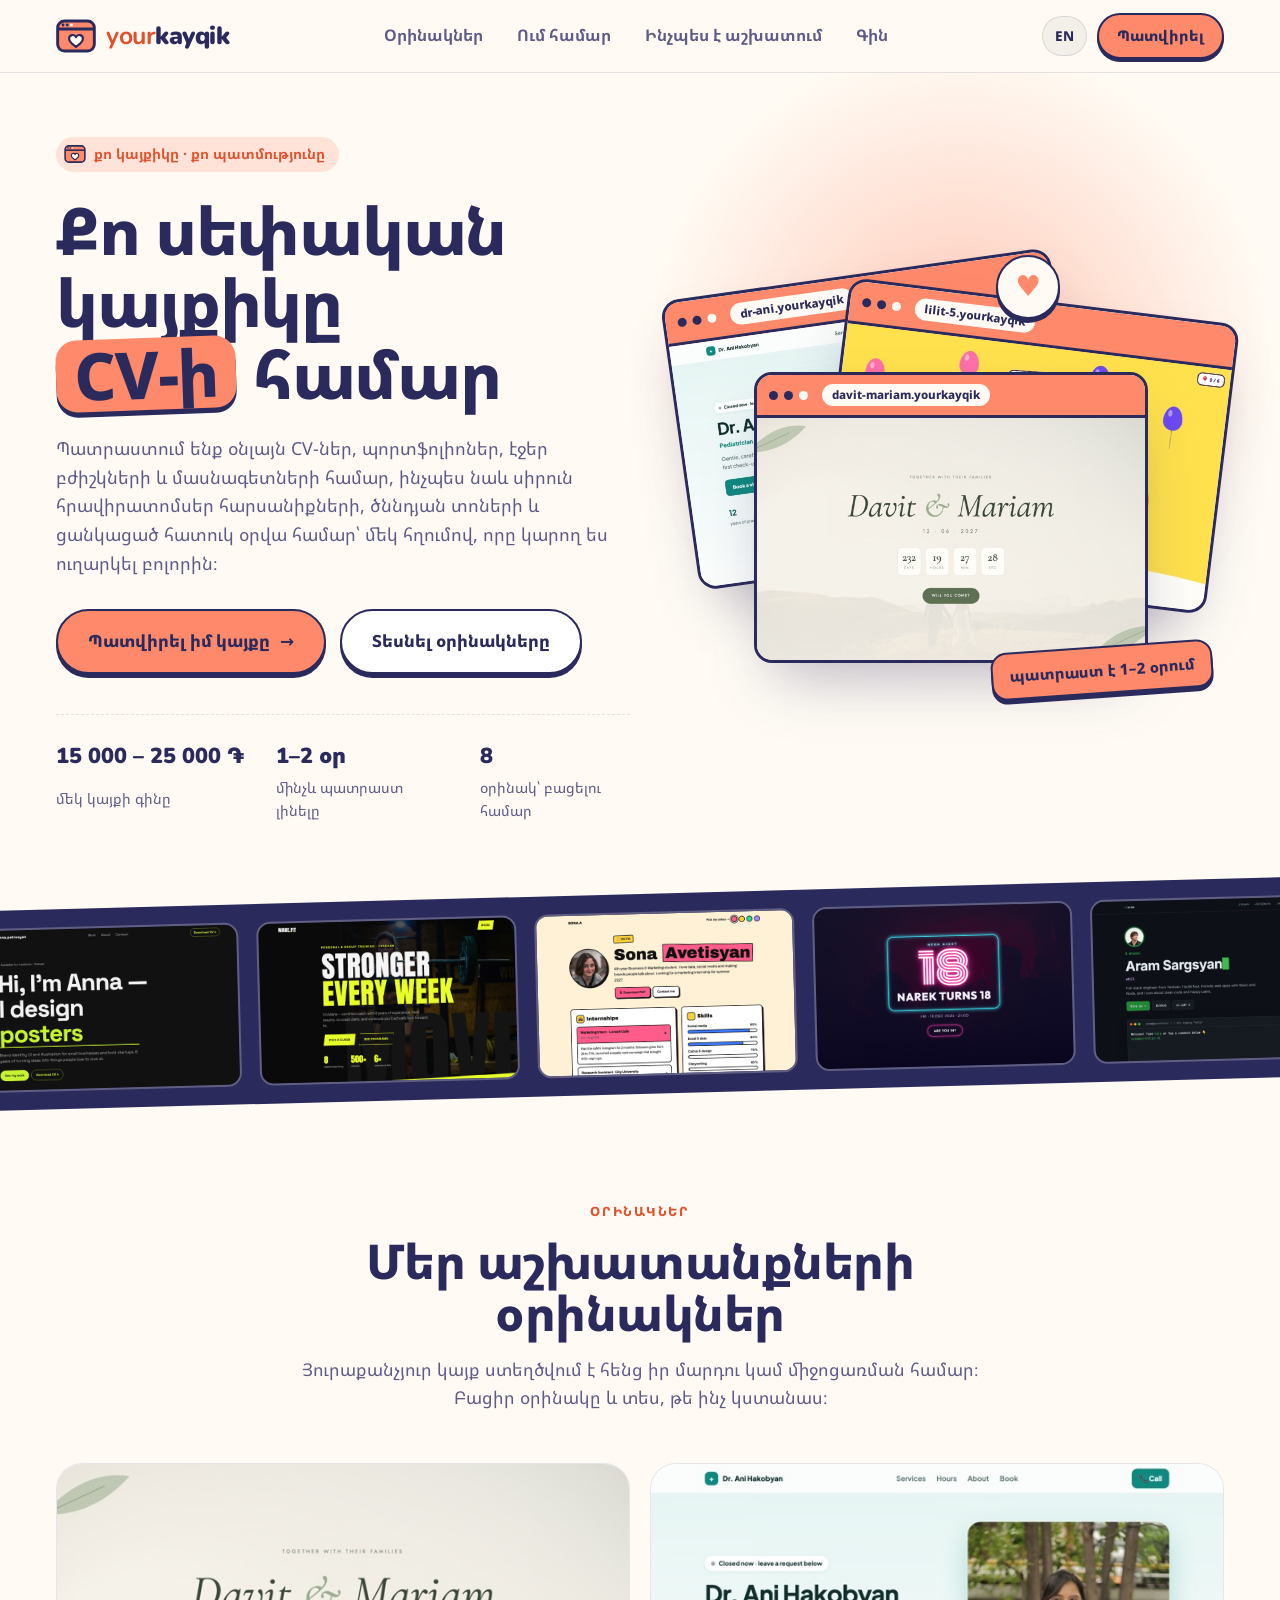
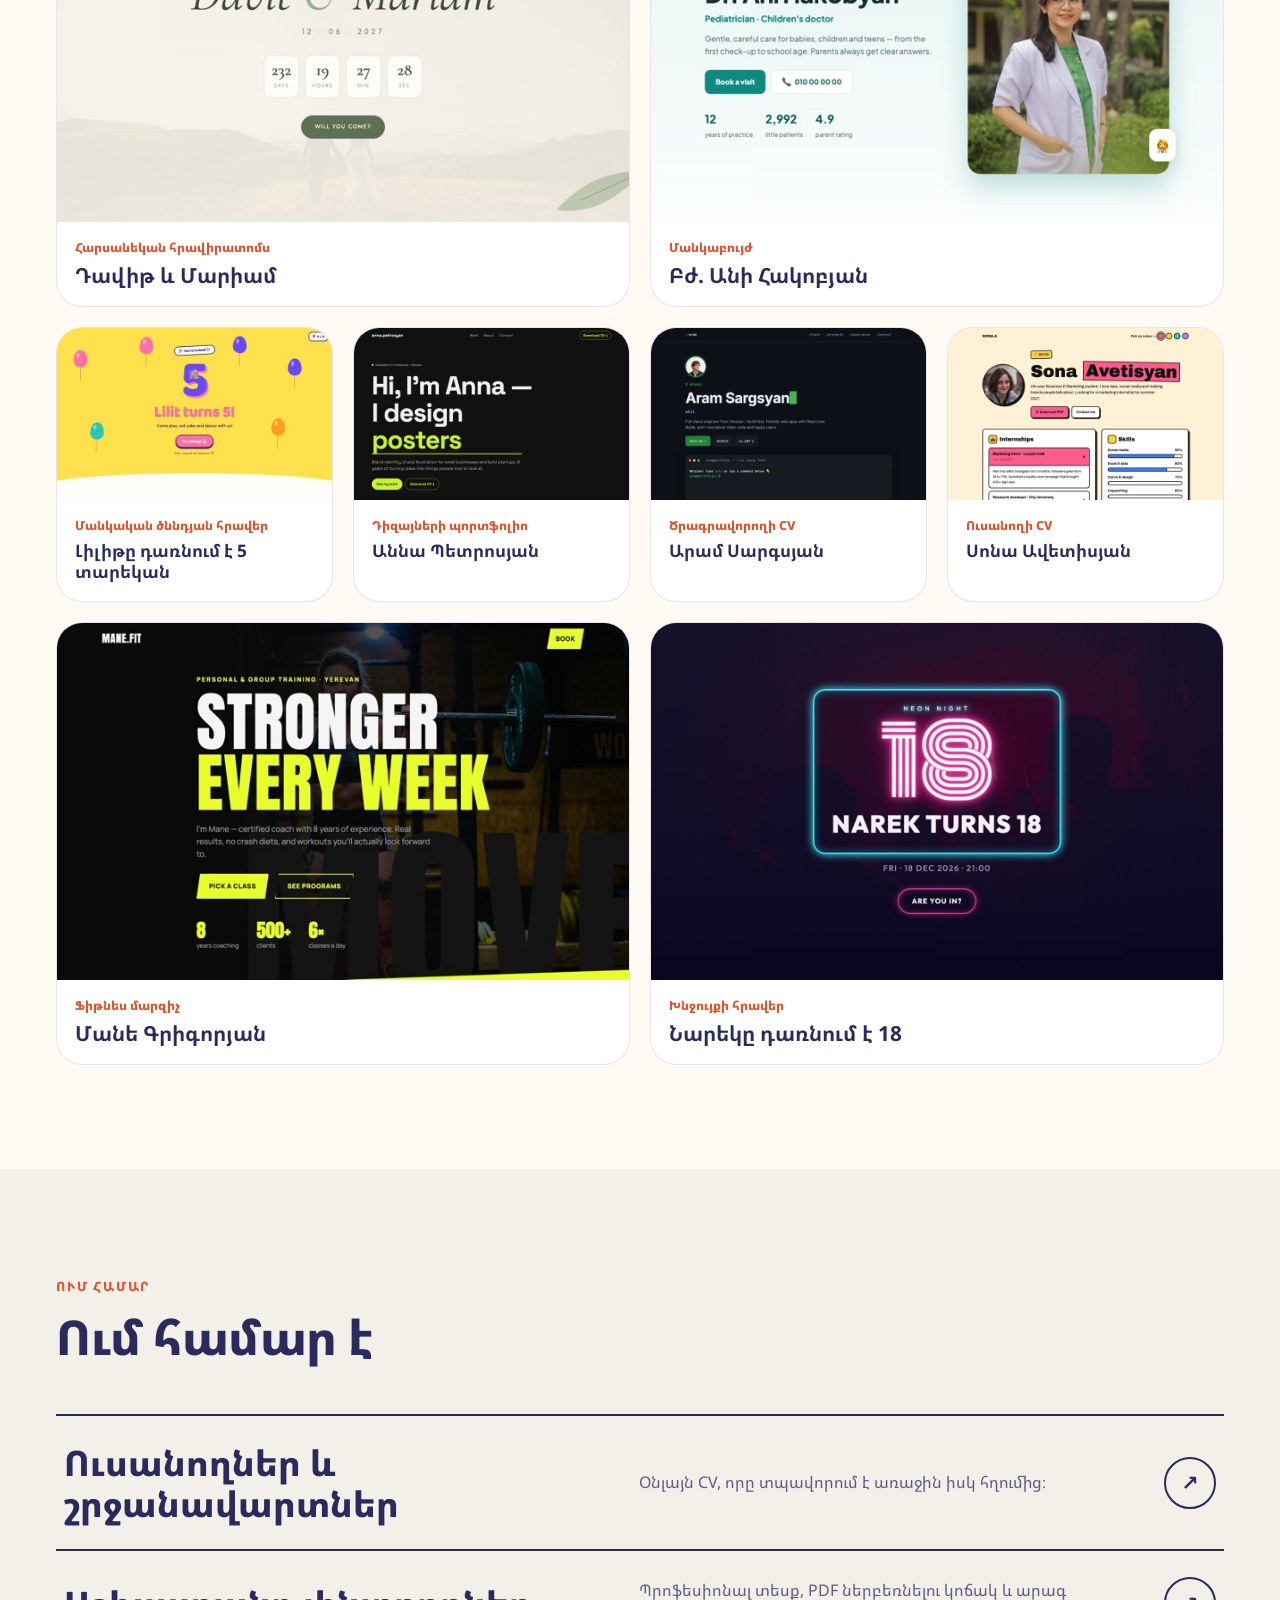
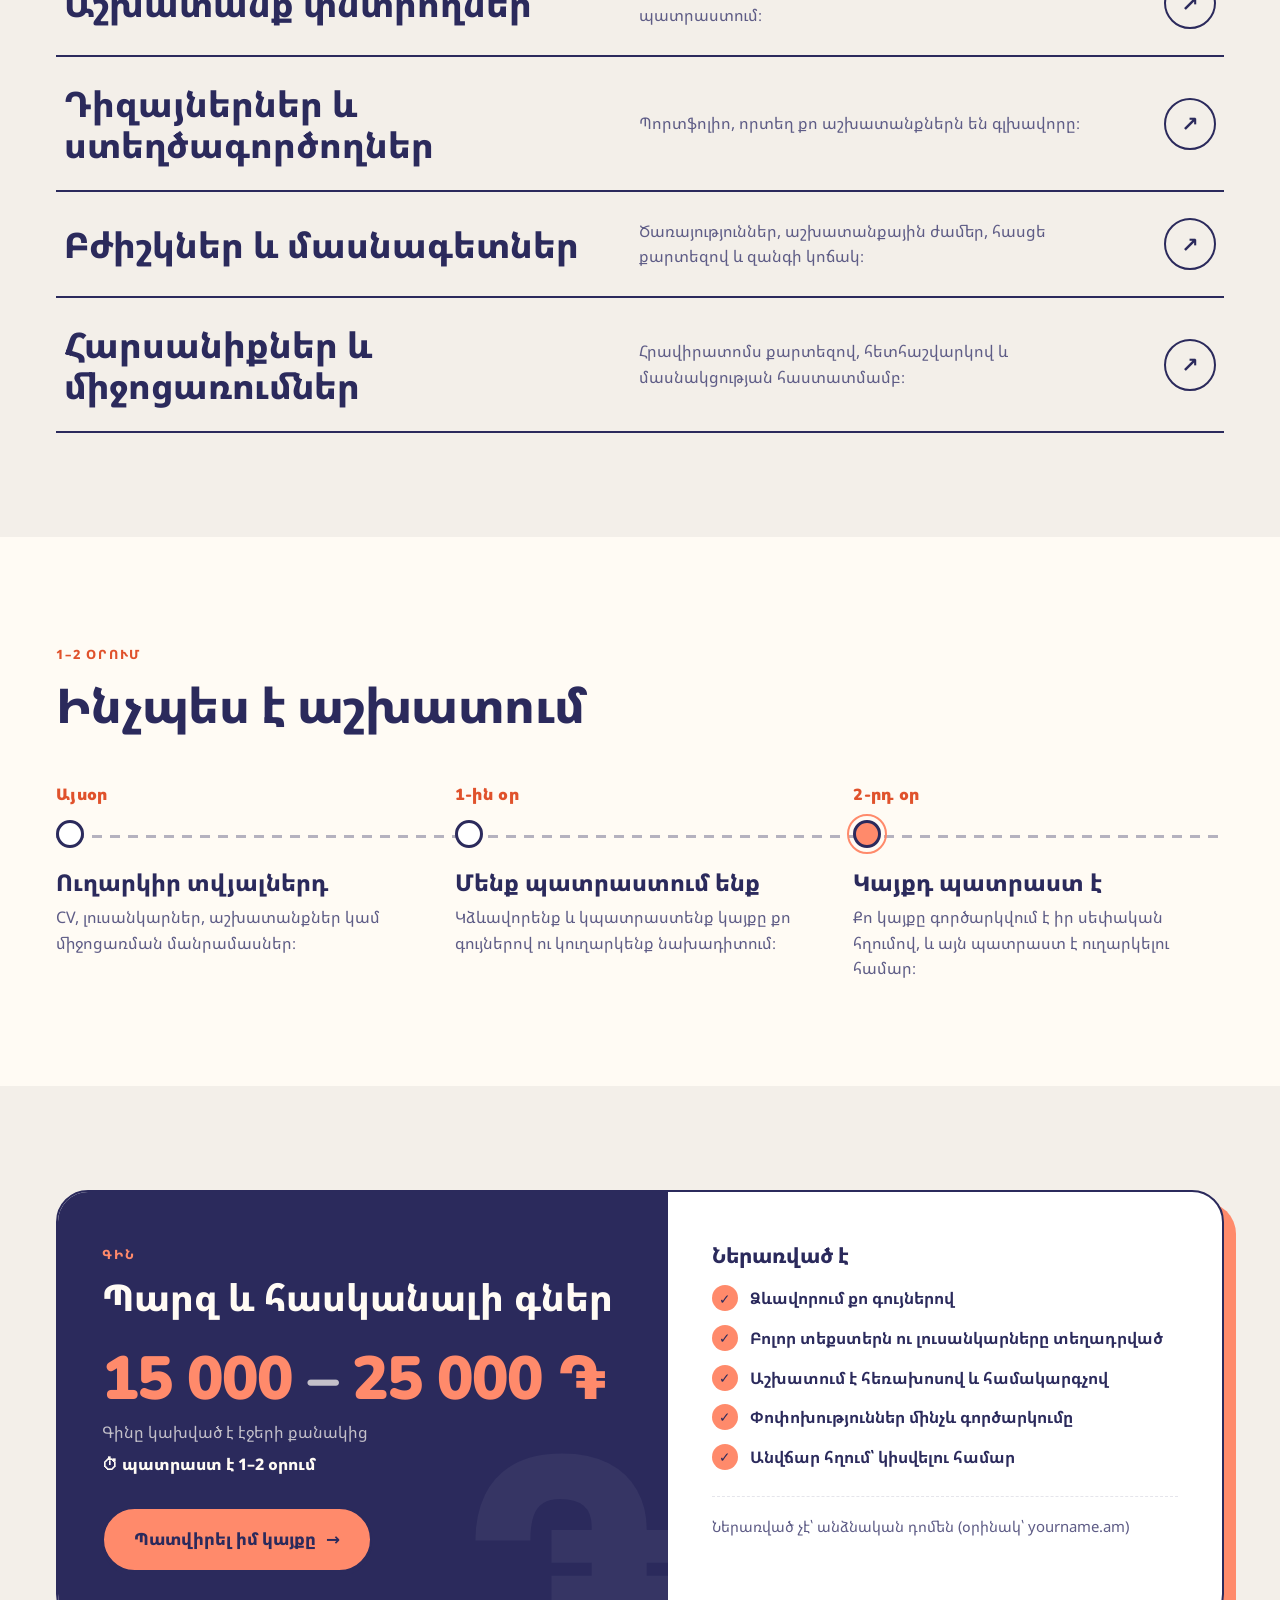
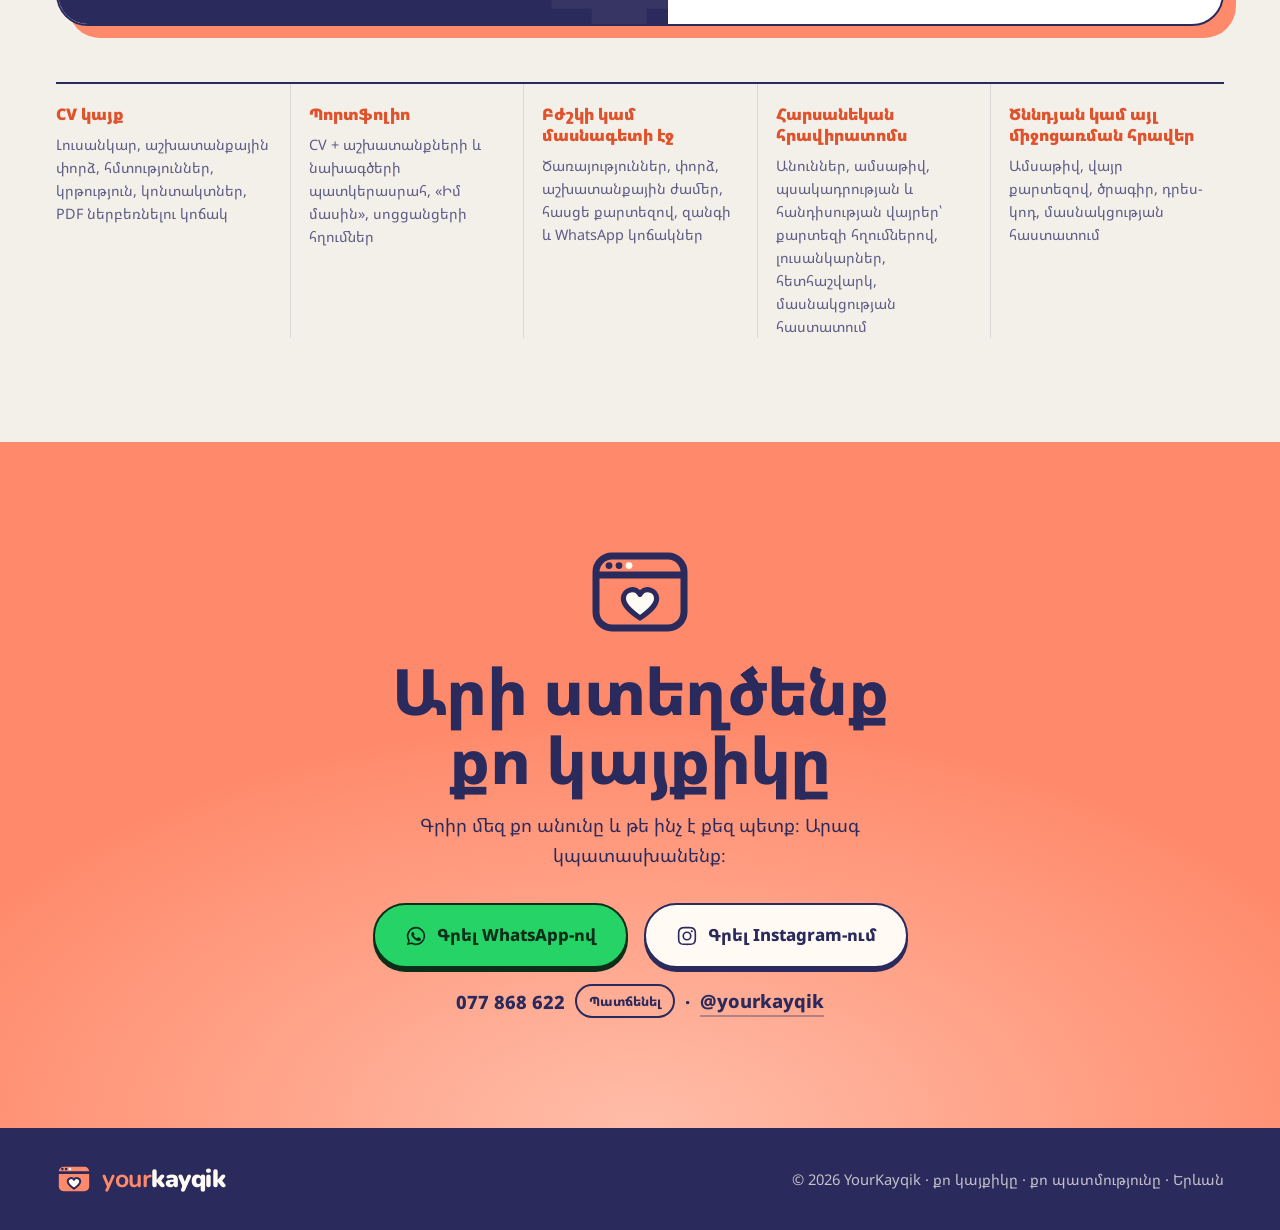
<file: index.html>
<!doctype html>
<html lang="hy">
<head>
  <meta charset="utf-8">
  <meta name="viewport" content="width=device-width, initial-scale=1, viewport-fit=cover">
  <title>YourKayqik</title>
  <meta name="claude:viewport-fit-sides" content="cover">
  <meta name="description" content="Սիրուն կայքեր CV-ի, պորտֆոլիոյի, բժիշկների, հարսանիքների և ծնունդների համար։ 15 000 – 25 000 ֏ · պատրաստ է 1–2 օրում։">
  <meta property="og:title" content="YourKayqik · քո կայքիկը">
  <meta property="og:description" content="Cute personal websites and invitations · 15,000 – 25,000 ֏ · ready in 1–2 days">
  <link rel="icon" href="assets/icon.svg" type="image/svg+xml">
  <link rel="preconnect" href="https://fonts.googleapis.com">
  <link rel="preconnect" href="https://fonts.gstatic.com" crossorigin>
  <link href="https://fonts.googleapis.com/css2?family=Nunito:wght@400;600;700;800;900&family=Noto+Sans+Armenian:wght@400;500;700;800;900&display=swap" rel="stylesheet">
  <link rel="stylesheet" href="css/style.css">
</head>
<body>

  <!-- Logo mark, reused across the page -->
  <svg width="0" height="0" style="position:absolute" aria-hidden="true">
    <symbol id="mark" viewBox="0 0 48 40">
      <rect x="2" y="2" width="44" height="36" rx="8" fill="#FF8A6B" stroke="#2B2A5C" stroke-width="3.5"/>
      <line x1="2" y1="11.5" x2="46" y2="11.5" stroke="#2B2A5C" stroke-width="3.5"/>
      <circle cx="8.5" cy="6.8" r="1.7" fill="#2B2A5C"/>
      <circle cx="13.5" cy="6.8" r="1.7" fill="#2B2A5C"/>
      <circle cx="18.5" cy="6.8" r="1.7" fill="#FFFBF4"/>
      <path d="M24 33c-5.2-3.7-8.3-6.5-8.3-9.8a4.4 4.4 0 0 1 8.3-2 4.4 4.4 0 0 1 8.3 2c0 3.3-3.1 6.1-8.3 9.8z" fill="#FFFBF4" stroke="#2B2A5C" stroke-width="2.6" stroke-linejoin="round"/>
    </symbol>
  </svg>

  <!-- 1. Header -->
  <header class="header">
    <div class="wrap header__inner">
      <a href="#top" class="logo" aria-label="YourKayqik">
        <svg class="logo__mark"><use href="#mark"/></svg>
        <span class="logo__word"><span class="logo__your">your</span><span class="logo__kayqik">kayqik</span></span>
      </a>
      <nav class="nav" id="nav">
        <a href="#examples" data-i18n="nav.examples">Օրինակներ</a>
        <a href="#for" data-i18n="nav.for">Ում համար</a>
        <a href="#how" data-i18n="nav.how">Ինչպես է աշխատում</a>
        <a href="#price" data-i18n="nav.price">Գին</a>
      </nav>
      <div class="header__actions">
        <button class="lang" id="lang" type="button" aria-label="Switch language">EN</button>
        <a href="#contact" class="btn btn--small" data-i18n="nav.order">Պատվիրել</a>
        <button class="burger" id="burger" type="button" aria-label="Menu" aria-expanded="false"><span></span><span></span></button>
      </div>
    </div>
  </header>

  <main id="top">

    <!-- 2. Hero -->
    <section class="hero" id="hero">
      <div class="hero__glow" aria-hidden="true"></div>
      <div class="wrap hero__inner">
        <div class="hero__copy">
          <p class="eyebrow"><svg class="eyebrow__mark"><use href="#mark"/></svg> քո կայքիկը · քո պատմությունը</p>
          <h1 class="hero__title">
            <span class="line" data-i18n="hero.line1">Քո սեփական կայքիկը</span>
            <span class="line line--rot">
              <span data-i18n="hero.pre"></span>
              <span class="rot" aria-live="polite"><span class="rot__word" id="rotWord">CV-ի</span></span>
              <span data-i18n="hero.post">համար</span>
            </span>
          </h1>
          <p class="lead" data-i18n="hero.text">Պատրաստում ենք օնլայն CV-ներ, պորտֆոլիոներ, էջեր բժիշկների և մասնագետների համար, ինչպես նաև սիրուն հրավիրատոմսեր հարսանիքների, ծննդյան տոների և ցանկացած հատուկ օրվա համար՝ մեկ հղումով, որը կարող ես ուղարկել բոլորին։</p>
          <div class="hero__buttons">
            <a href="#contact" class="btn btn--big"><span data-i18n="hero.order">Պատվիրել իմ կայքը</span> <span class="btn__arrow" aria-hidden="true">→</span></a>
            <a href="#examples" class="btn btn--ghost btn--big" data-i18n="hero.see">Տեսնել օրինակները</a>
          </div>
          <dl class="hero__facts">
            <div><dt>15 000 – 25 000 ֏</dt><dd data-i18n="hero.fact.price">մեկ կայքի գինը</dd></div>
            <div><dt data-i18n="hero.fact.days">1–2 օր</dt><dd data-i18n="hero.fact.daysText">մինչև պատրաստ լինելը</dd></div>
            <div><dt>8</dt><dd data-i18n="hero.fact.types">օրինակ՝ բացելու համար</dd></div>
          </dl>
        </div>

        <div class="fan" id="fan" aria-hidden="true">
          <a class="frame frame--left" data-example="doctor" tabindex="-1">
            <span class="frame__bar"><i></i><i></i><i></i><b>dr-ani.yourkayqik</b></span>
            <img src="assets/examples/doctor.jpg" alt="" width="640" height="400">
          </a>
          <a class="frame frame--right" data-example="birthday" tabindex="-1">
            <span class="frame__bar"><i></i><i></i><i></i><b>lilit-5.yourkayqik</b></span>
            <img src="assets/examples/birthday.jpg" alt="" width="640" height="400">
          </a>
          <a class="frame frame--center" data-example="wedding" tabindex="-1">
            <span class="frame__bar"><i></i><i></i><i></i><b>davit-mariam.yourkayqik</b></span>
            <img src="assets/examples/wedding.jpg" alt="" width="640" height="400">
          </a>
          <span class="sticker sticker--heart">♥</span>
          <span class="sticker sticker--time" data-i18n="hero.sticker">պատրաստ է 1–2 օրում</span>
        </div>
      </div>
    </section>

    <!-- Moving strip of all examples -->
    <div class="strip" aria-hidden="true">
      <div class="strip__track" id="stripTrack">
        <a class="strip__item" data-example="portfolio" tabindex="-1"><img src="assets/examples/portfolio.jpg" alt="" width="640" height="400" loading="lazy"></a>
        <a class="strip__item" data-example="fitness" tabindex="-1"><img src="assets/examples/fitness.jpg" alt="" width="640" height="400" loading="lazy"></a>
        <a class="strip__item" data-example="student" tabindex="-1"><img src="assets/examples/student.jpg" alt="" width="640" height="400" loading="lazy"></a>
        <a class="strip__item" data-example="party" tabindex="-1"><img src="assets/examples/party.jpg" alt="" width="640" height="400" loading="lazy"></a>
        <a class="strip__item" data-example="developer" tabindex="-1"><img src="assets/examples/developer.jpg" alt="" width="640" height="400" loading="lazy"></a>
        <a class="strip__item" data-example="doctor" tabindex="-1"><img src="assets/examples/doctor.jpg" alt="" width="640" height="400" loading="lazy"></a>
        <a class="strip__item" data-example="wedding" tabindex="-1"><img src="assets/examples/wedding.jpg" alt="" width="640" height="400" loading="lazy"></a>
        <a class="strip__item" data-example="birthday" tabindex="-1"><img src="assets/examples/birthday.jpg" alt="" width="640" height="400" loading="lazy"></a>
      </div>
    </div>

    <!-- 3. Examples -->
    <section class="section" id="examples">
      <div class="wrap">
        <div class="section__head">
          <p class="kicker" data-i18n="ex.kicker">Օրինակներ</p>
          <h2 data-i18n="ex.title">Մեր աշխատանքների օրինակներ</h2>
          <p data-i18n="ex.text">Յուրաքանչյուր կայք ստեղծվում է հենց իր մարդու կամ միջոցառման համար։ Բացիր օրինակը և տես, թե ինչ կստանաս։</p>
        </div>

        <div class="bento">
          <a class="card card--wide" data-example="wedding">
            <span class="card__shot"><img src="assets/examples/wedding.jpg" alt="" width="640" height="400" loading="lazy"></span>
            <span class="card__body"><span class="card__tag" data-i18n="ex.wedding.what">Հարսանեկան հրավիրատոմս</span><strong data-i18n="ex.wedding.name">Դավիթ և Մարիամ</strong><span class="card__open" data-i18n="ex.open">Բացել →</span></span>
          </a>
          <a class="card card--wide" data-example="doctor">
            <span class="card__shot"><img src="assets/examples/doctor.jpg" alt="" width="640" height="400" loading="lazy"></span>
            <span class="card__body"><span class="card__tag" data-i18n="ex.doctor.what">Մանկաբույժ</span><strong data-i18n="ex.doctor.name">Բժ. Անի Հակոբյան</strong><span class="card__open" data-i18n="ex.open">Բացել →</span></span>
          </a>
          <a class="card" data-example="birthday">
            <span class="card__shot"><img src="assets/examples/birthday.jpg" alt="" width="640" height="400" loading="lazy"></span>
            <span class="card__body"><span class="card__tag" data-i18n="ex.birthday.what">Մանկական ծննդյան հրավեր</span><strong data-i18n="ex.birthday.name">Լիլիթը դառնում է 5 տարեկան</strong><span class="card__open" data-i18n="ex.open">Բացել →</span></span>
          </a>
          <a class="card" data-example="portfolio">
            <span class="card__shot"><img src="assets/examples/portfolio.jpg" alt="" width="640" height="400" loading="lazy"></span>
            <span class="card__body"><span class="card__tag" data-i18n="ex.portfolio.what">Դիզայների պորտֆոլիո</span><strong data-i18n="ex.portfolio.name">Աննա Պետրոսյան</strong><span class="card__open" data-i18n="ex.open">Բացել →</span></span>
          </a>
          <a class="card" data-example="developer">
            <span class="card__shot"><img src="assets/examples/developer.jpg" alt="" width="640" height="400" loading="lazy"></span>
            <span class="card__body"><span class="card__tag" data-i18n="ex.developer.what">Ծրագրավորողի CV</span><strong data-i18n="ex.developer.name">Արամ Սարգսյան</strong><span class="card__open" data-i18n="ex.open">Բացել →</span></span>
          </a>
          <a class="card" data-example="student">
            <span class="card__shot"><img src="assets/examples/student.jpg" alt="" width="640" height="400" loading="lazy"></span>
            <span class="card__body"><span class="card__tag" data-i18n="ex.student.what">Ուսանողի CV</span><strong data-i18n="ex.student.name">Սոնա Ավետիսյան</strong><span class="card__open" data-i18n="ex.open">Բացել →</span></span>
          </a>
          <a class="card card--wide" data-example="fitness">
            <span class="card__shot"><img src="assets/examples/fitness.jpg" alt="" width="640" height="400" loading="lazy"></span>
            <span class="card__body"><span class="card__tag" data-i18n="ex.fitness.what">Ֆիթնես մարզիչ</span><strong data-i18n="ex.fitness.name">Մանե Գրիգորյան</strong><span class="card__open" data-i18n="ex.open">Բացել →</span></span>
          </a>
          <a class="card card--wide" data-example="party">
            <span class="card__shot"><img src="assets/examples/party.jpg" alt="" width="640" height="400" loading="lazy"></span>
            <span class="card__body"><span class="card__tag" data-i18n="ex.party.what">Խնջույքի հրավեր</span><strong data-i18n="ex.party.name">Նարեկը դառնում է 18</strong><span class="card__open" data-i18n="ex.open">Բացել →</span></span>
          </a>
        </div>
      </div>
    </section>

    <!-- 4. Who it's for: each row leads to the matching example -->
    <section class="section section--tint" id="for">
      <div class="wrap">
        <div class="section__head section__head--left">
          <p class="kicker" data-i18n="for.kicker">Ում համար</p>
          <h2 data-i18n="for.title">Ում համար է</h2>
        </div>
        <div class="who">
          <a class="who__row" data-example="student">
            <span class="who__name" data-i18n="for.students">Ուսանողներ և շրջանավարտներ</span>
            <span class="who__text" data-i18n="for.students.text">Օնլայն CV, որը տպավորում է առաջին իսկ հղումից։</span>
            <span class="who__go" aria-hidden="true">↗</span>
          </a>
          <a class="who__row" data-example="developer">
            <span class="who__name" data-i18n="for.jobs">Աշխատանք փնտրողներ</span>
            <span class="who__text" data-i18n="for.jobs.text">Պրոֆեսիոնալ տեսք, PDF ներբեռնելու կոճակ և արագ պատրաստում։</span>
            <span class="who__go" aria-hidden="true">↗</span>
          </a>
          <a class="who__row" data-example="portfolio">
            <span class="who__name" data-i18n="for.creatives">Դիզայներներ և ստեղծագործողներ</span>
            <span class="who__text" data-i18n="for.creatives.text">Պորտֆոլիո, որտեղ քո աշխատանքներն են գլխավորը։</span>
            <span class="who__go" aria-hidden="true">↗</span>
          </a>
          <a class="who__row" data-example="doctor">
            <span class="who__name" data-i18n="for.doctors">Բժիշկներ և մասնագետներ</span>
            <span class="who__text" data-i18n="for.doctors.text">Ծառայություններ, աշխատանքային ժամեր, հասցե քարտեզով և զանգի կոճակ։</span>
            <span class="who__go" aria-hidden="true">↗</span>
          </a>
          <a class="who__row" data-example="wedding">
            <span class="who__name" data-i18n="for.events">Հարսանիքներ և միջոցառումներ</span>
            <span class="who__text" data-i18n="for.events.text">Հրավիրատոմս քարտեզով, հետհաշվարկով և մասնակցության հաստատմամբ։</span>
            <span class="who__go" aria-hidden="true">↗</span>
          </a>
        </div>
      </div>
    </section>

    <!-- 5. How it works: a real timeline, from your message to a live link -->
    <section class="section" id="how">
      <div class="wrap">
        <div class="section__head section__head--left">
          <p class="kicker" data-i18n="how.kicker">1–2 օրում</p>
          <h2 data-i18n="how.title">Ինչպես է աշխատում</h2>
        </div>
        <ol class="timeline">
          <li>
            <span class="timeline__day" data-i18n="how.1.day">Այսօր</span>
            <span class="timeline__dot" aria-hidden="true"></span>
            <h3 data-i18n="how.1.title">Ուղարկիր տվյալներդ</h3>
            <p data-i18n="how.1.text">CV, լուսանկարներ, աշխատանքներ կամ միջոցառման մանրամասներ։</p>
          </li>
          <li>
            <span class="timeline__day" data-i18n="how.2.day">1-ին օր</span>
            <span class="timeline__dot" aria-hidden="true"></span>
            <h3 data-i18n="how.2.title">Մենք պատրաստում ենք</h3>
            <p data-i18n="how.2.text">Կձևավորենք և կպատրաստենք կայքը քո գույներով ու կուղարկենք նախադիտում։</p>
          </li>
          <li>
            <span class="timeline__day" data-i18n="how.3.day">2-րդ օր</span>
            <span class="timeline__dot timeline__dot--live" aria-hidden="true"></span>
            <h3 data-i18n="how.3.title">Կայքդ պատրաստ է</h3>
            <p data-i18n="how.3.text">Քո կայքը գործարկվում է իր սեփական հղումով, և այն պատրաստ է ուղարկելու համար։</p>
          </li>
        </ol>
      </div>
    </section>

    <!-- 6. Price -->
    <section class="section section--tint" id="price">
      <div class="wrap">
        <div class="price">
          <div class="price__main">
            <p class="kicker kicker--light" data-i18n="price.kicker">Գին</p>
            <h2 data-i18n="price.title">Պարզ և հասկանալի գներ</h2>
            <p class="price__amount">15 000 <span class="price__dash">–</span> 25 000 <span class="price__cur">֏</span></p>
            <p class="price__depends" data-i18n="price.depends">Գինը կախված է էջերի քանակից</p>
            <p class="price__time">⏱ <span data-i18n="price.time">պատրաստ է 1–2 օրում</span></p>
            <a href="#contact" class="btn btn--big"><span data-i18n="hero.order">Պատվիրել իմ կայքը</span> <span class="btn__arrow" aria-hidden="true">→</span></a>
          </div>
          <div class="price__details">
            <h3 data-i18n="price.included">Ներառված է</h3>
            <ul class="checks">
              <li data-i18n="price.inc.1">Ձևավորում քո գույներով</li>
              <li data-i18n="price.inc.2">Բոլոր տեքստերն ու լուսանկարները տեղադրված</li>
              <li data-i18n="price.inc.3">Աշխատում է հեռախոսով և համակարգչով</li>
              <li data-i18n="price.inc.4">Փոփոխություններ մինչև գործարկումը</li>
              <li data-i18n="price.inc.5">Անվճար հղում՝ կիսվելու համար</li>
            </ul>
            <p class="price__not" data-i18n="price.not">Ներառված չէ՝ անձնական դոմեն (օրինակ՝ yourname.am)</p>
          </div>
        </div>

        <dl class="types">
          <div><dt data-i18n="type.cv">CV կայք</dt><dd data-i18n="type.cv.text">Լուսանկար, աշխատանքային փորձ, հմտություններ, կրթություն, կոնտակտներ, PDF ներբեռնելու կոճակ</dd></div>
          <div><dt data-i18n="type.portfolio">Պորտֆոլիո</dt><dd data-i18n="type.portfolio.text">CV + աշխատանքների և նախագծերի պատկերասրահ, «Իմ մասին», սոցցանցերի հղումներ</dd></div>
          <div><dt data-i18n="type.doctor">Բժշկի կամ մասնագետի էջ</dt><dd data-i18n="type.doctor.text">Ծառայություններ, փորձ, աշխատանքային ժամեր, հասցե քարտեզով, զանգի և WhatsApp կոճակներ</dd></div>
          <div><dt data-i18n="type.wedding">Հարսանեկան հրավիրատոմս</dt><dd data-i18n="type.wedding.text">Անուններ, ամսաթիվ, պսակադրության և հանդիսության վայրեր՝ քարտեզի հղումներով, լուսանկարներ, հետհաշվարկ, մասնակցության հաստատում</dd></div>
          <div><dt data-i18n="type.event">Ծննդյան կամ այլ միջոցառման հրավեր</dt><dd data-i18n="type.event.text">Ամսաթիվ, վայր քարտեզով, ծրագիր, դրես-կոդ, մասնակցության հաստատում</dd></div>
        </dl>
      </div>
    </section>

    <!-- 7. Contact -->
    <section class="contact" id="contact">
      <div class="wrap contact__inner">
        <svg class="contact__mark" aria-hidden="true"><use href="#mark"/></svg>
        <h2 data-i18n="contact.title">Արի ստեղծենք քո կայքիկը</h2>
        <p data-i18n="contact.text">Գրիր մեզ քո անունը և թե ինչ է քեզ պետք։ Արագ կպատասխանենք։</p>
        <div class="contact__buttons">
          <a class="btn btn--big btn--whatsapp" id="wa" href="https://wa.me/37477868622" target="_blank" rel="noopener">
            <svg viewBox="0 0 24 24" aria-hidden="true"><path fill="currentColor" d="M12 2a10 10 0 0 0-8.6 15.1L2 22l5-1.3A10 10 0 1 0 12 2zm0 18.2a8.2 8.2 0 0 1-4.2-1.2l-.3-.2-3 .8.8-2.9-.2-.3A8.2 8.2 0 1 1 12 20.2zm4.5-6.1c-.2-.1-1.5-.7-1.7-.8-.2-.1-.4-.1-.6.1l-.8 1c-.1.2-.3.2-.5.1a6.7 6.7 0 0 1-3.3-2.9c-.3-.4.2-.4.7-1.3.1-.2 0-.3 0-.4l-.8-1.8c-.2-.5-.4-.4-.6-.4h-.5a1 1 0 0 0-.7.3 3 3 0 0 0-.9 2.2 5.2 5.2 0 0 0 1.1 2.7 11.8 11.8 0 0 0 4.5 4c1.7.7 2.3.8 3.2.6.5-.1 1.5-.6 1.7-1.2.2-.6.2-1.1.1-1.2l-.4-.3z"/></svg>
            <span data-i18n="contact.wa">Գրել WhatsApp-ով</span>
          </a>
          <a class="btn btn--big btn--light" href="https://instagram.com/yourkayqik" target="_blank" rel="noopener">
            <svg viewBox="0 0 24 24" aria-hidden="true"><path fill="currentColor" d="M12 7a5 5 0 1 0 0 10 5 5 0 0 0 0-10zm0 8.2a3.2 3.2 0 1 1 0-6.4 3.2 3.2 0 0 1 0 6.4zM17.2 5.6a1.2 1.2 0 1 0 0 2.4 1.2 1.2 0 0 0 0-2.4zM21.9 7.9c-.1-1.6-.4-3-1.6-4.2S17.7 2.2 16.1 2.1C14.5 2 9.5 2 7.9 2.1 6.3 2.2 4.9 2.5 3.7 3.7S2.2 6.3 2.1 7.9C2 9.5 2 14.5 2.1 16.1c.1 1.6.4 3 1.6 4.2s2.6 1.5 4.2 1.6c1.6.1 6.6.1 8.2 0 1.6-.1 3-.4 4.2-1.6s1.5-2.6 1.6-4.2c.1-1.6.1-6.6 0-8.2zM19.8 18a3.3 3.3 0 0 1-1.9 1.9c-1.3.5-4.4.4-5.9.4s-4.6.1-5.9-.4A3.3 3.3 0 0 1 4.2 18c-.5-1.3-.4-4.4-.4-5.9s-.1-4.6.4-5.9A3.3 3.3 0 0 1 6.1 4.3c1.3-.5 4.4-.4 5.9-.4s4.6-.1 5.9.4a3.3 3.3 0 0 1 1.9 1.9c.5 1.3.4 4.4.4 5.9s.1 4.6-.5 5.9z"/></svg>
            <span data-i18n="contact.ig">Գրել Instagram-ում</span>
          </a>
        </div>
        <p class="contact__details">
          <span class="contact__phone" id="phone">077 868 622</span>
          <button class="copy" id="copyPhone" type="button" data-i18n="contact.copy">Պատճենել</button>
          <span aria-hidden="true">·</span>
          <a href="https://instagram.com/yourkayqik" target="_blank" rel="noopener">@yourkayqik</a>
        </p>
      </div>
    </section>
  </main>

  <!-- 8. Footer -->
  <footer class="footer">
    <div class="wrap footer__inner">
      <a href="#top" class="logo logo--light" aria-label="YourKayqik">
        <svg class="logo__mark"><use href="#mark"/></svg>
        <span class="logo__word"><span class="logo__your">your</span><span class="logo__kayqik">kayqik</span></span>
      </a>
      <p>© 2026 YourKayqik · քո կայքիկը · քո պատմությունը · <span data-i18n="footer.city">Երևան</span></p>
    </div>
  </footer>

  <script src="js/main.js"></script>
</body>
</html>
</file>
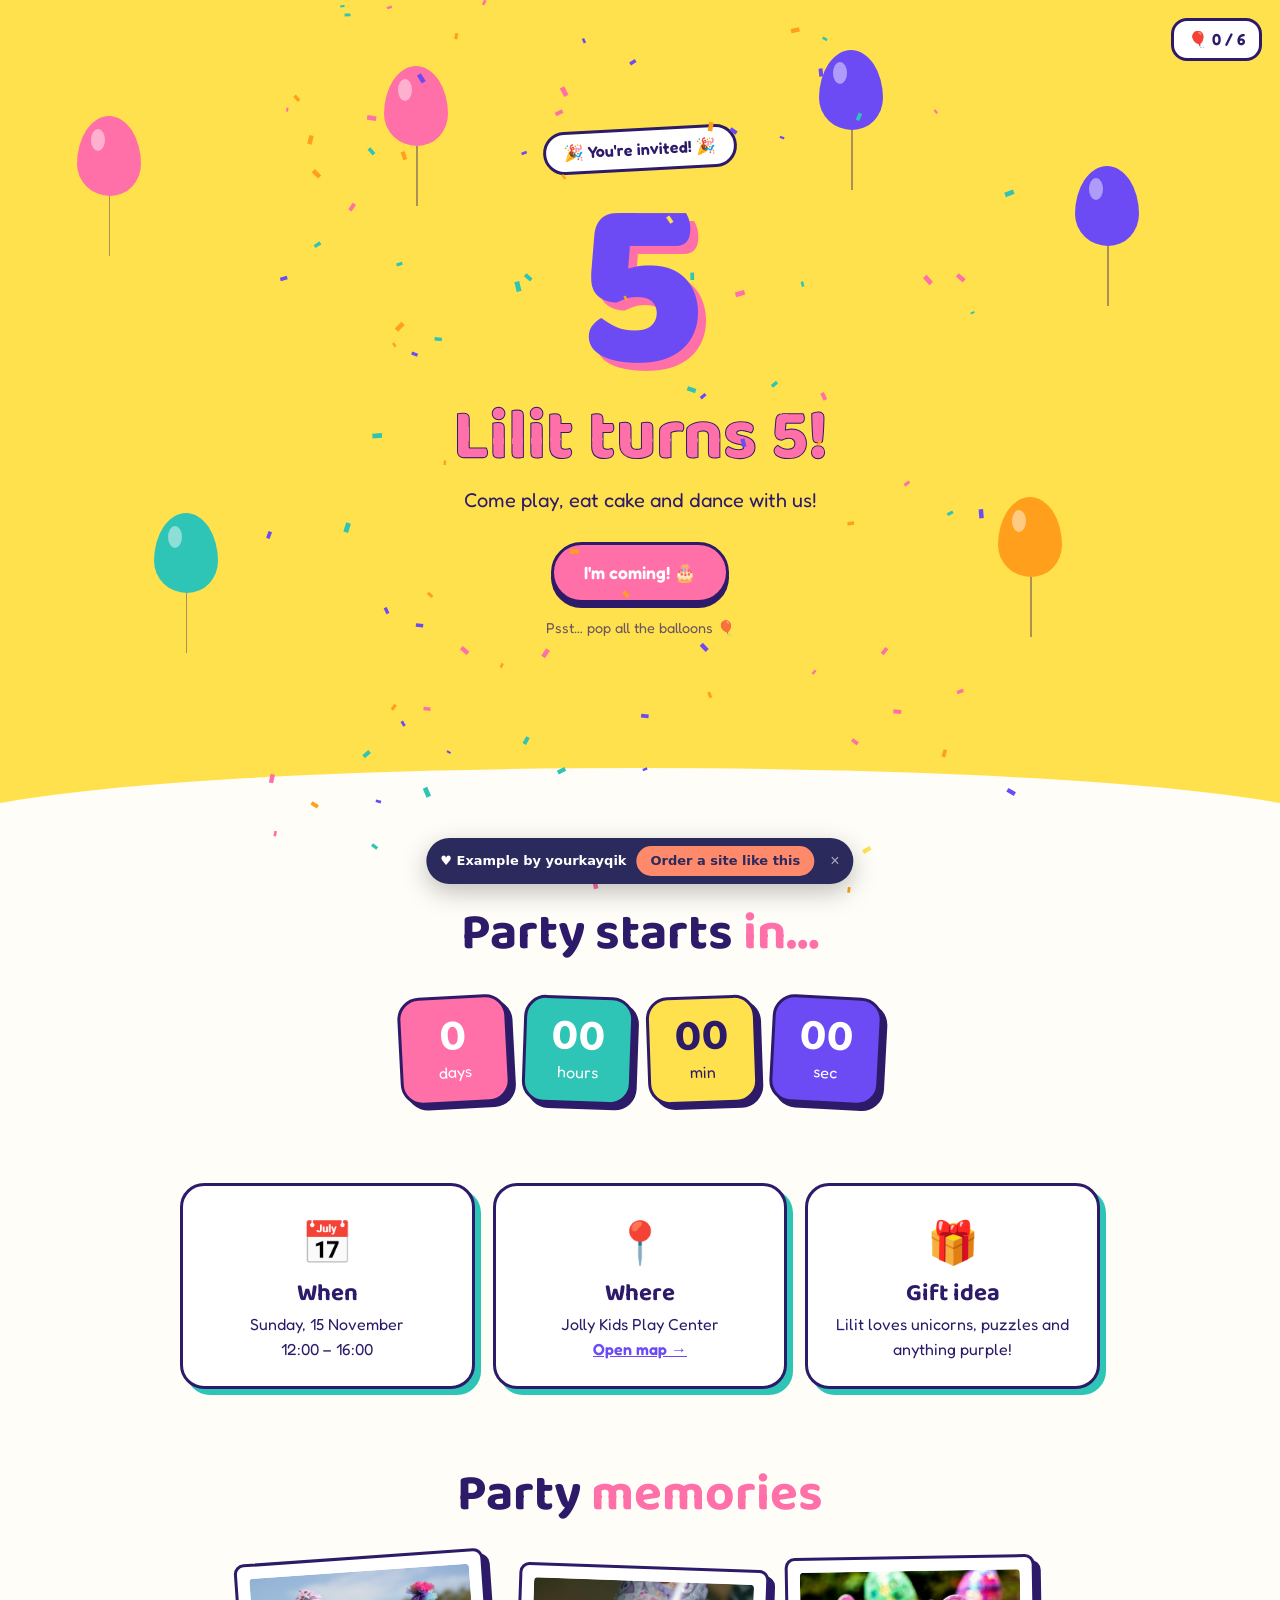
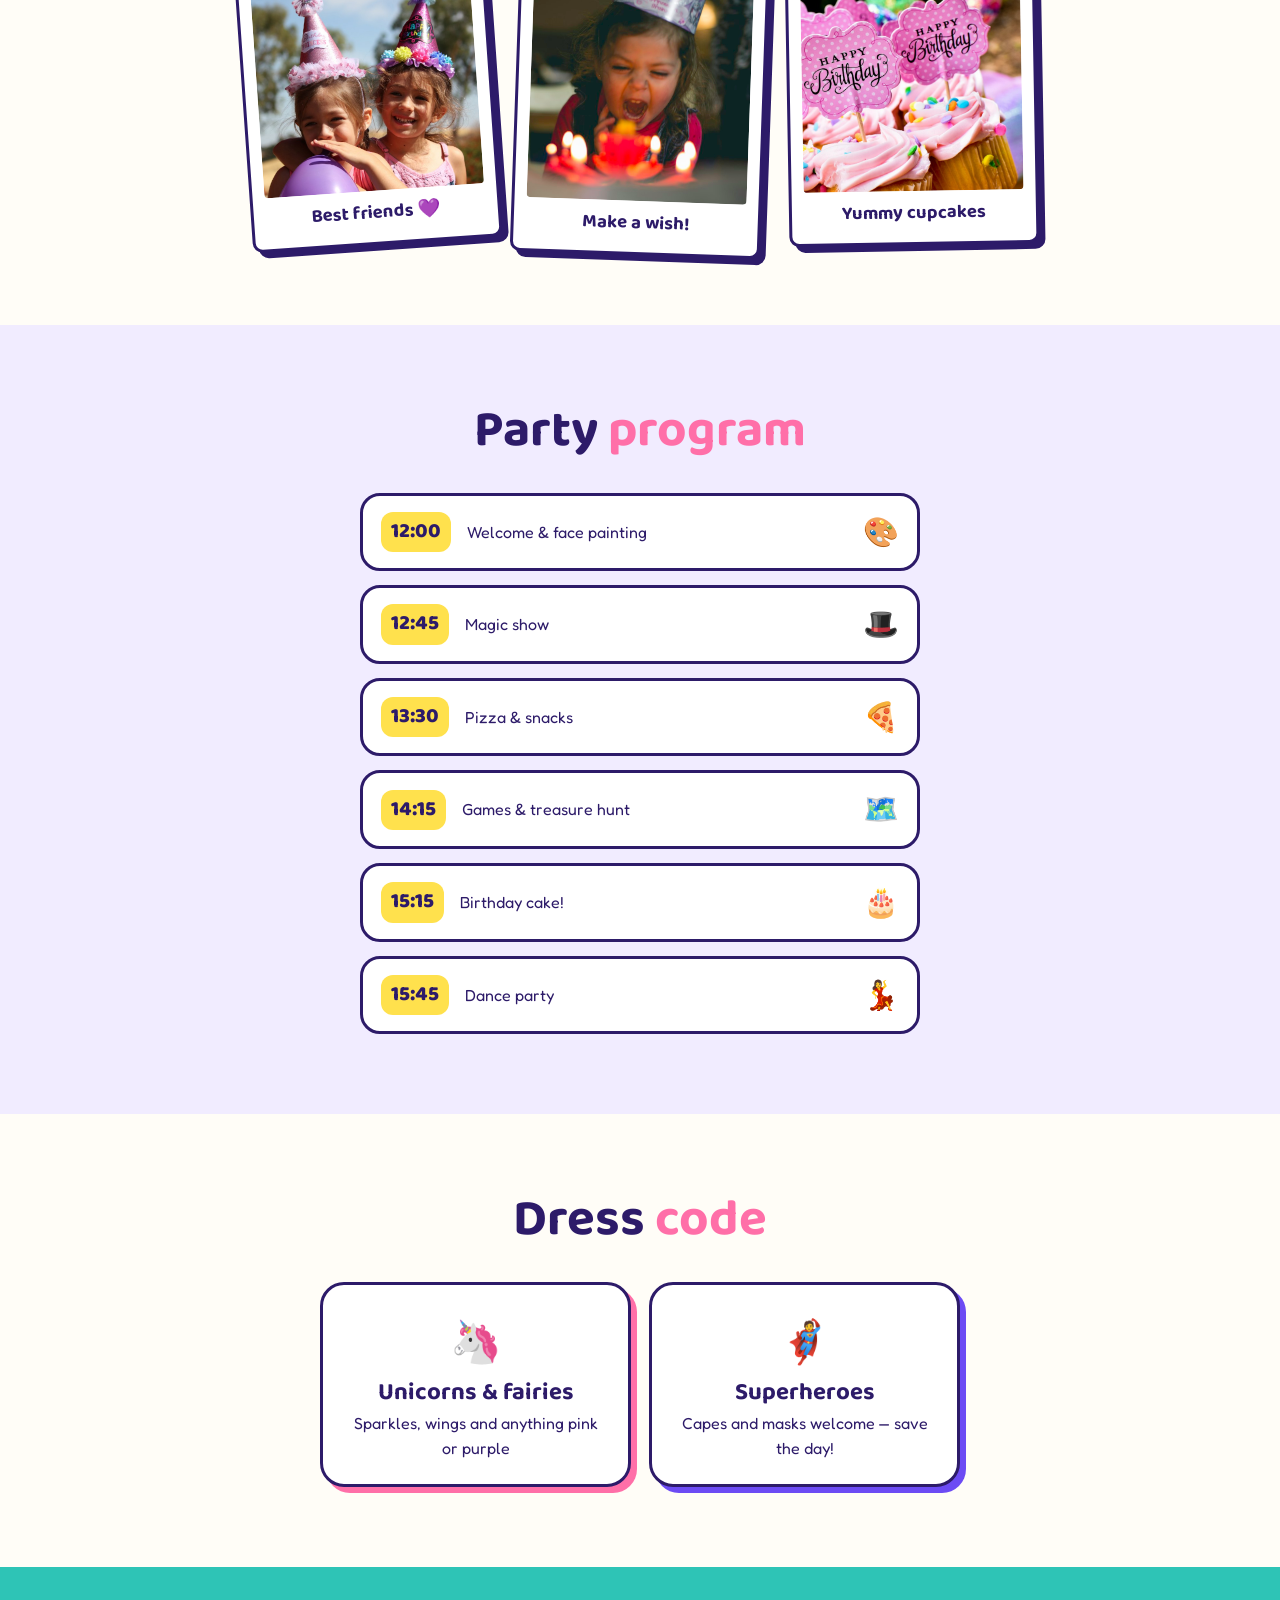
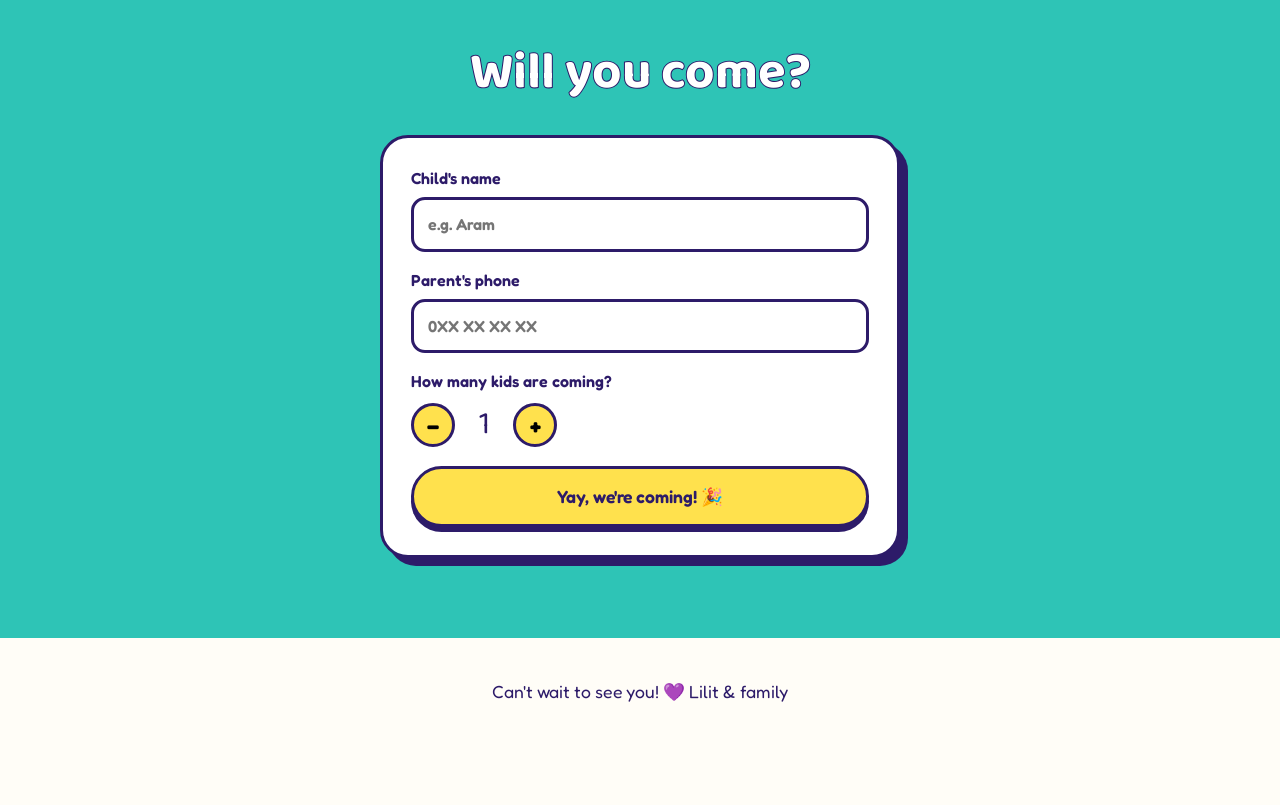
<file: examples/birthday.html>
<!doctype html>
<html lang="en">
<head>
  <meta charset="utf-8">
  <meta name="viewport" content="width=device-width, initial-scale=1">
  <title>Lilit turns 5! 🎈</title>
  <link rel="preconnect" href="https://fonts.googleapis.com">
  <link rel="preconnect" href="https://fonts.gstatic.com" crossorigin>
  <link href="https://fonts.googleapis.com/css2?family=Baloo+2:wght@500;700;800&family=Fredoka:wght@400;500;600&display=swap" rel="stylesheet">
  <style>
    :root { --yellow: #FFE14D; --pink: #FF6FA8; --purple: #6C4BF4; --teal: #2EC4B6; --ink: #2D1B69; --white: #FFFDF7; }
    * { box-sizing: border-box; }
    html { scroll-behavior: smooth; }
    body { margin: 0; font-family: "Fredoka", sans-serif; color: var(--ink); background: var(--white); line-height: 1.55; overflow-x: hidden; }
    h1, h2, h3 { font-family: "Baloo 2", cursive; margin: 0; line-height: 1.05; }
    p { margin: 0; }
    .wrap { max-width: 960px; margin: 0 auto; padding: 0 20px; }
    .btn { display: inline-block; font: inherit; font-weight: 600; font-size: 1.1rem; padding: 14px 30px; border-radius: 999px; border: 3px solid var(--ink); background: var(--pink); color: #fff; text-decoration: none; cursor: pointer; box-shadow: 0 5px 0 var(--ink); transition: transform .12s, box-shadow .12s; }
    .btn:hover { transform: translateY(-2px) rotate(-1deg); box-shadow: 0 7px 0 var(--ink); }
    .btn:active { transform: translateY(3px); box-shadow: 0 2px 0 var(--ink); }
    .btn--yellow { background: var(--yellow); color: var(--ink); }

    canvas#confetti { position: fixed; inset: 0; pointer-events: none; z-index: 50; }

    .hero { position: relative; min-height: 92vh; background: var(--yellow); display: grid; place-items: center; text-align: center; padding: 60px 20px 120px; overflow: hidden; }
    .hero::after { content: ""; position: absolute; left: -5%; right: -5%; bottom: -60px; height: 120px; background: var(--white); border-radius: 50% 50% 0 0; }
    .hero .tag { display: inline-block; background: #fff; border: 3px solid var(--ink); border-radius: 999px; padding: 6px 18px; font-weight: 600; transform: rotate(-3deg); }
    .five { font-family: "Baloo 2"; font-weight: 800; font-size: clamp(9rem, 32vw, 15rem); line-height: .9; color: var(--purple); text-shadow: 8px 8px 0 var(--pink); margin: 14px auto 0; cursor: pointer; display: block; width: fit-content; transition: transform .3s; }
    .five:hover { transform: rotate(-6deg) scale(1.05); }
    .hero h1 { font-size: clamp(2.6rem, 8vw, 4.4rem); color: var(--pink); -webkit-text-stroke: 2px var(--ink); paint-order: stroke fill; }
    .hero p.sub { font-size: 1.25rem; margin: 10px 0 26px; }
    .hero .hint { margin-top: 14px; font-size: .9rem; opacity: .7; }

    .balloon { position: absolute; width: 64px; height: 80px; border-radius: 50% 50% 48% 52% / 60% 60% 40% 40%; cursor: pointer; animation: rise 7s ease-in-out infinite; z-index: 2; border: 0; padding: 0; }
    .balloon::after { content: ""; position: absolute; left: 50%; top: 100%; width: 1.5px; height: 60px; background: rgba(45,27,105,.4); }
    .balloon::before { content: ""; position: absolute; left: 22%; top: 16%; width: 14px; height: 22px; border-radius: 50%; background: rgba(255,255,255,.45); }
    .balloon.popped { animation: pop .25s forwards; pointer-events: none; }
    @keyframes rise { 50% { transform: translateY(-22px) rotate(4deg); } }
    @keyframes pop { to { transform: scale(1.6); opacity: 0; } }
    .score { position: absolute; top: 18px; right: 18px; z-index: 3; background: #fff; border: 3px solid var(--ink); border-radius: 16px; padding: 6px 14px; font-weight: 600; }

    section { padding: 80px 0; }
    .title { font-size: clamp(2.2rem, 6vw, 3.2rem); text-align: center; margin-bottom: 34px; }
    .title span { color: var(--pink); }

    .count { display: flex; justify-content: center; gap: 14px; flex-wrap: wrap; }
    .count div { width: 110px; padding: 16px 0; border: 3px solid var(--ink); border-radius: 22px; text-align: center; box-shadow: 5px 5px 0 var(--ink); }
    .count div:nth-child(1) { background: var(--pink); color: #fff; transform: rotate(-3deg); }
    .count div:nth-child(2) { background: var(--teal); color: #fff; transform: rotate(2deg); }
    .count div:nth-child(3) { background: var(--yellow); transform: rotate(-2deg); }
    .count div:nth-child(4) { background: var(--purple); color: #fff; transform: rotate(3deg); }
    .count b { display: block; font-family: "Baloo 2"; font-size: 2.8rem; line-height: 1; }

    .info { display: grid; grid-template-columns: repeat(3, 1fr); gap: 18px; }
    .card { background: #fff; border: 3px solid var(--ink); border-radius: 24px; padding: 24px; text-align: center; box-shadow: 6px 6px 0 var(--teal); }
    .card .emoji { font-size: 2.6rem; }
    .card h3 { font-size: 1.5rem; margin: 6px 0; }
    .card a { color: var(--purple); font-weight: 600; }

    .polaroids { display: flex; justify-content: center; flex-wrap: wrap; gap: 22px; }
    .polaroid { margin: 0; background: #fff; padding: 12px 12px 14px; border: 3px solid var(--ink); border-radius: 10px; box-shadow: 6px 6px 0 var(--ink); width: 250px; transition: transform .2s; }
    .polaroid:nth-child(1) { transform: rotate(-4deg); }
    .polaroid:nth-child(2) { transform: rotate(2deg) translateY(10px); }
    .polaroid:nth-child(3) { transform: rotate(-1deg); }
    .polaroid:hover { transform: rotate(0) scale(1.05); }
    .polaroid img { display: block; width: 100%; aspect-ratio: 1; object-fit: cover; border-radius: 4px; }
    .polaroid figcaption { font-family: "Baloo 2"; font-weight: 700; text-align: center; margin-top: 8px; font-size: 1.15rem; }
    .program { background: #F1ECFF; }
    .timeline { max-width: 560px; margin: 0 auto; display: grid; gap: 14px; }
    .step { display: flex; align-items: center; gap: 16px; background: #fff; border: 3px solid var(--ink); border-radius: 20px; padding: 14px 18px; cursor: pointer; transition: transform .15s; }
    .step:hover { transform: translateX(6px); }
    .step time { font-family: "Baloo 2"; font-weight: 800; font-size: 1.3rem; background: var(--yellow); border-radius: 12px; padding: 4px 10px; flex: none; }
    .step .emoji { font-size: 1.8rem; margin-left: auto; transition: transform .4s; }
    .step.wiggle .emoji { transform: rotate(360deg) scale(1.3); }

    .dress { display: grid; grid-template-columns: 1fr 1fr; gap: 18px; max-width: 640px; margin: 0 auto; }
    .dress .card:first-child { box-shadow: 6px 6px 0 var(--pink); }
    .dress .card:last-child { box-shadow: 6px 6px 0 var(--purple); }

    .rsvp { background: var(--teal); }
    .rsvp .title { color: #fff; -webkit-text-stroke: 2px var(--ink); paint-order: stroke fill; }
    form { max-width: 520px; margin: 0 auto; background: #fff; border: 3px solid var(--ink); border-radius: 28px; padding: 28px; display: grid; gap: 16px; box-shadow: 8px 8px 0 var(--ink); }
    label { font-weight: 600; display: grid; gap: 6px; }
    input { font: inherit; padding: 12px 14px; border: 3px solid var(--ink); border-radius: 14px; }
    .stepper { display: flex; align-items: center; gap: 14px; }
    .stepper button { width: 44px; height: 44px; border-radius: 50%; border: 3px solid var(--ink); background: var(--yellow); font: inherit; font-size: 1.4rem; font-weight: 700; cursor: pointer; }
    .stepper output { font-family: "Baloo 2"; font-size: 2rem; min-width: 30px; text-align: center; }
    .thanks { display: none; text-align: center; }
    .thanks h3 { font-size: 2.2rem; color: var(--pink); }
    form.done > :not(.thanks) { display: none; }
    form.done .thanks { display: block; }
    footer { text-align: center; padding: 40px 20px 100px; font-size: 1.1rem; }

    @media (max-width: 720px) {
      .info, .dress { grid-template-columns: 1fr; }
      .count div { width: 72px; padding: 10px 0; border-radius: 16px; }
      .count b { font-size: 2rem; }
      .balloon { width: 48px; height: 60px; }
    }
  </style>
</head>
<body>
  <canvas id="confetti"></canvas>

  <header class="hero" id="hero">
    <div class="score" id="score">🎈 0 / 6</div>
    <div style="position:relative;z-index:2">
      <span class="tag">🎉 You're invited! 🎉</span>
      <div class="five" id="five" title="Tap me!" data-text="age"></div>
      <h1 id="headline"></h1>
      <p class="sub" data-text="tagline"></p>
      <a class="btn" href="#rsvp">I'm coming! 🎂</a>
      <p class="hint">Psst… pop all the balloons 🎈</p>
    </div>
  </header>

  <section>
    <div class="wrap">
      <h2 class="title">Party starts <span>in…</span></h2>
      <div class="count">
        <div><b id="d">0</b>days</div>
        <div><b id="h">0</b>hours</div>
        <div><b id="m">0</b>min</div>
        <div><b id="s">0</b>sec</div>
      </div>
    </div>
  </section>

  <section style="padding-top:0">
    <div class="wrap info">
      <div class="card"><div class="emoji">📅</div><h3>When</h3><p><span data-text="whenLabel"></span><br><span data-text="timeLabel"></span></p></div>
      <div class="card"><div class="emoji">📍</div><h3>Where</h3><p><span data-text="place"></span><br><a data-href="links.map" target="_blank" rel="noopener">Open map →</a></p></div>
      <div class="card"><div class="emoji">🎁</div><h3>Gift idea</h3><p data-text="giftIdea"></p></div>
    </div>
  </section>

  <section style="padding-top:0">
    <div class="wrap">
      <h2 class="title" id="memories">Party <span>memories</span></h2>
      <div class="polaroids" id="photos"></div>
    </div>
  </section>

  <section class="program">
    <div class="wrap">
      <h2 class="title">Party <span>program</span></h2>
      <div class="timeline" id="program"></div>
    </div>
  </section>

  <section>
    <div class="wrap">
      <h2 class="title">Dress <span>code</span></h2>
      <div class="dress" id="dress"></div>
    </div>
  </section>

  <section class="rsvp" id="rsvp">
    <div class="wrap">
      <h2 class="title">Will you come?</h2>
      <form id="form">
        <label>Child's name<input name="kid" required placeholder="e.g. Aram"></label>
        <label>Parent's phone<input name="phone" type="tel" required placeholder="0XX XX XX XX"></label>
        <div>
          <p style="font-weight:600;margin-bottom:6px">How many kids are coming?</p>
          <div class="stepper"><button type="button" data-step="-1">−</button><output id="kids">1</output><button type="button" data-step="1">+</button></div>
        </div>
        <button class="btn btn--yellow" type="submit">Yay, we're coming! 🎉</button>
        <div class="thanks"><h3>Hooray! 🎉</h3><p id="thanksText"></p></div>
      </form>
    </div>
  </section>

  <footer data-text="footer"></footer>

  <script src="render.js"></script>
  <script src="data/birthday.js"></script>
  <script>
    // Fill the page from DATA
    const headline = `${DATA.name} turns ${DATA.age}!`;
    DATA.links = { map: mapLink(DATA.mapQuery) };
    document.title = headline + " 🎈";
    bindData(DATA);
    document.getElementById("headline").textContent = headline;
    fill("#program", DATA.program, (p) =>
      `<div class="step"><time>${esc(p.time)}</time><span>${esc(p.what)}</span><span class="emoji">${esc(p.emoji)}</span></div>`);
    fill("#photos", DATA.photos, (p) =>
      `<figure class="polaroid"><img src="${esc(p.image)}" alt="${esc(p.caption)}" loading="lazy"><figcaption>${esc(p.caption)}</figcaption></figure>`);
    fill("#dress", DATA.dressCode, (d) =>
      `<div class="card"><div class="emoji">${esc(d.emoji)}</div><h3>${esc(d.title)}</h3><p>${esc(d.text)}</p></div>`);

    // Countdown
    const PARTY = new Date(DATA.start);
    const pad = (n) => String(n).padStart(2, "0");
    function tick() {
      let s = Math.max(0, Math.floor((PARTY - new Date()) / 1000));
      document.getElementById("d").textContent = Math.floor(s / 86400); s %= 86400;
      document.getElementById("h").textContent = pad(Math.floor(s / 3600));
      document.getElementById("m").textContent = pad(Math.floor((s % 3600) / 60));
      document.getElementById("s").textContent = pad(s % 60);
    }
    tick(); setInterval(tick, 1000);

    // Confetti
    const canvas = document.getElementById("confetti"), ctx = canvas.getContext("2d");
    const COLORS = ["#FF6FA8", "#6C4BF4", "#2EC4B6", "#FFE14D", "#FF9F1C"];
    let pieces = [];
    const resize = () => { canvas.width = innerWidth; canvas.height = innerHeight; };
    resize(); addEventListener("resize", resize);
    function burst(x = innerWidth / 2, y = innerHeight / 3, n = 120) {
      for (let i = 0; i < n; i++) pieces.push({
        x, y, vx: (Math.random() - .5) * 14, vy: Math.random() * -12 - 2, r: Math.random() * 6 + 4,
        c: COLORS[i % COLORS.length], a: Math.random() * 6, va: (Math.random() - .5) * .3, life: 0,
      });
    }
    (function draw() {
      ctx.clearRect(0, 0, canvas.width, canvas.height);
      pieces = pieces.filter((p) => p.y < canvas.height + 20 && p.life < 400);
      for (const p of pieces) {
        p.vy += .25; p.vx *= .99; p.x += p.vx; p.y += p.vy; p.a += p.va; p.life++;
        ctx.save(); ctx.translate(p.x, p.y); ctx.rotate(p.a); ctx.fillStyle = p.c;
        ctx.fillRect(-p.r / 2, -p.r / 4, p.r, p.r / 2); ctx.restore();
      }
      requestAnimationFrame(draw);
    })();
    setTimeout(() => burst(), 400);
    document.getElementById("five").addEventListener("click", (e) => burst(e.clientX, e.clientY, 80));

    // Balloon game
    const hero = document.getElementById("hero"), score = document.getElementById("score");
    const spots = [[6, 14], [84, 20], [12, 62], [78, 60], [30, 8], [64, 6]];
    let popped = 0;
    spots.forEach(([x, y], i) => {
      const b = document.createElement("button");
      b.className = "balloon"; b.setAttribute("aria-label", "Pop the balloon");
      b.style.cssText = `left:${x}%;top:${y}%;background:${["#FF6FA8", "#6C4BF4", "#2EC4B6", "#FF9F1C"][i % 4]};animation-delay:${i * -1.1}s`;
      b.addEventListener("click", (e) => {
        b.classList.add("popped"); popped++;
        score.textContent = popped === spots.length ? "🏆 You did it!" : `🎈 ${popped} / ${spots.length}`;
        burst(e.clientX, e.clientY, popped === spots.length ? 200 : 30);
      });
      hero.appendChild(b);
    });

    // Program steps wiggle
    document.querySelectorAll(".step").forEach((s) => s.addEventListener("click", () => {
      s.classList.remove("wiggle"); void s.offsetWidth; s.classList.add("wiggle");
    }));

    // RSVP → sent to the parents on WhatsApp
    const kids = document.getElementById("kids");
    document.querySelectorAll("[data-step]").forEach((b) => b.addEventListener("click", () => {
      kids.textContent = Math.min(DATA.rsvp.maxKids, Math.max(1, +kids.textContent + +b.dataset.step));
    }));
    document.getElementById("form").addEventListener("submit", (e) => {
      e.preventDefault();
      const name = e.target.kid.value.trim();
      const n = +kids.textContent;
      document.getElementById("thanksText").textContent =
        `${name}${n > 1 ? ` + ${n - 1} more` : ""} — see you at the party! ${DATA.name} is so excited 💜`;
      e.target.classList.add("done");
      burst(innerWidth / 2, innerHeight / 2, 200);
      const text = `🎈 ${DATA.name}'s party RSVP\n${name} is coming! Kids: ${n}\nParent's phone: ${e.target.phone.value}`;
      setTimeout(() => window.open(waLink(DATA.rsvp.whatsapp, text), "_blank"), 600);
    });
  </script>
  <script src="badge.js"></script>
</body>
</html>
</file>
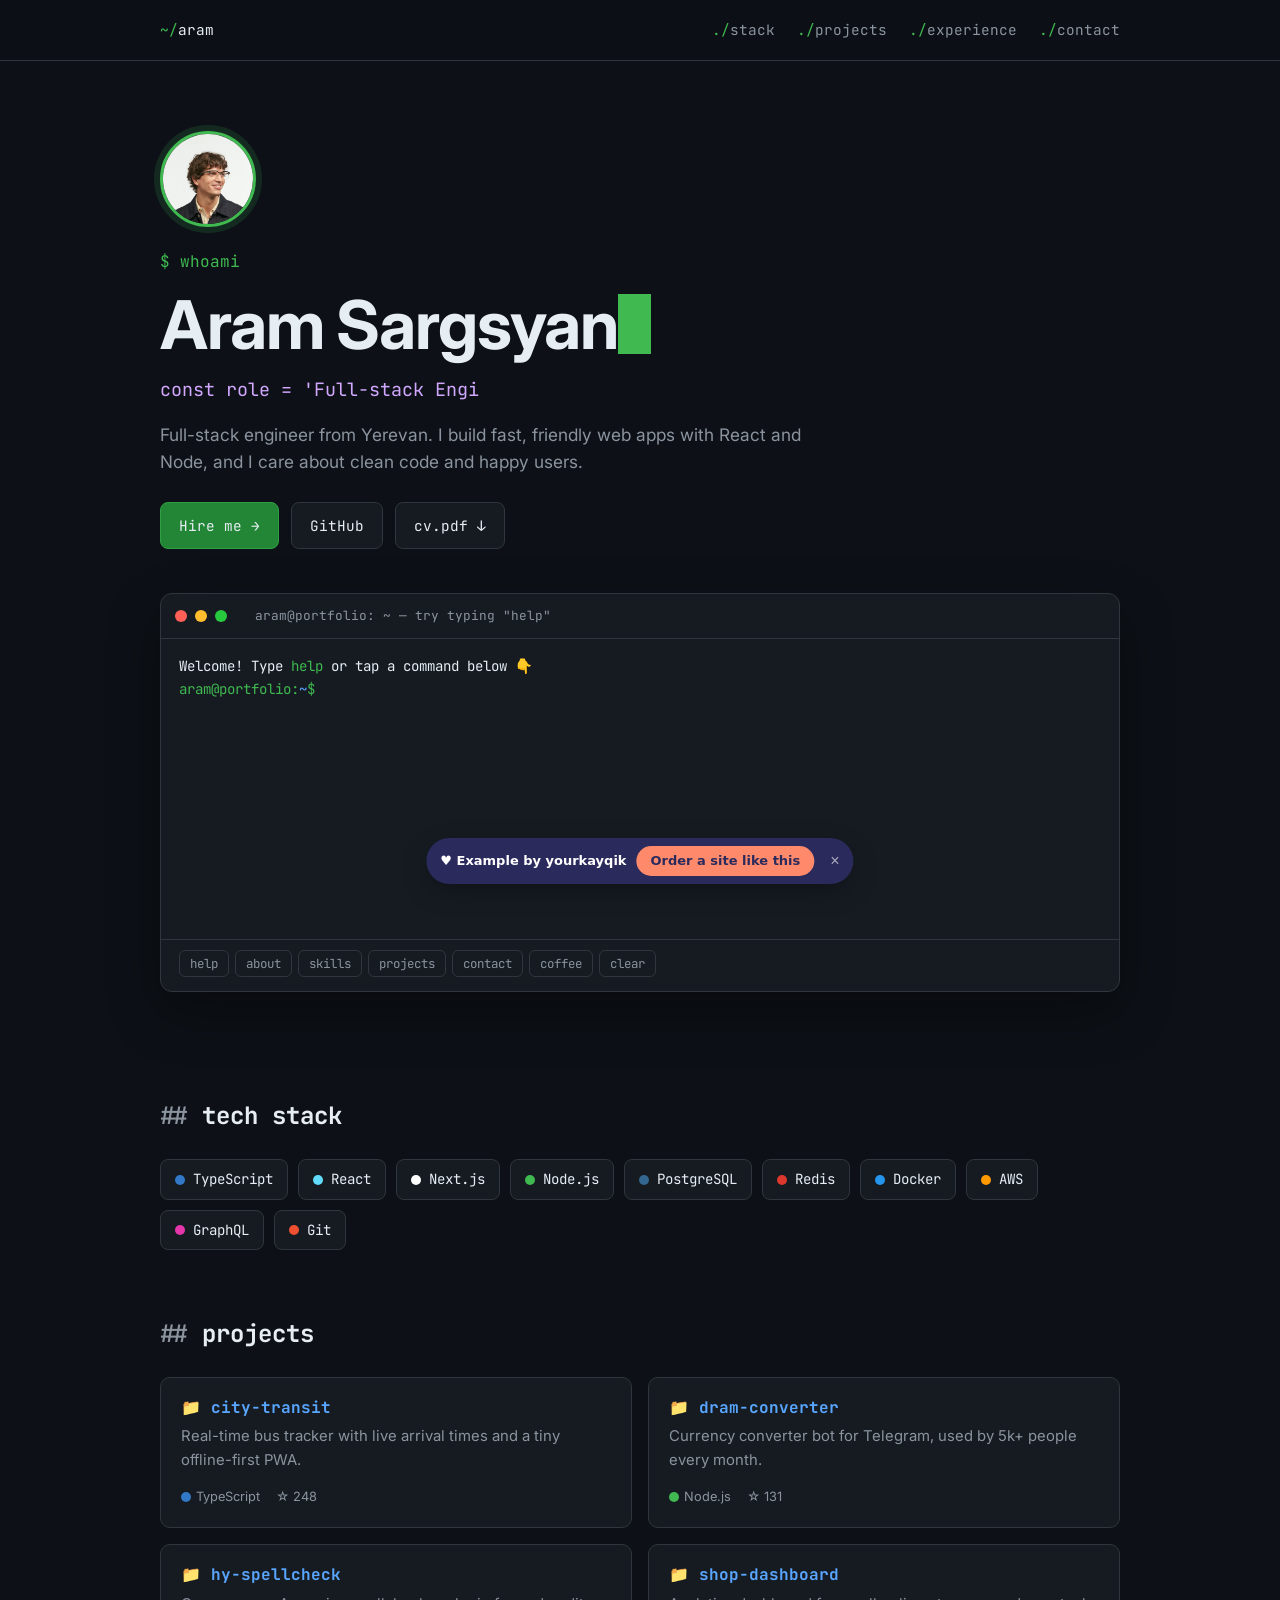
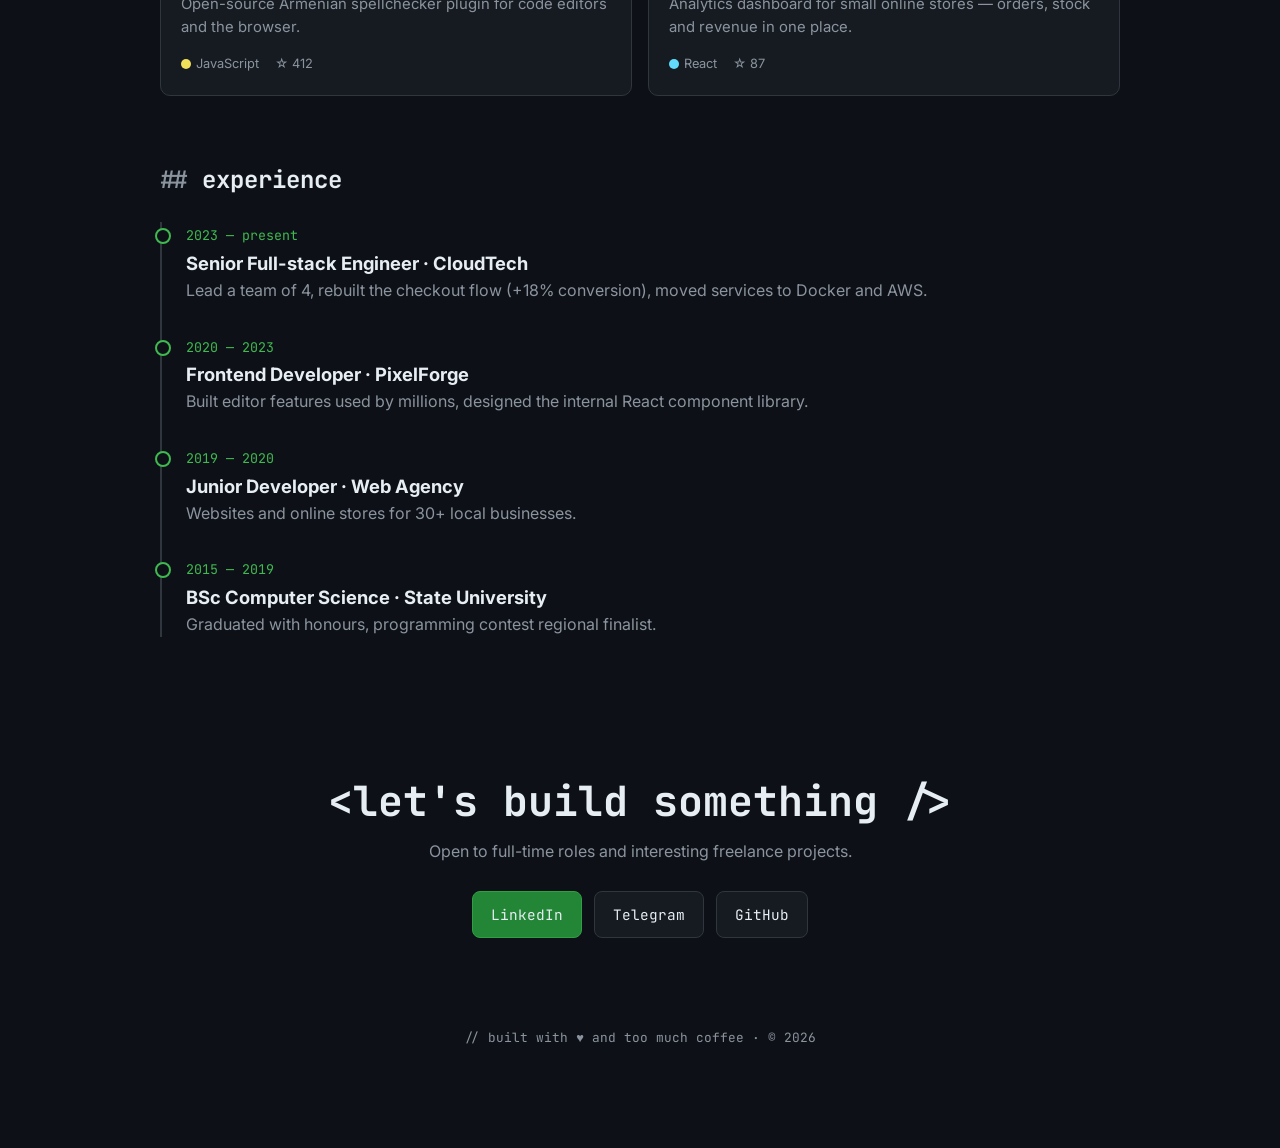
<file: examples/developer.html>
<!doctype html>
<html lang="en">
<head>
  <meta charset="utf-8">
  <meta name="viewport" content="width=device-width, initial-scale=1">
  <title>Aram Sargsyan · Software Engineer</title>
  <link rel="preconnect" href="https://fonts.googleapis.com">
  <link rel="preconnect" href="https://fonts.gstatic.com" crossorigin>
  <link href="https://fonts.googleapis.com/css2?family=JetBrains+Mono:wght@400;500;700&family=Inter:wght@400;500;600;700&display=swap" rel="stylesheet">
  <style>
    :root { --bg: #0D1117; --panel: #161B22; --line: #30363D; --text: #E6EDF3; --soft: #8B949E; --green: #3FB950; --blue: #58A6FF; --purple: #D2A8FF; --orange: #FFA657; --red: #FF7B72; }
    * { box-sizing: border-box; }
    html { scroll-behavior: smooth; }
    body { margin: 0; background: var(--bg); color: var(--text); font-family: "Inter", system-ui, sans-serif; line-height: 1.6; }
    a { color: var(--blue); }
    h1, h2, h3 { margin: 0; line-height: 1.2; }
    p { margin: 0; }
    .mono { font-family: "JetBrains Mono", monospace; }
    .wrap { max-width: 1000px; margin: 0 auto; padding: 0 20px; }

    nav { border-bottom: 1px solid var(--line); position: sticky; top: 0; background: rgba(13,17,23,.9); backdrop-filter: blur(8px); z-index: 10; }
    nav .wrap { display: flex; justify-content: space-between; align-items: center; height: 60px; font-family: "JetBrains Mono", monospace; font-size: .9rem; }
    nav .links { display: flex; gap: 22px; }
    nav .links a { color: var(--soft); text-decoration: none; }
    nav .links a:hover { color: var(--text); }
    nav .links a::before { content: "./"; color: var(--green); }

    .hero { padding: 70px 0 40px; }
    .avatar { display: block; width: 96px; height: 96px; border-radius: 50%; object-fit: cover; border: 3px solid var(--green); box-shadow: 0 0 0 6px rgba(63,185,80,.15); margin-bottom: 22px; }
    .hello { color: var(--green); font-family: "JetBrains Mono", monospace; }
    .hero h1 { font-size: clamp(2.4rem, 7vw, 4.2rem); margin: 10px 0; letter-spacing: -.02em; }
    .hero h1 .cursor { display: inline-block; width: .5em; height: .9em; background: var(--green); vertical-align: -.08em; animation: blink 1s steps(1) infinite; }
    @keyframes blink { 50% { opacity: 0; } }
    .typed { font-family: "JetBrains Mono", monospace; color: var(--purple); font-size: 1.15rem; min-height: 1.6em; }
    .hero .lead { color: var(--soft); margin-top: 16px; max-width: 38em; font-size: 1.08rem; }
    .actions { display: flex; flex-wrap: wrap; gap: 12px; margin-top: 26px; }
    .btn { font-family: "JetBrains Mono", monospace; font-size: .9rem; padding: 11px 18px; border-radius: 8px; border: 1px solid var(--line); background: var(--panel); color: var(--text); text-decoration: none; cursor: pointer; transition: border-color .2s, transform .15s; }
    .btn:hover { border-color: var(--green); transform: translateY(-2px); }
    .btn--green { background: #238636; border-color: #2EA043; }

    /* Terminal */
    .terminal { margin-top: 44px; background: var(--panel); border: 1px solid var(--line); border-radius: 12px; overflow: hidden; box-shadow: 0 20px 50px rgba(0,0,0,.4); }
    .term-bar { display: flex; align-items: center; gap: 8px; padding: 12px 14px; border-bottom: 1px solid var(--line); }
    .term-bar i { width: 12px; height: 12px; border-radius: 50%; }
    .term-bar i:nth-child(1) { background: #FF5F56; } .term-bar i:nth-child(2) { background: #FFBD2E; } .term-bar i:nth-child(3) { background: #27C93F; }
    .term-bar span { margin-left: 10px; font-family: "JetBrains Mono", monospace; font-size: .8rem; color: var(--soft); }
    .term-body { padding: 16px 18px; height: 300px; overflow-y: auto; font-family: "JetBrains Mono", monospace; font-size: .88rem; cursor: text; }
    .term-body .line { white-space: pre-wrap; word-break: break-word; }
    .prompt { color: var(--green); }
    .prompt b { color: var(--blue); font-weight: 400; }
    .term-input { display: flex; gap: 8px; }
    .term-input input { flex: 1; background: transparent; border: 0; outline: 0; color: var(--text); font: inherit; caret-color: var(--green); }
    .chips { display: flex; flex-wrap: wrap; gap: 6px; padding: 10px 18px 14px; border-top: 1px solid var(--line); }
    .chips button { font-family: "JetBrains Mono", monospace; font-size: .78rem; padding: 4px 10px; border-radius: 6px; border: 1px solid var(--line); background: transparent; color: var(--soft); cursor: pointer; }
    .chips button:hover { color: var(--green); border-color: var(--green); }

    section { padding: 70px 0; }
    .sec-title { font-family: "JetBrains Mono", monospace; font-size: 1.5rem; margin-bottom: 28px; }
    .sec-title::before { content: "## "; color: var(--soft); }

    .stack { display: flex; flex-wrap: wrap; gap: 10px; }
    .tech { display: flex; align-items: center; gap: 8px; padding: 8px 14px; border: 1px solid var(--line); border-radius: 8px; background: var(--panel); font-family: "JetBrains Mono", monospace; font-size: .88rem; cursor: default; transition: border-color .2s, transform .2s; }
    .tech:hover { border-color: var(--c); transform: translateY(-3px); }
    .tech i { width: 10px; height: 10px; border-radius: 50%; background: var(--c); }

    .projects { display: grid; grid-template-columns: 1fr 1fr; gap: 16px; }
    .repo { border: 1px solid var(--line); border-radius: 10px; padding: 20px; background: var(--panel); transition: border-color .2s; }
    .repo:hover { border-color: var(--blue); }
    .repo h3 { font-family: "JetBrains Mono", monospace; font-size: 1rem; color: var(--blue); }
    .repo h3::before { content: "📁 "; }
    .repo p { color: var(--soft); font-size: .93rem; margin: 8px 0 14px; }
    .repo .meta { display: flex; gap: 16px; font-size: .8rem; color: var(--soft); align-items: center; }
    .repo .meta i { display: inline-block; width: 10px; height: 10px; border-radius: 50%; margin-right: 5px; vertical-align: -1px; }
    .star { background: none; border: 0; color: var(--soft); font: inherit; cursor: pointer; padding: 0; }
    .star.on { color: #E3B341; }

    .exp { border-left: 2px solid var(--line); padding-left: 24px; display: grid; gap: 30px; }
    .job { position: relative; }
    .job::before { content: ""; position: absolute; left: -31px; top: 6px; width: 12px; height: 12px; border-radius: 50%; background: var(--bg); border: 2px solid var(--green); }
    .job small { font-family: "JetBrains Mono", monospace; color: var(--green); }
    .job h3 { font-size: 1.15rem; margin: 4px 0; }
    .job p { color: var(--soft); }

    .contact { text-align: center; }
    .contact h2 { font-size: clamp(1.8rem, 5vw, 2.6rem); }
    .contact p { color: var(--soft); margin: 12px 0 24px; }
    footer { text-align: center; padding: 20px 0 100px; color: var(--soft); font-family: "JetBrains Mono", monospace; font-size: .8rem; }

    @media (max-width: 720px) {
      nav .links { display: none; }
      .projects { grid-template-columns: 1fr; }
      .term-body { height: 260px; font-size: .8rem; }
    }
  </style>
</head>
<body>
  <nav>
    <div class="wrap">
      <span><span style="color:var(--green)">~/</span><span data-text="handle"></span></span>
      <div class="links"><a href="#stack">stack</a><a href="#projects">projects</a><a href="#experience">experience</a><a href="#contact">contact</a></div>
    </div>
  </nav>

  <header class="hero">
    <div class="wrap">
      <img class="avatar" id="avatar" alt="" width="96" height="96">
      <p class="hello">$ whoami</p>
      <h1><span data-text="name"></span><span class="cursor"></span></h1>
      <p class="typed" id="typed"></p>
      <p class="lead" data-text="intro"></p>
      <div class="actions">
        <a class="btn btn--green" href="#contact">Hire me →</a>
        <a class="btn" data-href="links.github" target="_blank" rel="noopener">GitHub</a>
        <button class="btn" onclick="window.print()">cv.pdf ↓</button>
      </div>

      <div class="terminal">
        <div class="term-bar"><i></i><i></i><i></i><span><span class="term-user"></span>: ~ — try typing "help"</span></div>
        <div class="term-body" id="term">
          <div id="out"></div>
          <div class="term-input"><span class="prompt"><span class="term-user"></span>:<b>~</b>$</span><input id="cmd" autocomplete="off" spellcheck="false" aria-label="Terminal command"></div>
        </div>
        <div class="chips" id="chips"><button>help</button><button>about</button><button>skills</button><button>projects</button><button>contact</button><button>coffee</button><button>clear</button></div>
      </div>
    </div>
  </header>

  <section id="stack">
    <div class="wrap">
      <h2 class="sec-title">tech stack</h2>
      <div class="stack" id="stackList"></div>
    </div>
  </section>

  <section id="projects" style="padding-top:0">
    <div class="wrap">
      <h2 class="sec-title">projects</h2>
      <div class="projects" id="projectList"></div>
    </div>
  </section>

  <section id="experience" style="padding-top:0">
    <div class="wrap">
      <h2 class="sec-title">experience</h2>
      <div class="exp" id="jobs"></div>
    </div>
  </section>

  <section class="contact" id="contact">
    <div class="wrap">
      <h2 class="mono">&lt;let's build something /&gt;</h2>
      <p data-text="contactText"></p>
      <div class="actions" style="justify-content:center">
        <a class="btn btn--green" data-href="links.linkedin" target="_blank" rel="noopener">LinkedIn</a>
        <a class="btn" data-href="links.telegram" target="_blank" rel="noopener">Telegram</a>
        <a class="btn" data-href="links.github" target="_blank" rel="noopener">GitHub</a>
      </div>
    </div>
  </section>

  <footer data-text="footer"></footer>

  <script src="render.js"></script>
  <script src="data/developer.js"></script>
  <script>
    // Fill the page from DATA
    const user = `${DATA.handle}@portfolio`;
    document.title = `${DATA.name} · ${DATA.title}`;
    bindData(DATA);
    const avatar = document.getElementById("avatar");
    if (DATA.photo) { avatar.src = DATA.photo; avatar.alt = DATA.name; } else avatar.remove();
    document.querySelectorAll(".term-user").forEach((el) => (el.textContent = user));
    fill("#stackList", DATA.stack, (t) => `<span class="tech" style="--c:${esc(t.color)}"><i></i>${esc(t.name)}</span>`);
    fill("#projectList", DATA.projects, (p) =>
      `<div class="repo"><h3>${esc(p.name)}</h3><p>${esc(p.text)}</p><div class="meta"><span><i style="background:${esc(p.color)}"></i>${esc(p.lang)}</span><button class="star" data-stars="${+p.stars}">☆ ${+p.stars}</button></div></div>`);
    fill("#jobs", DATA.experience, (j) => `<div class="job"><small>${esc(j.years)}</small><h3>${esc(j.title)}</h3><p>${esc(j.text)}</p></div>`);

    // Typing effect
    const typed = document.getElementById("typed");
    let li = 0, ci = 0, del = false;
    (function type() {
      const l = DATA.typedLines[li];
      typed.textContent = l.slice(0, ci);
      if (!del && ci < l.length) ci++;
      else if (!del) { del = true; return setTimeout(type, 1600); }
      else if (ci > 0) ci--;
      else { del = false; li = (li + 1) % DATA.typedLines.length; }
      setTimeout(type, del ? 25 : 55);
    })();

    // Interactive terminal
    const out = document.getElementById("out"), cmd = document.getElementById("cmd"), term = document.getElementById("term");
    const C = (color, t) => `<span style="color:var(--${color})">${t}</span>`;
    const width = Math.max(...DATA.projects.map((p) => p.name.length)) + 2;
    const COLORS = ["blue", "purple", "orange", "green"];
    const COMMANDS = {
      help: () => `Available commands:\n  ${C("green", "about")}     who I am\n  ${C("green", "skills")}    what I work with\n  ${C("green", "projects")}  things I've built\n  ${C("green", "contact")}   how to reach me\n  ${C("green", "coffee")}    ☕\n  ${C("green", "clear")}     clean the screen`,
      about: () => DATA.about.map(esc).join("\n"),
      skills: () => DATA.skills.map((s, i) => `${C(COLORS[i % 4], esc(s.group.padEnd(9)))}: ${esc(s.items)}`).join("\n"),
      projects: () => DATA.projects.map((p) => `→ ${esc(p.name.padEnd(width))}${C("soft", esc(p.short))}`).join("\n"),
      contact: () => DATA.contacts.map((c) => `${esc(c.label.padEnd(9))}: ${esc(c.value)}`).join("\n"),
      coffee: () => `   ( (\n    ) )\n  ........\n  |      |]\n  \\      /\n   \`----'\nBrewing… done. Productivity +100% ☕`,
      sudo: () => C("red", "Nice try 😄 Permission denied."),
      ls: () => "about.txt  skills.json  projects/  cv.pdf",
    };
    function print(html) { out.insertAdjacentHTML("beforeend", `<div class="line">${html}</div>`); term.scrollTop = term.scrollHeight; }
    function run(input) {
      const c = input.trim().toLowerCase();
      print(`<span class="prompt">${esc(user)}:<b>~</b>$</span> ${esc(c)}`);
      if (!c) return;
      if (c === "clear") { out.innerHTML = ""; return; }
      const key = c.split(" ")[0];
      print(COMMANDS[key] ? COMMANDS[key]() : `command not found: ${esc(key)} — type ${C("green", "help")}`);
    }
    print(`Welcome! Type ${C("green", "help")} or tap a command below 👇`);
    cmd.addEventListener("keydown", (e) => { if (e.key === "Enter") { run(cmd.value); cmd.value = ""; } });
    term.addEventListener("click", () => cmd.focus({ preventScroll: true }));
    document.getElementById("chips").addEventListener("click", (e) => { if (e.target.tagName === "BUTTON") run(e.target.textContent); });

    // Star repos
    document.querySelectorAll(".star").forEach((s) => s.addEventListener("click", () => {
      const on = s.classList.toggle("on");
      s.textContent = `${on ? "★" : "☆"} ${+s.dataset.stars + (on ? 1 : 0)}`;
    }));
  </script>
  <script src="badge.js"></script>
</body>
</html>
</file>
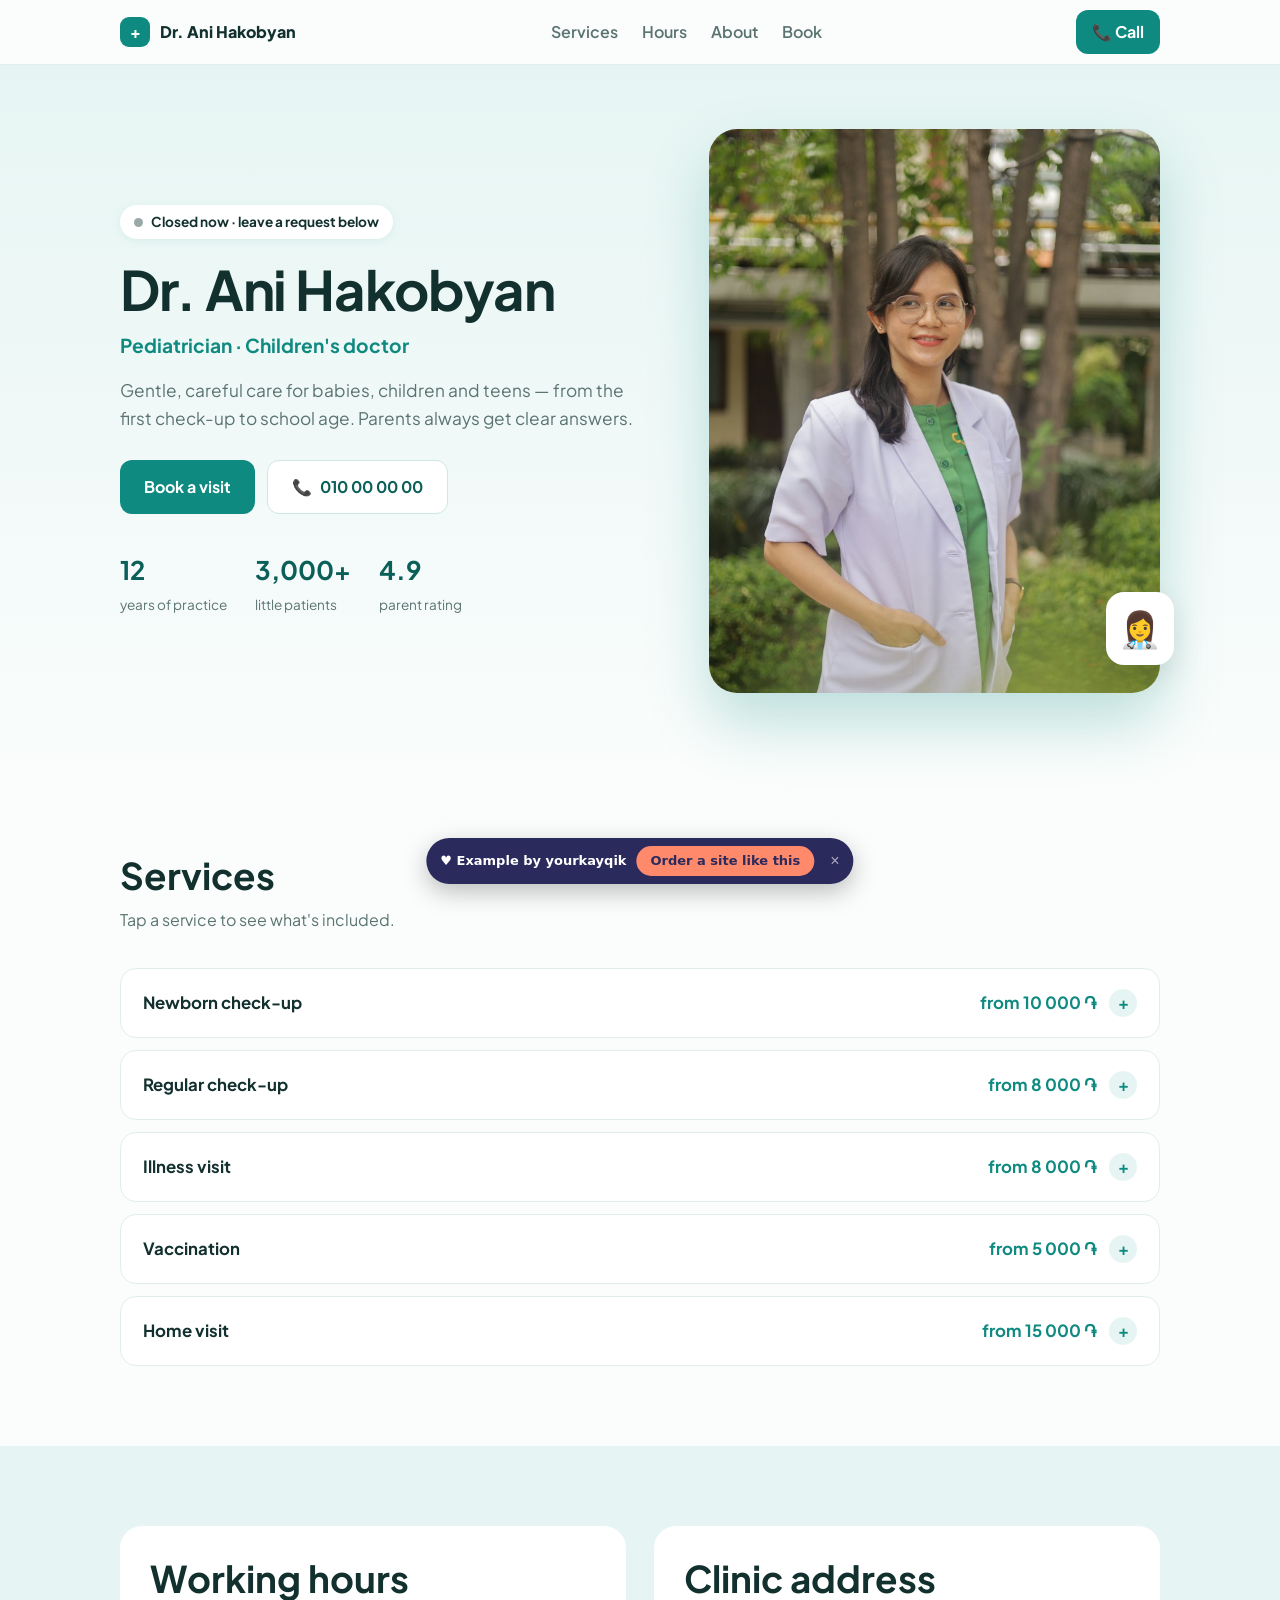
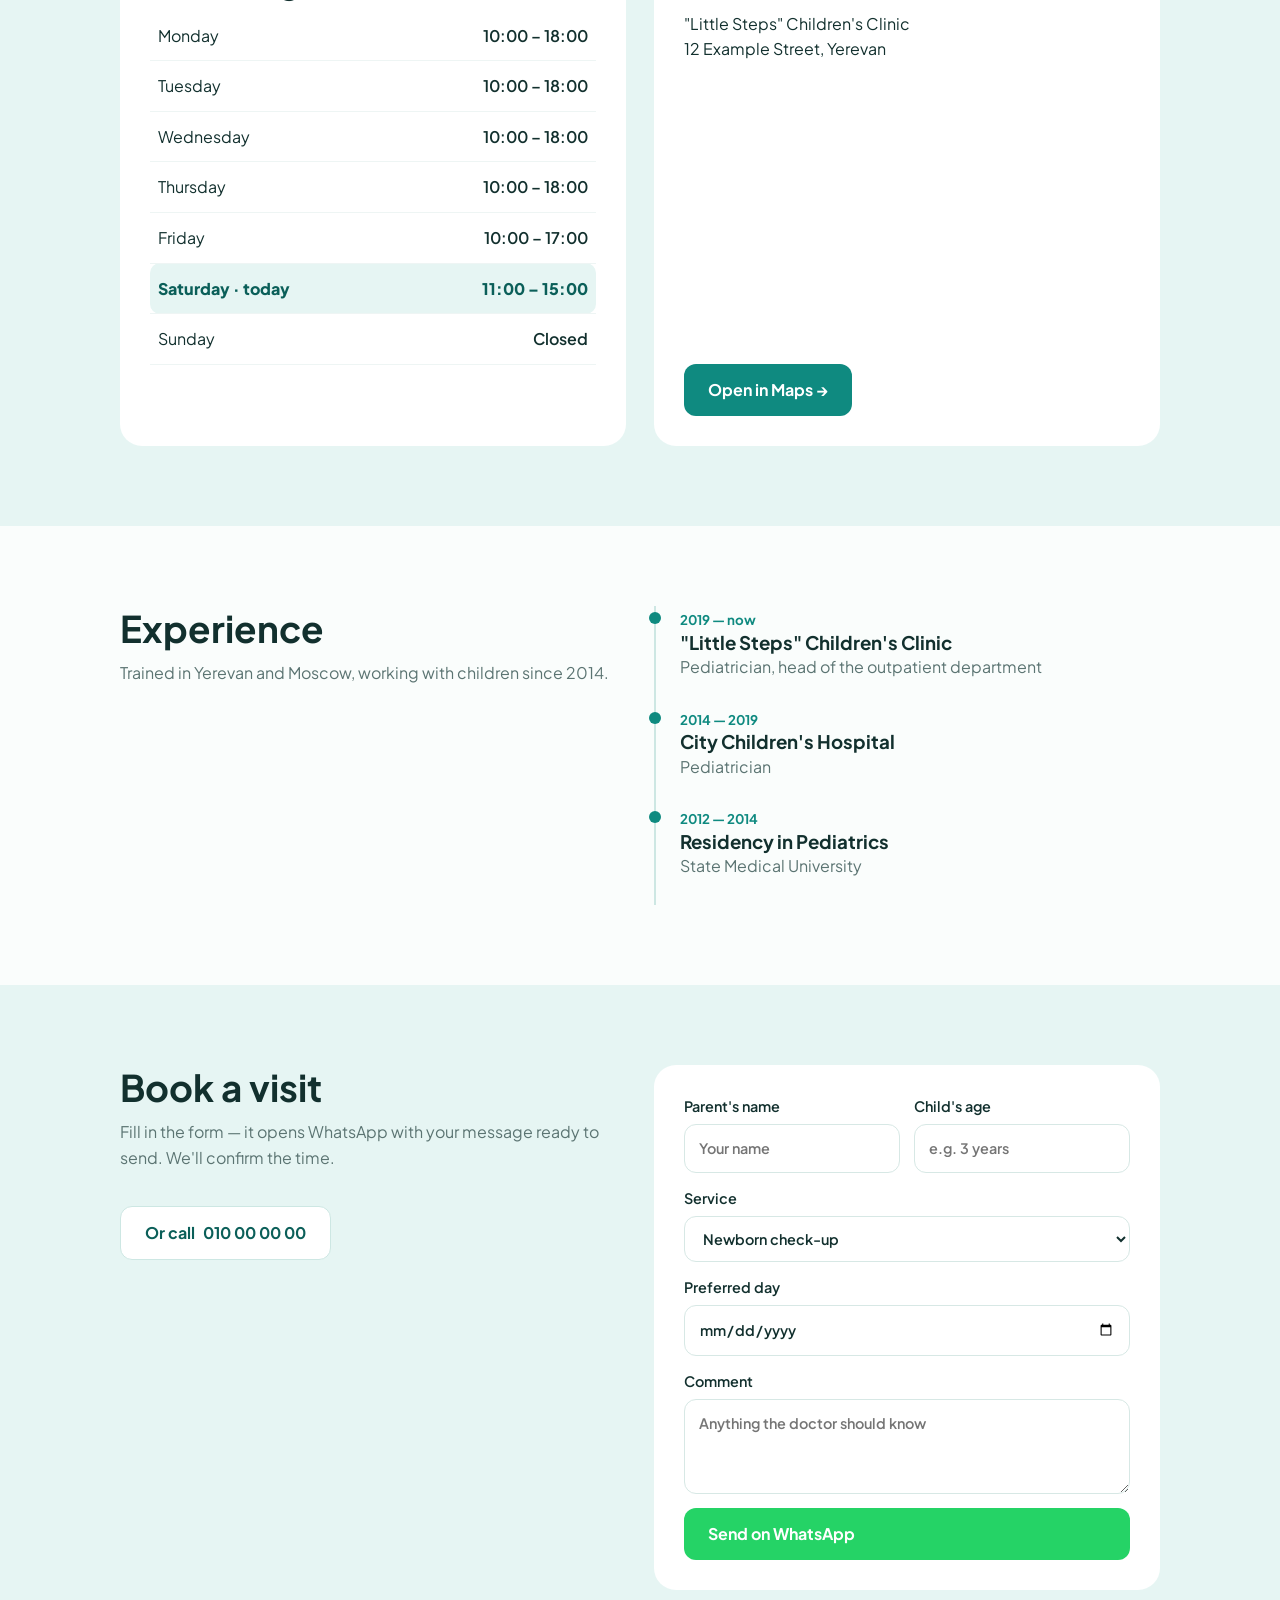
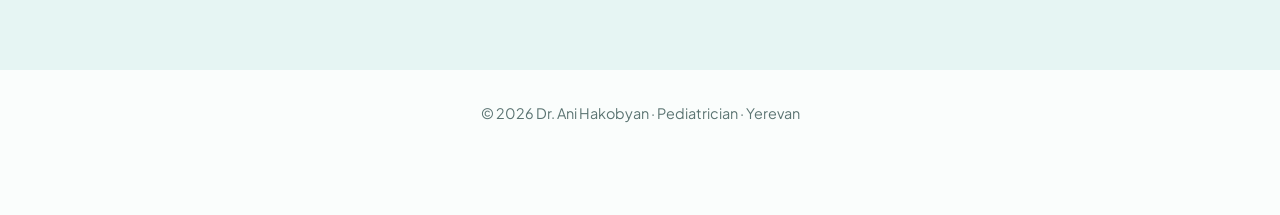
<file: examples/doctor.html>
<!doctype html>
<html lang="en">
<head>
  <meta charset="utf-8">
  <meta name="viewport" content="width=device-width, initial-scale=1">
  <title>Dr. Ani Hakobyan · Pediatrician</title>
  <link rel="preconnect" href="https://fonts.googleapis.com">
  <link rel="preconnect" href="https://fonts.gstatic.com" crossorigin>
  <link href="https://fonts.googleapis.com/css2?family=Plus+Jakarta+Sans:wght@400;500;600;700;800&display=swap" rel="stylesheet">
  <style>
    :root { --teal: #0F8A80; --teal-dark: #0B5F59; --mint: #E6F5F3; --ink: #12302E; --soft: #5B7472; --bg: #FAFDFC; }
    * { box-sizing: border-box; }
    html { scroll-behavior: smooth; }
    body { margin: 0; font-family: "Plus Jakarta Sans", system-ui, sans-serif; color: var(--ink); background: var(--bg); line-height: 1.6; }
    a { color: inherit; }
    h1, h2, h3 { margin: 0; line-height: 1.2; }
    p { margin: 0; }
    .wrap { max-width: 1080px; margin: 0 auto; padding: 0 20px; }
    .btn { display: inline-flex; align-items: center; gap: 8px; padding: 13px 24px; border-radius: 12px; font-weight: 700; text-decoration: none; border: 0; cursor: pointer; font: inherit; font-weight: 700; transition: transform .15s, background .15s; }
    .btn:hover { transform: translateY(-2px); }
    .btn--teal { background: var(--teal); color: #fff; }
    .btn--teal:hover { background: var(--teal-dark); }
    .btn--light { background: #fff; color: var(--teal-dark); border: 1.5px solid #CDE7E3; }
    .btn--wa { background: #25D366; color: #fff; }

    nav { position: sticky; top: 0; z-index: 10; background: rgba(250,253,252,.92); backdrop-filter: blur(8px); border-bottom: 1px solid #E3EFED; }
    nav .wrap { display: flex; align-items: center; justify-content: space-between; height: 64px; }
    .brand { font-weight: 800; display: flex; align-items: center; gap: 10px; text-decoration: none; }
    .brand i { width: 30px; height: 30px; border-radius: 9px; background: var(--teal); display: grid; place-items: center; color: #fff; font-style: normal; }
    .links { display: flex; gap: 24px; font-weight: 600; color: var(--soft); }
    .links a { text-decoration: none; }
    .links a:hover { color: var(--teal); }

    .hero { padding: 64px 0 80px; background: linear-gradient(180deg, var(--mint), var(--bg)); }
    .hero .wrap { display: grid; grid-template-columns: 1.2fr 1fr; gap: 48px; align-items: center; }
    .status { display: inline-flex; align-items: center; gap: 8px; padding: 6px 14px; border-radius: 999px; background: #fff; font-size: .85rem; font-weight: 700; box-shadow: 0 2px 10px rgba(15,138,128,.08); }
    .status b { width: 9px; height: 9px; border-radius: 50%; background: #9AA9A7; }
    .status.is-open b { background: #22C55E; box-shadow: 0 0 0 4px rgba(34,197,94,.2); }
    .hero h1 { font-size: clamp(2.2rem, 5vw, 3.4rem); margin: 18px 0 8px; letter-spacing: -.02em; }
    .hero .role { font-size: 1.2rem; color: var(--teal); font-weight: 700; }
    .hero p.lead { margin-top: 16px; color: var(--soft); font-size: 1.08rem; max-width: 30em; }
    .hero .actions { display: flex; flex-wrap: wrap; gap: 12px; margin-top: 28px; }
    .facts { display: flex; gap: 28px; margin-top: 36px; }
    .facts strong { display: block; font-size: 1.6rem; color: var(--teal-dark); }
    .facts span { font-size: .85rem; color: var(--soft); }
    .portrait { aspect-ratio: 4/5; border-radius: 28px; background: radial-gradient(circle at 50% 38%, #fff 0 22%, transparent 23%), radial-gradient(ellipse at 50% 95%, #fff 0 42%, transparent 43%), linear-gradient(160deg, #3BB0A6, #0F8A80); position: relative; box-shadow: 0 30px 60px rgba(15,138,128,.25); }
    .portrait::after { content: attr(data-emoji); position: absolute; right: -14px; bottom: 28px; font-size: 2.2rem; background: #fff; border-radius: 18px; padding: 8px 12px; box-shadow: 0 10px 30px rgba(0,0,0,.1); }

    section { padding: 80px 0; }
    .title { font-size: clamp(1.7rem, 3.5vw, 2.3rem); margin-bottom: 10px; }
    .subtitle { color: var(--soft); margin-bottom: 36px; }

    .services { display: grid; gap: 12px; }
    .service { background: #fff; border: 1.5px solid #E1EEEC; border-radius: 16px; overflow: hidden; }
    .service button { width: 100%; display: flex; justify-content: space-between; align-items: center; gap: 16px; padding: 20px 22px; background: none; border: 0; font: inherit; font-weight: 700; font-size: 1.05rem; color: var(--ink); cursor: pointer; text-align: left; }
    .service button span.price { color: var(--teal); font-weight: 700; white-space: nowrap; display: flex; align-items: center; gap: 12px; }
    .service button i { font-style: normal; width: 28px; height: 28px; border-radius: 50%; background: var(--mint); display: grid; place-items: center; transition: transform .25s; flex: none; }
    .service.is-open button i { transform: rotate(45deg); }
    .service .body { max-height: 0; overflow: hidden; transition: max-height .3s ease; }
    .service .body p { padding: 0 22px 20px; color: var(--soft); }
    .service.is-open .body { max-height: 200px; }

    .grey { background: var(--mint); }
    .two { display: grid; grid-template-columns: 1fr 1fr; gap: 28px; }
    .panel { background: #fff; border-radius: 22px; padding: 30px; }
    .hours { width: 100%; border-collapse: collapse; }
    .hours td { padding: 12px 8px; border-bottom: 1px solid #EEF5F4; }
    .hours td:last-child { text-align: right; font-weight: 600; }
    .hours tr.today td { color: var(--teal-dark); font-weight: 800; background: var(--mint); }
    .hours tr.today td:first-child { border-radius: 10px 0 0 10px; }
    .hours tr.today td:last-child { border-radius: 0 10px 10px 0; }
    .map { border: 0; width: 100%; height: 260px; border-radius: 16px; margin: 18px 0; }

    .timeline { list-style: none; padding: 0; margin: 0; border-left: 2px solid #CDE7E3; }
    .timeline li { position: relative; padding: 0 0 26px 24px; }
    .timeline li::before { content: ""; position: absolute; left: -7px; top: 6px; width: 12px; height: 12px; border-radius: 50%; background: var(--teal); }
    .timeline small { color: var(--teal); font-weight: 700; }
    .timeline p { color: var(--soft); }

    form { display: grid; gap: 14px; }
    label { font-weight: 600; font-size: .9rem; display: grid; gap: 6px; }
    input, select, textarea { font: inherit; padding: 12px 14px; border-radius: 12px; border: 1.5px solid #D7E8E5; background: #fff; color: var(--ink); }
    input:focus, select:focus, textarea:focus { outline: 2px solid var(--teal); border-color: transparent; }
    .row { display: grid; grid-template-columns: 1fr 1fr; gap: 14px; }
    footer { padding: 32px 0 90px; text-align: center; color: var(--soft); font-size: .9rem; }

    @media (max-width: 820px) {
      .links { display: none; }
      .hero .wrap, .two { grid-template-columns: 1fr; }
      .portrait { max-width: 320px; width: 100%; margin: 0 auto; }
      .row { grid-template-columns: 1fr; }
      section { padding: 60px 0; }
    }
  </style>
</head>
<body>
  <nav>
    <div class="wrap">
      <a href="#" class="brand"><i>+</i> <span data-text="name"></span></a>
      <div class="links"><a href="#services">Services</a><a href="#hours">Hours</a><a href="#about">About</a><a href="#book">Book</a></div>
      <a class="btn btn--teal" data-href="links.tel" style="padding:9px 16px">📞 Call</a>
    </div>
  </nav>

  <header class="hero">
    <div class="wrap">
      <div>
        <span class="status" id="status"><b></b><span>Checking hours…</span></span>
        <h1 data-text="name"></h1>
        <p class="role" data-text="role"></p>
        <p class="lead" data-text="intro"></p>
        <div class="actions">
          <a class="btn btn--teal" href="#book">Book a visit</a>
          <a class="btn btn--light" data-href="links.tel">📞 <span data-text="phone"></span></a>
        </div>
        <div class="facts" id="facts"></div>
      </div>
      <div class="portrait" id="portrait" aria-hidden="true"></div>
    </div>
  </header>

  <section id="services">
    <div class="wrap">
      <h2 class="title">Services</h2>
      <p class="subtitle">Tap a service to see what's included.</p>
      <div class="services" id="services-list"></div>
    </div>
  </section>

  <section id="hours" class="grey">
    <div class="wrap two">
      <div class="panel">
        <h2 class="title">Working hours</h2>
        <table class="hours" id="hoursTable"></table>
      </div>
      <div class="panel">
        <h2 class="title">Clinic address</h2>
        <p><span data-text="clinic.name"></span><br><span data-text="clinic.address"></span></p>
        <iframe class="map" id="map" loading="lazy" title="Map"></iframe>
        <a class="btn btn--teal" data-href="links.map" target="_blank" rel="noopener">Open in Maps →</a>
      </div>
    </div>
  </section>

  <section id="about">
    <div class="wrap two">
      <div>
        <h2 class="title">Experience</h2>
        <p class="subtitle" data-text="experienceIntro"></p>
      </div>
      <ul class="timeline" id="experience"></ul>
    </div>
  </section>

  <section id="book" class="grey">
    <div class="wrap two">
      <div>
        <h2 class="title">Book a visit</h2>
        <p class="subtitle">Fill in the form — it opens WhatsApp with your message ready to send. We'll confirm the time.</p>
        <a class="btn btn--light" data-href="links.tel">Or call <span data-text="phone"></span></a>
      </div>
      <form class="panel" id="bookForm">
        <div class="row">
          <label>Parent's name<input name="parent" required placeholder="Your name"></label>
          <label>Child's age<input name="age" required placeholder="e.g. 3 years"></label>
        </div>
        <label>Service<select name="service" id="serviceSelect"></select></label>
        <label>Preferred day<input type="date" name="day" required></label>
        <label>Comment<textarea name="note" rows="3" placeholder="Anything the doctor should know"></textarea></label>
        <button class="btn btn--wa" type="submit">Send on WhatsApp</button>
      </form>
    </div>
  </section>

  <footer data-text="footer"></footer>

  <script src="render.js"></script>
  <script src="data/doctor.js"></script>
  <script>
    // Fill the page from DATA
    DATA.links = { tel: telLink(DATA.phone), map: mapLink(DATA.clinic.mapQuery) };
    document.title = `${DATA.name} · ${DATA.role.split(" · ")[0]}`;
    bindData(DATA);
    const portrait = document.getElementById("portrait");
    portrait.dataset.emoji = DATA.emoji;
    if (DATA.photo) portrait.style.background = `url("${DATA.photo}") center/cover`;
    document.getElementById("map").src = `https://maps.google.com/maps?q=${encodeURIComponent(DATA.clinic.mapQuery)}&z=13&output=embed`;
    fill("#facts", DATA.facts, (f) =>
      `<div><strong data-count="${f.value}" data-decimals="${f.decimals || 0}" data-plus="${f.plus ? 1 : 0}">0</strong><span>${esc(f.label)}</span></div>`);
    fill("#services-list", DATA.services, (s) =>
      `<div class="service"><button type="button"><span>${esc(s.name)}</span><span class="price">${esc(s.price)} <i>+</i></span></button><div class="body"><p>${esc(s.details)}</p></div></div>`);
    fill("#experience", DATA.experience, (x) =>
      `<li><small>${esc(x.years)}</small><h3>${esc(x.place)}</h3><p>${esc(x.role)}</p></li>`);
    fill("#serviceSelect", DATA.services, (s) => `<option>${esc(s.name)}</option>`);

    // Working hours and "open now"
    const DAYS = ["Sunday", "Monday", "Tuesday", "Wednesday", "Thursday", "Friday", "Saturday"];
    const now = new Date();
    const today = now.getDay();
    fill("#hoursTable", [1, 2, 3, 4, 5, 6, 0], (d) => {
      const h = DATA.hours[d];
      return `<tr class="${d === today ? "today" : ""}"><td>${DAYS[d]}${d === today ? " · today" : ""}</td><td>${h ? h.join(" – ") : "Closed"}</td></tr>`;
    });
    const toMin = (t) => { const [h, m] = t.split(":").map(Number); return h * 60 + m; };
    const mins = now.getHours() * 60 + now.getMinutes();
    const todayHours = DATA.hours[today];
    const status = document.getElementById("status");
    if (todayHours && mins >= toMin(todayHours[0]) && mins < toMin(todayHours[1])) {
      status.classList.add("is-open");
      status.lastElementChild.textContent = `Open now · until ${todayHours[1]}`;
    } else {
      status.lastElementChild.textContent = "Closed now · leave a request below";
    }

    // Service accordion
    document.querySelectorAll(".service button").forEach((b) =>
      b.addEventListener("click", () => b.parentElement.classList.toggle("is-open")));

    // Count-up numbers
    document.querySelectorAll("[data-count]").forEach((el) => {
      const end = parseFloat(el.dataset.count), dec = +el.dataset.decimals, plus = el.dataset.plus === "1", start = performance.now();
      const tick = (t) => {
        const p = Math.min((t - start) / 1400, 1), v = end * (1 - Math.pow(1 - p, 3));
        el.textContent = (dec ? v.toFixed(dec) : Math.round(v).toLocaleString("en")) + (p === 1 && plus ? "+" : "");
        if (p < 1) requestAnimationFrame(tick);
      };
      requestAnimationFrame(tick);
    });

    // Booking form → WhatsApp
    document.querySelector('[name="day"]').min = now.toISOString().slice(0, 10);
    document.getElementById("bookForm").addEventListener("submit", (e) => {
      e.preventDefault();
      const f = new FormData(e.target);
      const text = `Hello ${DATA.shortName}! I'd like to book: ${f.get("service")}\nParent: ${f.get("parent")}\nChild's age: ${f.get("age")}\nPreferred day: ${f.get("day")}${f.get("note") ? "\nNote: " + f.get("note") : ""}`;
      window.open(waLink(DATA.whatsapp, text), "_blank");
    });
  </script>
  <script src="badge.js"></script>
</body>
</html>
</file>
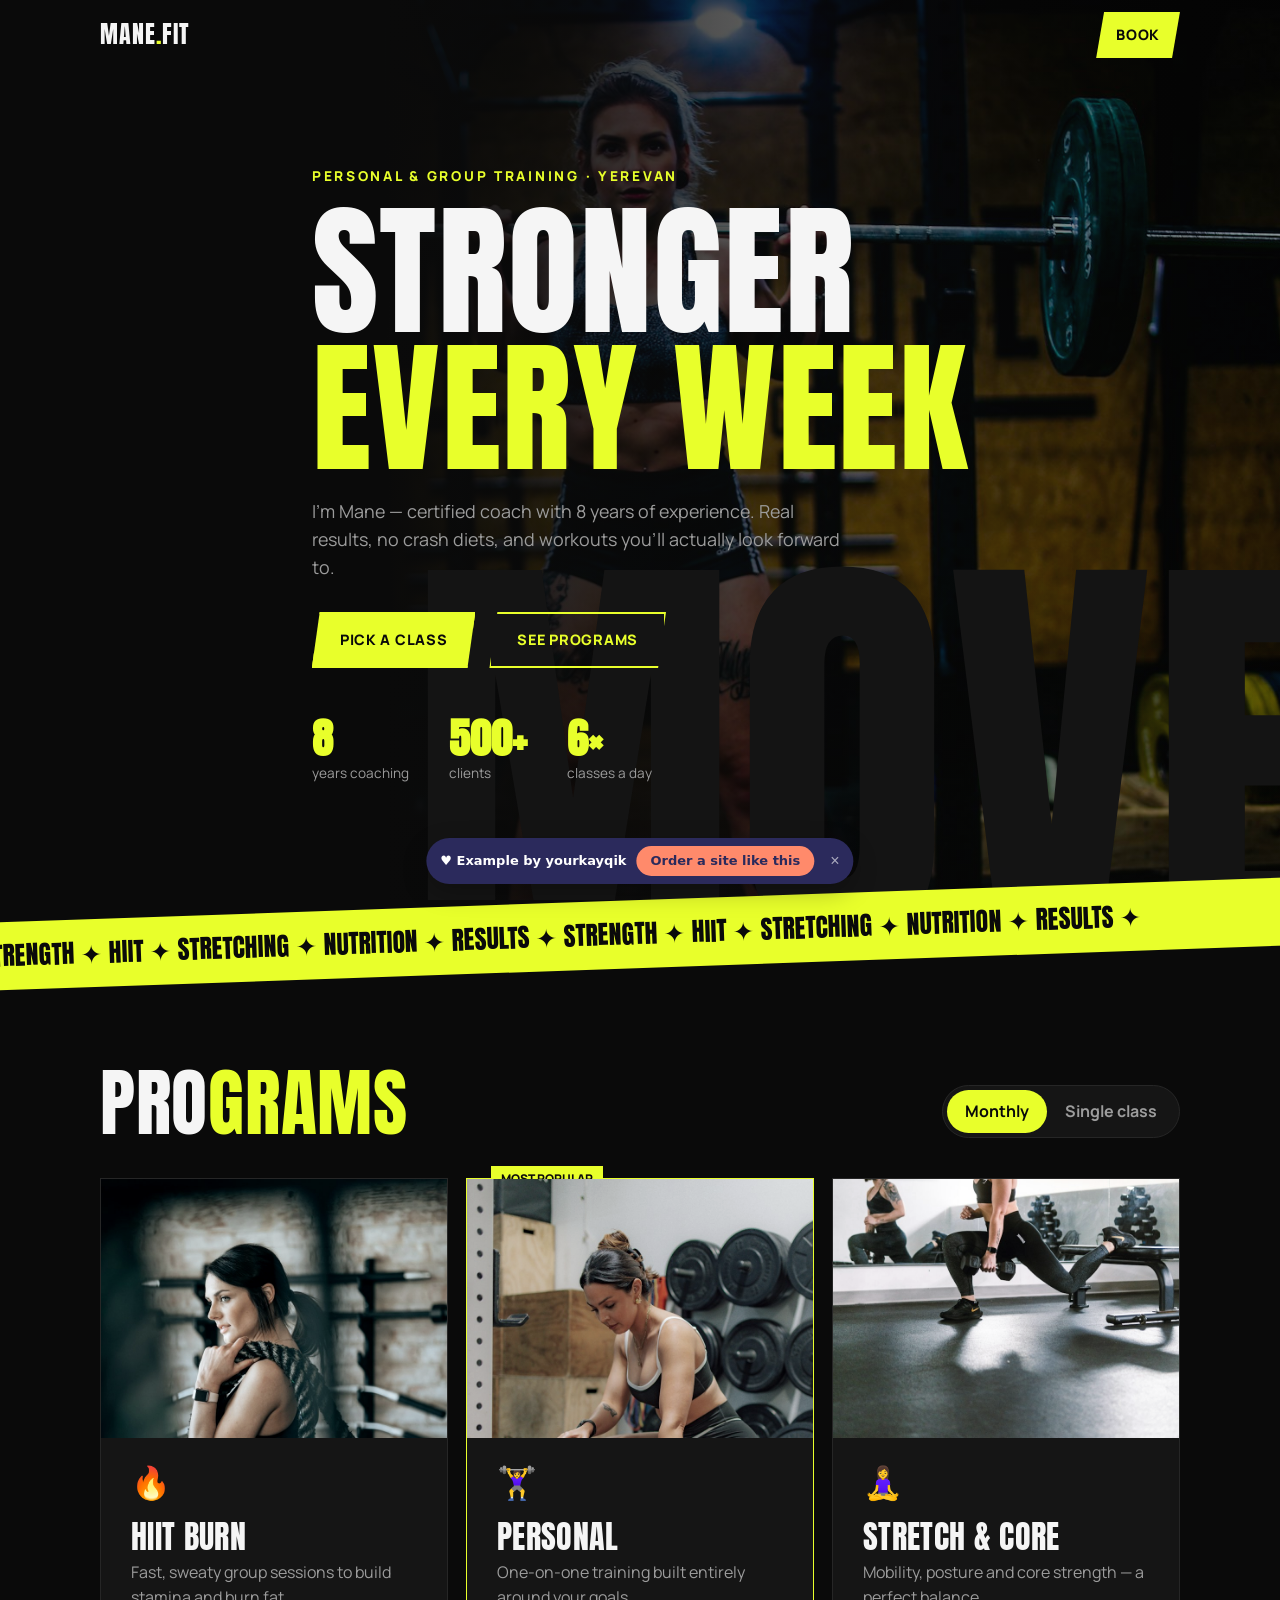
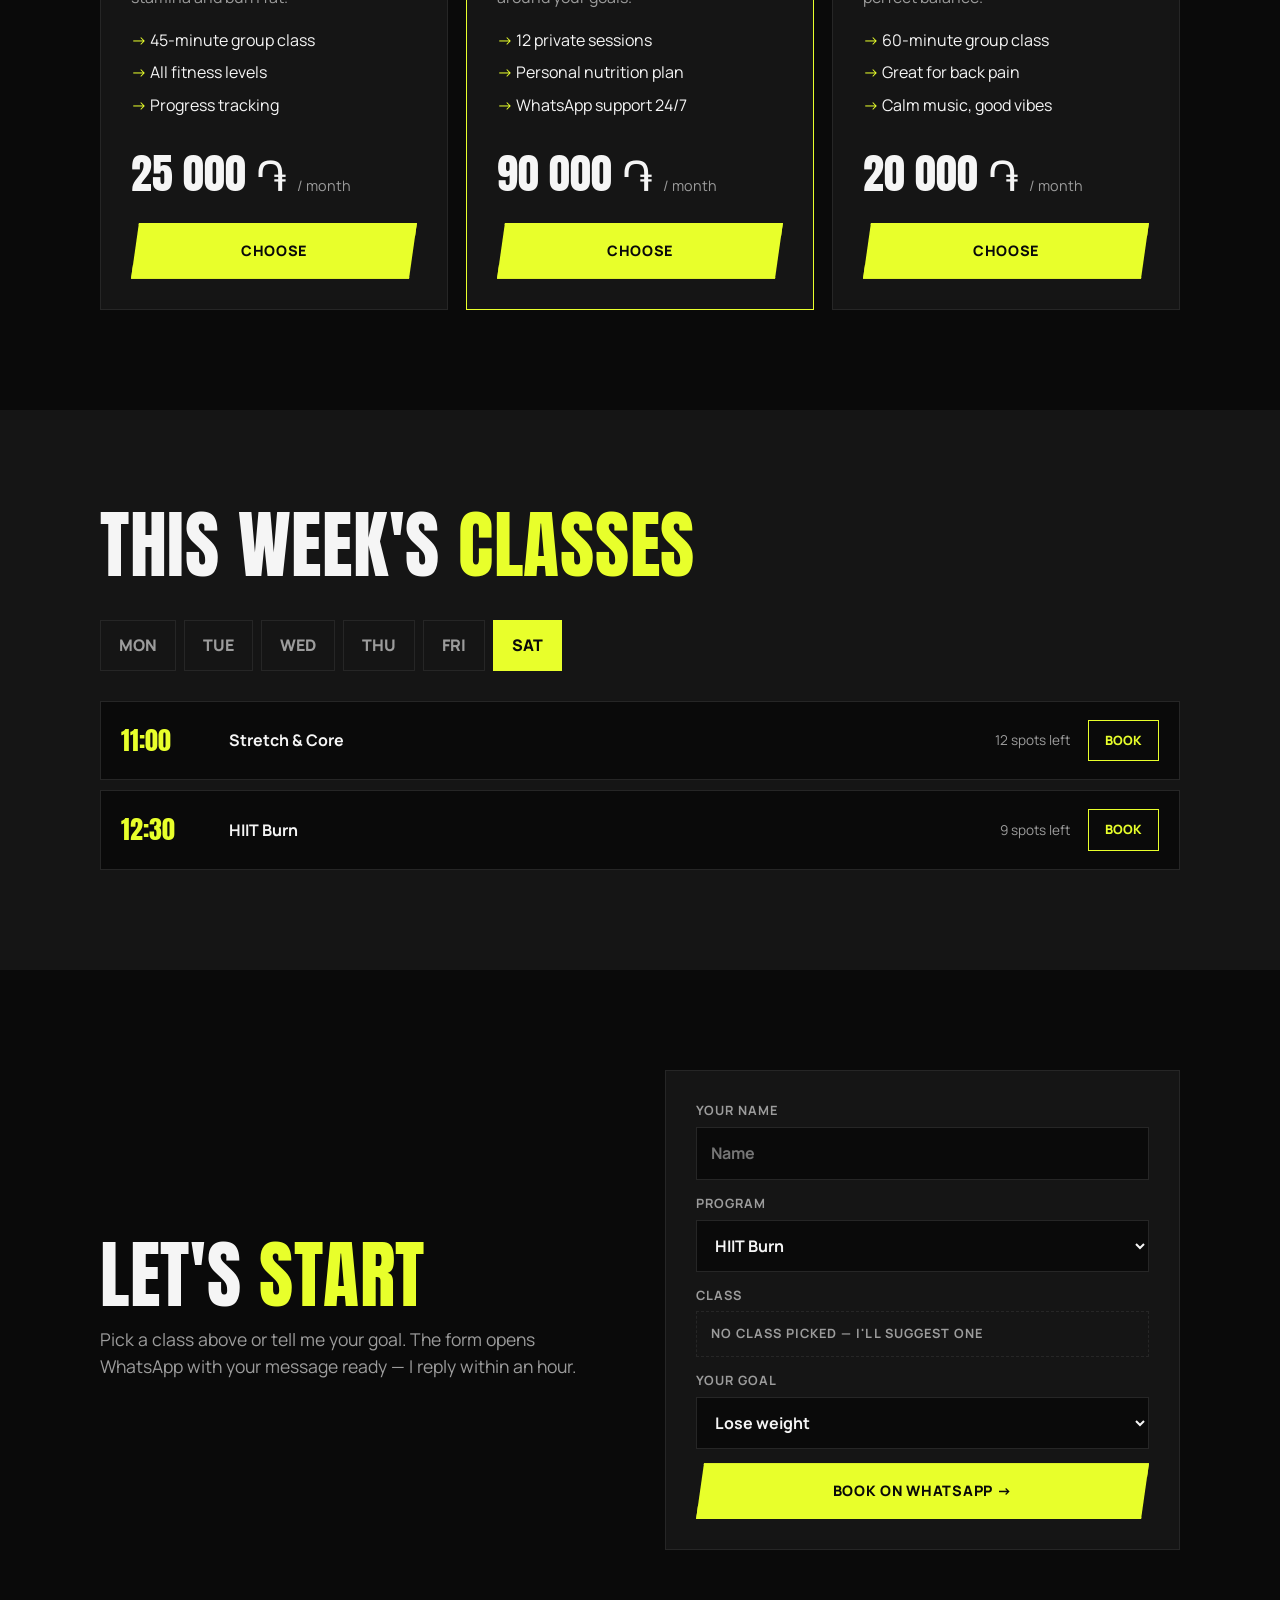
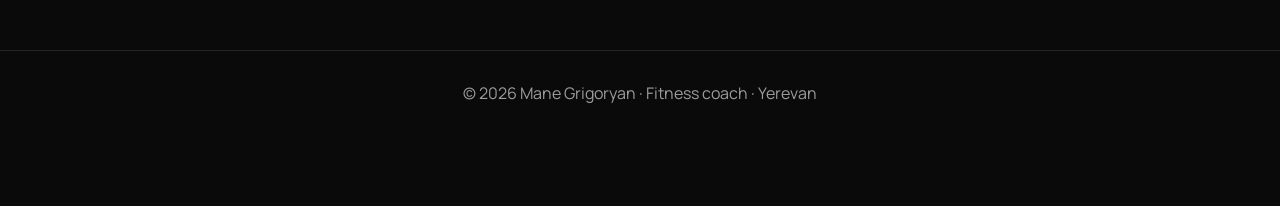
<file: examples/fitness.html>
<!doctype html>
<html lang="en">
<head>
  <meta charset="utf-8">
  <meta name="viewport" content="width=device-width, initial-scale=1">
  <title>Mane Grigoryan · Fitness Coach</title>
  <link rel="preconnect" href="https://fonts.googleapis.com">
  <link rel="preconnect" href="https://fonts.gstatic.com" crossorigin>
  <link href="https://fonts.googleapis.com/css2?family=Anton&family=Manrope:wght@400;500;700;800&display=swap" rel="stylesheet">
  <style>
    :root { --black: #0A0A0A; --dark: #151515; --line: #262626; --neon: #E8FF2B; --text: #F5F5F5; --soft: #9C9C9C; }
    * { box-sizing: border-box; }
    html { scroll-behavior: smooth; }
    body { margin: 0; background: var(--black); color: var(--text); font-family: "Manrope", sans-serif; line-height: 1.55; }
    h1, h2, h3, .big { font-family: "Anton", sans-serif; font-weight: 400; text-transform: uppercase; margin: 0; line-height: .95; letter-spacing: .01em; }
    p { margin: 0; }
    a { color: inherit; }
    .wrap { max-width: 1120px; margin: 0 auto; padding: 0 20px; }
    .btn { display: inline-flex; align-items: center; gap: 8px; font: inherit; font-weight: 800; text-transform: uppercase; letter-spacing: .05em; font-size: .9rem; padding: 15px 26px; background: var(--neon); color: var(--black); border: 2px solid var(--neon); text-decoration: none; cursor: pointer; transition: transform .15s, background .15s, color .15s; clip-path: polygon(8px 0, 100% 0, calc(100% - 8px) 100%, 0 100%); }
    .btn:hover { transform: translateY(-2px); }
    .btn--line { background: transparent; color: var(--neon); }
    .btn--line:hover { background: var(--neon); color: var(--black); }

    nav { position: fixed; top: 0; left: 0; right: 0; z-index: 20; transition: background .3s; }
    nav.scrolled { background: rgba(10,10,10,.92); backdrop-filter: blur(8px); }
    nav .wrap { display: flex; justify-content: space-between; align-items: center; height: 70px; }
    .logo { font-family: "Anton"; font-size: 1.5rem; letter-spacing: .04em; text-decoration: none; }
    .logo span { color: var(--neon); }

    .hero { min-height: 100vh; display: flex; align-items: center; padding: 110px 0 60px; position: relative; overflow: hidden; }
    .hero::before { content: "MOVE"; position: absolute; right: -4vw; bottom: -6vw; font-family: "Anton"; font-size: 34vw; color: #141414; line-height: 1; z-index: 0; }
    .hero .wrap { position: relative; z-index: 1; }
    .hero .kicker { color: var(--neon); font-weight: 800; letter-spacing: .2em; text-transform: uppercase; font-size: .85rem; }
    .hero h1 { font-size: clamp(3.6rem, 13vw, 9rem); margin: 16px 0 22px; }
    .hero h1 span { color: var(--neon); display: block; }
    .hero p.lead { max-width: 30em; color: var(--soft); font-size: 1.12rem; }
    .hero .actions { display: flex; flex-wrap: wrap; gap: 14px; margin-top: 30px; }
    .numbers { display: flex; gap: 40px; margin-top: 50px; }
    .numbers b { font-family: "Anton"; font-size: 2.6rem; color: var(--neon); display: block; line-height: 1; }
    .numbers span { color: var(--soft); font-size: .85rem; }

    .strip { background: var(--neon); color: var(--black); overflow: hidden; padding: 14px 0; transform: rotate(-2deg); margin: 0 -20px; white-space: nowrap; }
    .strip div { display: inline-block; animation: run 18s linear infinite; font-family: "Anton"; font-size: 1.6rem; text-transform: uppercase; }
    @keyframes run { to { transform: translateX(-50%); } }

    section { padding: 100px 0; }
    .head { display: flex; flex-wrap: wrap; justify-content: space-between; align-items: end; gap: 20px; margin-bottom: 40px; }
    .head h2 { font-size: clamp(2.8rem, 7vw, 4.6rem); }
    .head h2 span { color: var(--neon); }

    .toggle { display: flex; background: var(--dark); border: 1px solid var(--line); padding: 4px; border-radius: 999px; }
    .toggle button { font: inherit; font-weight: 700; padding: 9px 18px; border-radius: 999px; border: 0; background: transparent; color: var(--soft); cursor: pointer; }
    .toggle button.on { background: var(--neon); color: var(--black); }

    .programs { display: grid; grid-template-columns: repeat(3, 1fr); gap: 18px; }
    .program { background: var(--dark); border: 1px solid var(--line); padding: 30px; display: flex; flex-direction: column; transition: border-color .2s, transform .2s; }
    .program:hover { border-color: var(--neon); transform: translateY(-4px); }
    .program.hot { border-color: var(--neon); position: relative; }
    .program.hot::before { content: "Most popular"; position: absolute; top: -13px; left: 24px; background: var(--neon); color: var(--black); font-weight: 800; font-size: .75rem; text-transform: uppercase; padding: 4px 10px; }
    .program-img { display: block; width: calc(100% + 60px); margin: -30px -30px 20px; aspect-ratio: 4/3; object-fit: cover; filter: grayscale(.3) contrast(1.05); }
    .program .emoji { font-size: 2rem; }
    .program h3 { font-size: 2rem; margin: 14px 0 8px; }
    .program p { color: var(--soft); }
    .program ul { padding: 0; margin: 18px 0 24px; list-style: none; display: grid; gap: 8px; }
    .program li::before { content: "→ "; color: var(--neon); }
    .price { font-family: "Anton"; font-size: 2.6rem; margin-top: auto; }
    .price small { font-family: "Manrope"; font-size: .9rem; color: var(--soft); }
    .program .btn { margin-top: 16px; justify-content: center; }

    .schedule { background: var(--dark); }
    .days { display: flex; gap: 8px; overflow-x: auto; padding-bottom: 6px; margin-bottom: 24px; }
    .days button { flex: none; font: inherit; font-weight: 800; text-transform: uppercase; padding: 12px 18px; background: transparent; border: 1px solid var(--line); color: var(--soft); cursor: pointer; }
    .days button.on { background: var(--neon); color: var(--black); border-color: var(--neon); }
    .slots { display: grid; gap: 10px; }
    .slot { display: grid; grid-template-columns: 90px 1fr auto auto; gap: 18px; align-items: center; padding: 18px 20px; border: 1px solid var(--line); background: var(--black); }
    .slot time { font-family: "Anton"; font-size: 1.6rem; color: var(--neon); }
    .slot .spots { color: var(--soft); font-size: .85rem; }
    .slot .spots.low { color: #FF6B4A; }
    .slot button { font: inherit; font-weight: 800; font-size: .8rem; text-transform: uppercase; padding: 10px 16px; border: 1px solid var(--neon); background: transparent; color: var(--neon); cursor: pointer; }
    .slot button:hover, .slot.picked button { background: var(--neon); color: var(--black); }
    .slot.picked { border-color: var(--neon); }

    .book { display: grid; grid-template-columns: 1fr 1fr; gap: 50px; align-items: center; }
    .book form { background: var(--dark); border: 1px solid var(--line); padding: 30px; display: grid; gap: 14px; }
    label { font-size: .8rem; font-weight: 700; text-transform: uppercase; letter-spacing: .08em; color: var(--soft); display: grid; gap: 6px; }
    input, select { font: inherit; font-size: 1rem; text-transform: none; letter-spacing: 0; padding: 13px 14px; background: var(--black); border: 1px solid var(--line); color: var(--text); }
    input:focus, select:focus { outline: 0; border-color: var(--neon); }
    .picked-slot { padding: 12px 14px; border: 1px dashed var(--line); color: var(--soft); }
    .picked-slot.has { border-color: var(--neon); color: var(--neon); font-weight: 700; }

    footer { border-top: 1px solid var(--line); padding: 30px 0 100px; text-align: center; color: var(--soft); }

    @media (max-width: 860px) {
      .programs, .book { grid-template-columns: 1fr; }
      .program.hot { order: -1; }
      .slot { grid-template-columns: 70px 1fr; }
      .slot .spots { grid-column: 2; }
      .slot button { grid-column: 1 / -1; }
      .numbers { gap: 24px; }
      section { padding: 72px 0; }
    }
  </style>
</head>
<body>
  <nav id="nav">
    <div class="wrap">
      <a class="logo" href="#" id="logo"></a>
      <a class="btn" href="#book" style="padding:10px 18px">Book</a>
    </div>
  </nav>

  <header class="hero">
    <div class="wrap">
      <p class="kicker" data-text="kicker"></p>
      <h1><span data-text="headline.0" style="display:inline;color:inherit"></span><span data-text="headline.1"></span></h1>
      <p class="lead" data-text="intro"></p>
      <div class="actions">
        <a class="btn" href="#schedule">Pick a class</a>
        <a class="btn btn--line" href="#programs">See programs</a>
      </div>
      <div class="numbers" id="numbers"></div>
    </div>
  </header>

  <div class="strip" aria-hidden="true"><div id="strip"></div></div>

  <section id="programs">
    <div class="wrap">
      <div class="head">
        <h2>Pro<span>grams</span></h2>
        <div class="toggle" id="toggle"><button class="on" data-mode="month">Monthly</button><button data-mode="single">Single class</button></div>
      </div>
      <div class="programs" id="programList"></div>
    </div>
  </section>

  <section class="schedule" id="schedule">
    <div class="wrap">
      <div class="head"><h2>This week's <span>classes</span></h2></div>
      <div class="days" id="days"></div>
      <div class="slots" id="slots"></div>
    </div>
  </section>

  <section id="book">
    <div class="wrap book">
      <div>
        <h2 style="font-size:clamp(2.8rem,7vw,4.6rem)">Let's <span style="color:var(--neon)">start</span></h2>
        <p style="color:var(--soft);margin-top:16px;font-size:1.1rem">Pick a class above or tell me your goal. The form opens WhatsApp with your message ready — I reply within an hour.</p>
      </div>
      <form id="form">
        <label>Your name<input name="name" required placeholder="Name"></label>
        <label>Program<select name="program" id="programSelect"></select></label>
        <label>Class<div class="picked-slot" id="picked">No class picked — I'll suggest one</div></label>
        <label>Your goal<select name="goal" id="goalSelect"></select></label>
        <button class="btn" type="submit" style="justify-content:center">Book on WhatsApp →</button>
      </form>
    </div>
  </section>

  <footer data-text="footer"></footer>

  <script src="render.js"></script>
  <script src="data/fitness.js"></script>
  <script>
    // Fill the page from DATA
    document.title = `${DATA.name} · ${DATA.title}`;
    bindData(DATA);
    document.getElementById("logo").innerHTML = `${esc(DATA.brand[0])}<span>.</span>${esc(DATA.brand[1])}`;
    if (DATA.heroImage) document.querySelector(".hero").style.background =
      `linear-gradient(90deg, #0A0A0A 30%, rgba(10,10,10,.6) 65%, rgba(10,10,10,.35)), url("${DATA.heroImage}") center/cover`;
    fill("#numbers", DATA.numbers, (n) => `<div><b>${esc(n.value)}</b><span>${esc(n.label)}</span></div>`);
    const strip = DATA.marquee.map(esc).join(" ✦ ") + " ✦ ";
    document.getElementById("strip").innerHTML = strip + strip + "&nbsp;";
    fill("#programList", DATA.programs, (p) => `
      <div class="program${p.popular ? " hot" : ""}">${p.image ? `<img class="program-img" src="${esc(p.image)}" alt="" loading="lazy">` : ""}<span class="emoji">${esc(p.emoji)}</span><h3>${esc(p.name)}</h3><p>${esc(p.text)}</p>
        <ul>${p.features.map((f) => `<li>${esc(f)}</li>`).join("")}</ul>
        <div class="price" data-month="${esc(p.month)}" data-single="${esc(p.single)}"></div>
        <a class="btn" href="#book" data-choose="${esc(p.name)}">Choose</a></div>`);
    fill("#programSelect", DATA.programs, (p) => `<option>${esc(p.name)}</option>`);
    fill("#goalSelect", DATA.goals, (g) => `<option>${esc(g)}</option>`);

    // Monthly / single price toggle
    const prices = document.querySelectorAll(".price");
    function showPrices(mode) {
      prices.forEach((p) => { p.innerHTML = `${esc(p.dataset[mode])} ֏ <small>/ ${mode === "month" ? "month" : "class"}</small>`; });
    }
    showPrices("month");
    document.getElementById("toggle").addEventListener("click", (e) => {
      const b = e.target.closest("button"); if (!b) return;
      document.querySelectorAll("#toggle button").forEach((x) => x.classList.toggle("on", x === b));
      showPrices(b.dataset.mode);
    });

    // "Choose" on a program fills the booking form
    const form = document.getElementById("form");
    document.querySelectorAll("[data-choose]").forEach((a) => a.addEventListener("click", () => { form.program.value = a.dataset.choose; }));

    // Weekly schedule
    const days = document.getElementById("days"), slots = document.getElementById("slots"), picked = document.getElementById("picked");
    let chosen = null;
    function renderDay(day) {
      days.querySelectorAll("button").forEach((b) => b.classList.toggle("on", b.textContent === day));
      slots.innerHTML = DATA.schedule[day].map(([t, name, left]) => {
        const slot = `${day} ${t} · ${name}`;
        return `<div class="slot${chosen === slot ? " picked" : ""}"><time>${esc(t)}</time><strong>${esc(name)}</strong>
          <span class="spots${left <= 3 ? " low" : ""}">${left <= 3 ? `Only ${left} spots left!` : `${left} spots left`}</span>
          <button data-slot="${esc(slot)}" data-program="${esc(name)}">Book</button></div>`;
      }).join("");
    }
    const dayKeys = Object.keys(DATA.schedule);
    fill("#days", dayKeys, (d) => `<button>${esc(d)}</button>`);
    days.addEventListener("click", (e) => e.target.tagName === "BUTTON" && renderDay(e.target.textContent));
    slots.addEventListener("click", (e) => {
      const b = e.target.closest("button[data-slot]"); if (!b) return;
      chosen = b.dataset.slot;
      picked.textContent = "✓ " + chosen;
      picked.classList.add("has");
      form.program.value = b.dataset.program;
      renderDay(chosen.split(" ")[0]);
      document.getElementById("book").scrollIntoView({ behavior: "smooth" });
    });
    const todayKey = ["Sun", "Mon", "Tue", "Wed", "Thu", "Fri", "Sat"][new Date().getDay()];
    renderDay(DATA.schedule[todayKey] ? todayKey : dayKeys[0]);

    // Booking → WhatsApp
    form.addEventListener("submit", (e) => {
      e.preventDefault();
      const text = `Hi ${DATA.firstName}! I'm ${form.name.value}.\nProgram: ${form.program.value}\n${chosen ? "Class: " + chosen + "\n" : ""}Goal: ${form.goal.value}`;
      window.open(waLink(DATA.whatsapp, text), "_blank");
    });

    // Nav background on scroll
    const nav = document.getElementById("nav");
    addEventListener("scroll", () => nav.classList.toggle("scrolled", scrollY > 40));
  </script>
  <script src="badge.js"></script>
</body>
</html>
</file>
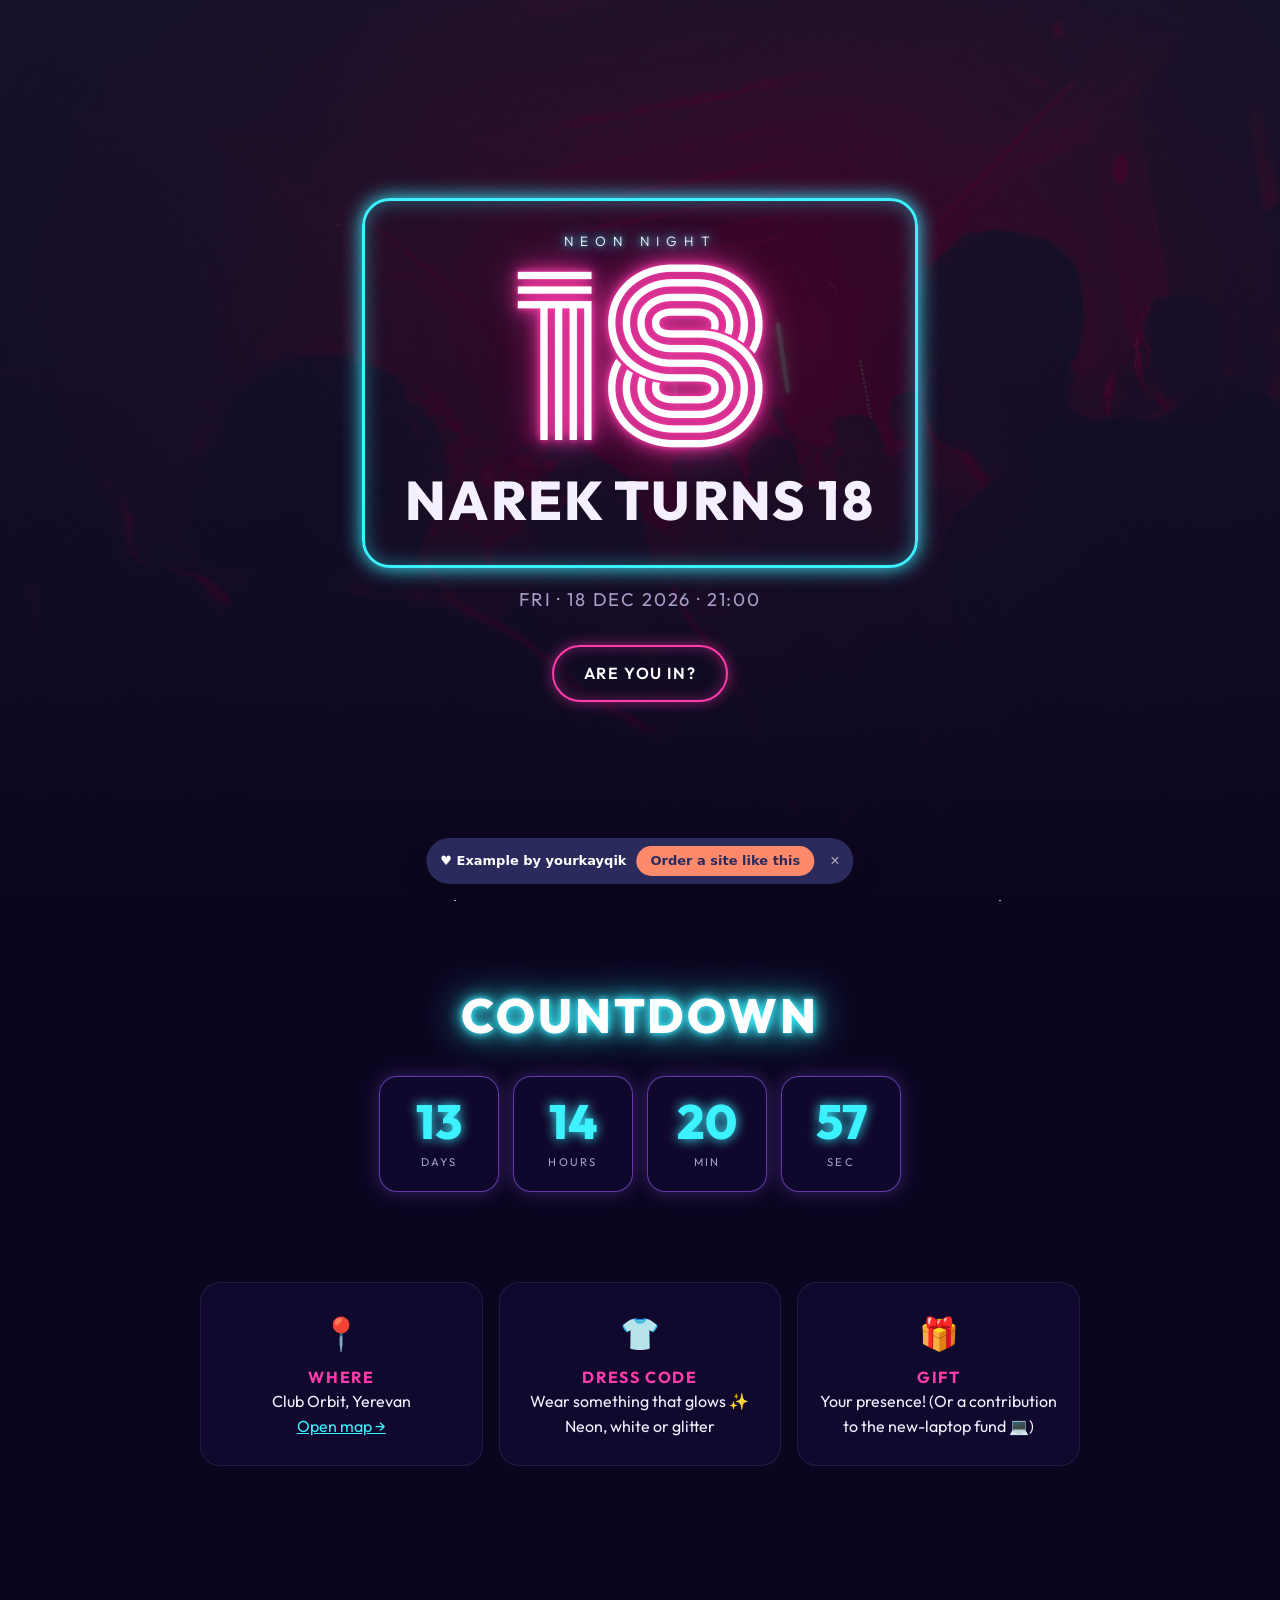
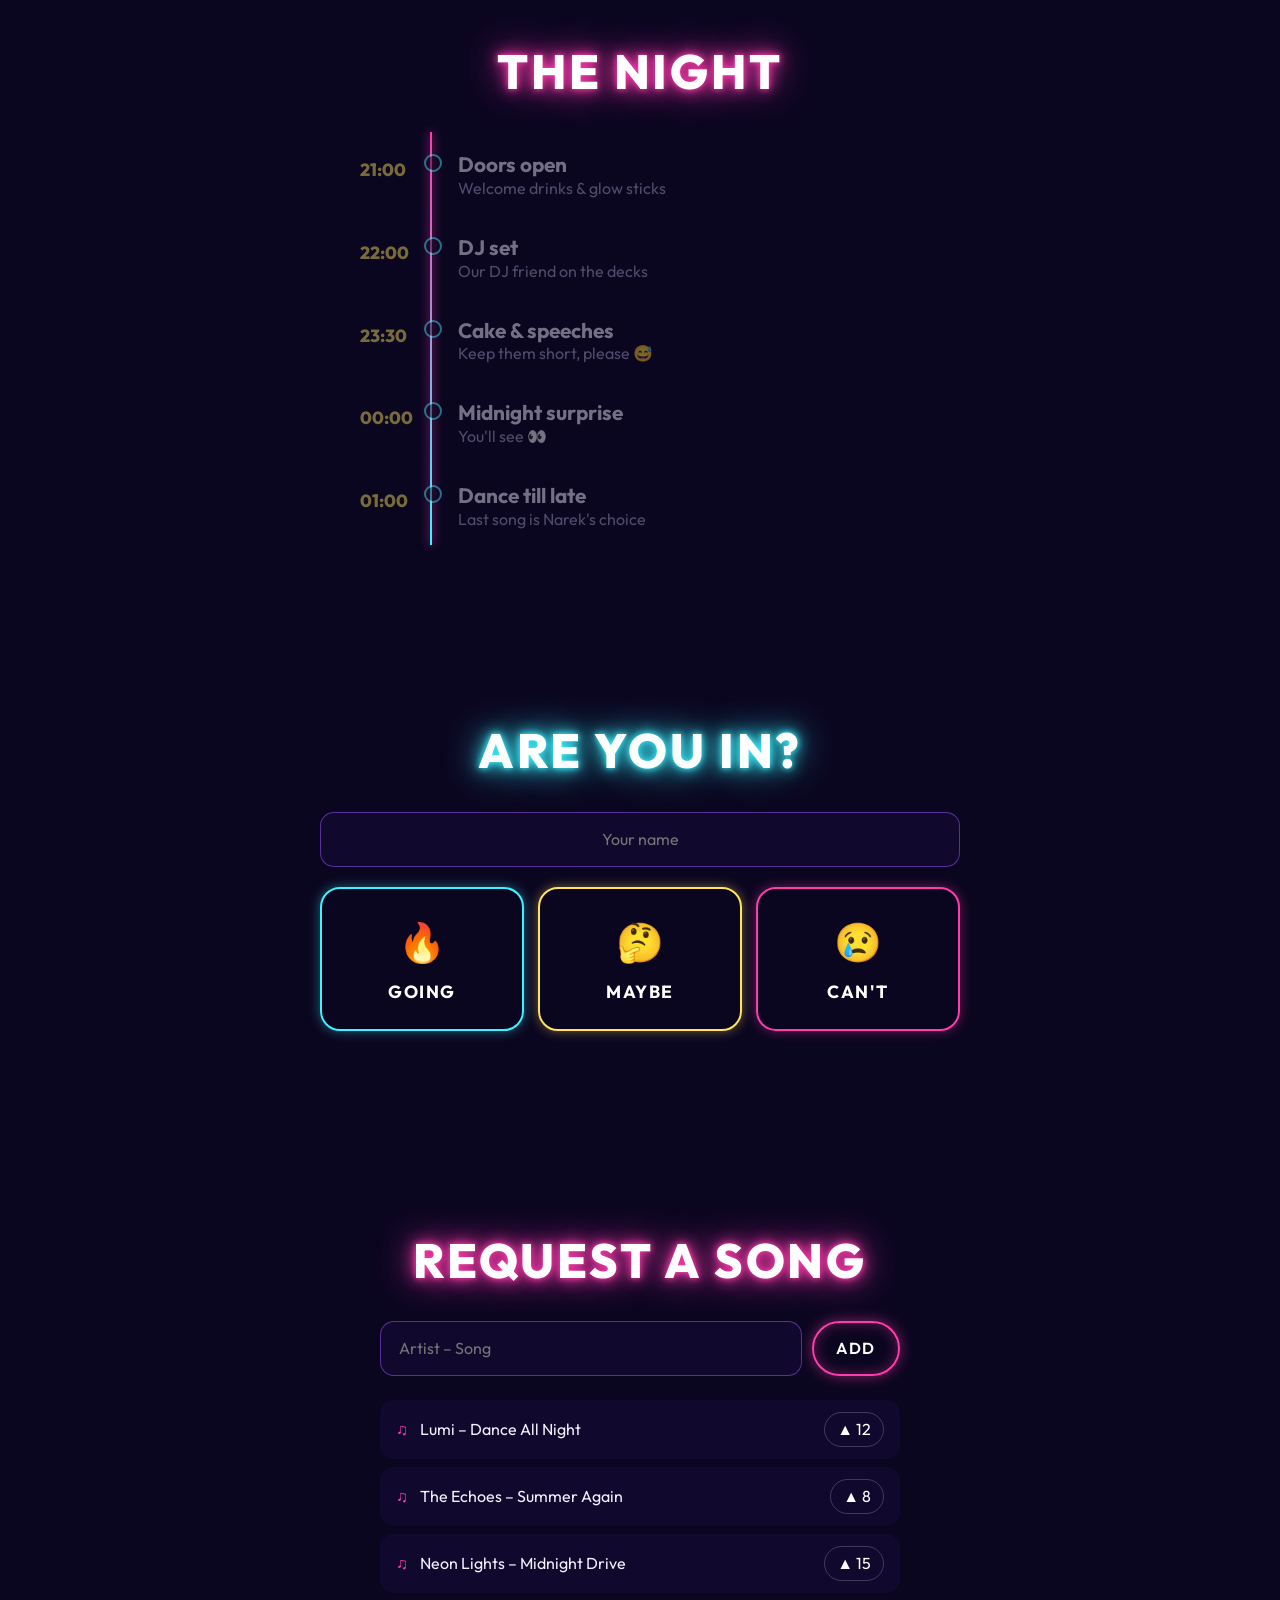
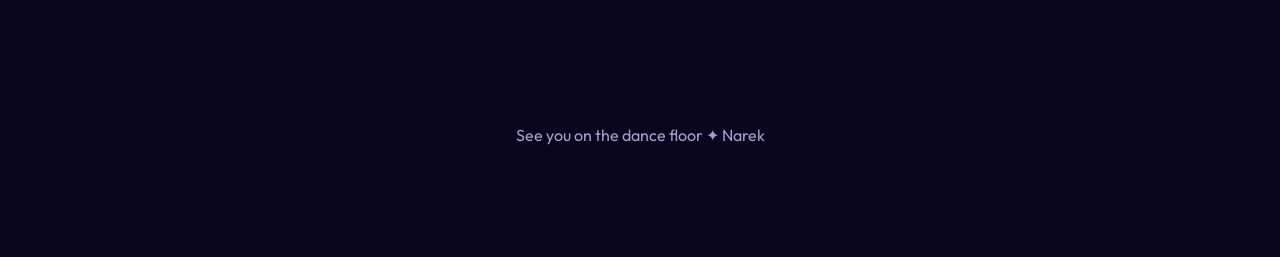
<file: examples/party.html>
<!doctype html>
<html lang="en">
<head>
  <meta charset="utf-8">
  <meta name="viewport" content="width=device-width, initial-scale=1">
  <title>Narek turns 18 · Neon Night</title>
  <link rel="preconnect" href="https://fonts.googleapis.com">
  <link rel="preconnect" href="https://fonts.gstatic.com" crossorigin>
  <link href="https://fonts.googleapis.com/css2?family=Monoton&family=Outfit:wght@300;400;600;800&display=swap" rel="stylesheet">
  <style>
    :root { --night: #0B0620; --deep: #150B36; --pink: #FF3CAC; --cyan: #3CF2FF; --violet: #9D5CFF; --yellow: #FFE45C; --text: #F4F0FF; --soft: #A79FC8; }
    * { box-sizing: border-box; }
    html { scroll-behavior: smooth; }
    body { margin: 0; font-family: "Outfit", sans-serif; background: var(--night); color: var(--text); line-height: 1.55; overflow-x: hidden; }
    h1, h2, h3 { margin: 0; line-height: 1.05; }
    p { margin: 0; }
    .wrap { max-width: 920px; margin: 0 auto; padding: 0 20px; }
    .neon-pink { color: #fff; text-shadow: 0 0 6px var(--pink), 0 0 16px var(--pink), 0 0 36px var(--pink); }
    .neon-cyan { color: #fff; text-shadow: 0 0 6px var(--cyan), 0 0 16px var(--cyan), 0 0 36px var(--cyan); }
    .btn { display: inline-block; font: inherit; font-weight: 600; letter-spacing: .1em; text-transform: uppercase; padding: 14px 30px; border-radius: 999px; border: 2px solid var(--pink); color: #fff; background: transparent; text-decoration: none; cursor: pointer; box-shadow: 0 0 14px rgba(255,60,172,.5), inset 0 0 14px rgba(255,60,172,.35); transition: background .2s, transform .15s; }
    .btn:hover { background: var(--pink); transform: translateY(-2px); }

    .stars { position: fixed; inset: 0; z-index: -1; background: radial-gradient(circle at 20% 10%, #2B1460 0, transparent 40%), radial-gradient(circle at 85% 70%, #3A0F4D 0, transparent 40%), var(--night); }
    .stars i { position: absolute; width: 2px; height: 2px; background: #fff; border-radius: 50%; animation: twinkle 3s infinite; }
    @keyframes twinkle { 50% { opacity: .2; } }

    .hero { min-height: 100vh; display: grid; place-items: center; text-align: center; padding: 60px 20px; }
    .sign { display: inline-block; border: 3px solid var(--cyan); border-radius: 28px; padding: 30px 40px 36px; box-shadow: 0 0 20px var(--cyan), inset 0 0 20px rgba(60,242,255,.4); }
    .sign .pre { font-weight: 300; letter-spacing: .5em; text-transform: uppercase; font-size: .85rem; }
    .eighteen { font-family: "Monoton", cursive; font-size: clamp(7rem, 30vw, 13rem); line-height: 1; margin: 6px 0; animation: flicker 5s infinite; }
    @keyframes flicker { 0%, 18%, 22%, 25%, 53%, 57%, 100% { opacity: 1; } 20%, 24%, 55% { opacity: .35; } }
    .hero h1 { font-size: clamp(2rem, 7vw, 3.4rem); font-weight: 800; letter-spacing: .04em; text-transform: uppercase; }
    .hero .when { margin: 18px 0 30px; font-size: 1.15rem; color: var(--soft); letter-spacing: .1em; }

    section { padding: 90px 0; text-align: center; }
    .title { font-size: clamp(2rem, 6vw, 3rem); font-weight: 800; text-transform: uppercase; letter-spacing: .06em; margin-bottom: 36px; }

    .count { display: flex; justify-content: center; gap: 14px; flex-wrap: wrap; }
    .count div { width: 120px; padding: 18px 0; border-radius: 18px; border: 1.5px solid rgba(157,92,255,.6); background: rgba(21,11,54,.6); box-shadow: 0 0 18px rgba(157,92,255,.3); }
    .count b { display: block; font-size: 3rem; font-weight: 800; color: var(--cyan); text-shadow: 0 0 12px var(--cyan); line-height: 1.1; }
    .count small { color: var(--soft); text-transform: uppercase; letter-spacing: .2em; font-size: .7rem; }

    .details { display: grid; grid-template-columns: repeat(3, 1fr); gap: 16px; }
    .detail { padding: 26px 18px; border-radius: 20px; background: rgba(21,11,54,.7); border: 1px solid rgba(255,255,255,.08); }
    .detail .ico { font-size: 2rem; }
    .detail h3 { margin: 10px 0 4px; text-transform: uppercase; letter-spacing: .1em; font-size: 1rem; color: var(--pink); }
    .detail a { color: var(--cyan); }

    .timeline { position: relative; max-width: 560px; margin: 0 auto; text-align: left; }
    .timeline::before { content: ""; position: absolute; left: 70px; top: 0; bottom: 0; width: 2px; background: linear-gradient(var(--pink), var(--cyan)); box-shadow: 0 0 10px var(--pink); }
    .t-item { display: grid; grid-template-columns: 70px 1fr; gap: 28px; padding: 14px 0; position: relative; opacity: .45; transition: opacity .4s; }
    .t-item.lit { opacity: 1; }
    .t-item::after { content: ""; position: absolute; left: 64px; top: 22px; width: 14px; height: 14px; border-radius: 50%; background: var(--night); border: 2px solid var(--cyan); transition: all .4s; }
    .t-item.lit::after { background: var(--cyan); box-shadow: 0 0 12px var(--cyan); }
    .t-item time { font-weight: 800; color: var(--yellow); font-size: 1.1rem; padding-top: 10px; }
    .t-item h3 { font-size: 1.3rem; padding-top: 8px; }
    .t-item p { color: var(--soft); }

    .rsvp-btns { display: grid; grid-template-columns: repeat(3, 1fr); gap: 14px; max-width: 640px; margin: 0 auto; }
    .answer { font: inherit; padding: 24px 12px; border-radius: 20px; border: 2px solid var(--c); background: transparent; color: #fff; cursor: pointer; transition: all .2s; box-shadow: 0 0 12px color-mix(in srgb, var(--c) 40%, transparent); }
    .answer span { display: block; font-size: 2.4rem; margin-bottom: 6px; transition: transform .3s; }
    .answer strong { font-size: 1.1rem; text-transform: uppercase; letter-spacing: .08em; }
    .answer:hover span { transform: scale(1.2) rotate(-8deg); }
    .answer.on { background: var(--c); color: var(--night); box-shadow: 0 0 30px var(--c); }
    .name-row { max-width: 640px; margin: 0 auto 20px; }
    .name-row input, .song input { width: 100%; font: inherit; padding: 14px 18px; border-radius: 14px; border: 1.5px solid rgba(157,92,255,.5); background: rgba(21,11,54,.7); color: #fff; text-align: center; }
    .name-row input:focus, .song input:focus { outline: 0; border-color: var(--cyan); box-shadow: 0 0 14px rgba(60,242,255,.4); }
    .response { min-height: 3em; margin-top: 26px; font-size: 1.2rem; font-weight: 600; }
    .tally { margin-top: 10px; color: var(--soft); font-size: .95rem; }

    .song { max-width: 520px; margin: 0 auto; display: flex; gap: 10px; }
    .song input { text-align: left; }
    .song .btn { flex: none; padding: 12px 22px; }
    .playlist { list-style: none; padding: 0; margin: 24px auto 0; max-width: 520px; text-align: left; display: grid; gap: 8px; }
    .playlist li { display: flex; align-items: center; gap: 12px; padding: 12px 16px; border-radius: 14px; background: rgba(21,11,54,.7); animation: slide .4s ease; }
    .playlist li b { color: var(--pink); }
    .playlist .vote { margin-left: auto; font: inherit; background: none; border: 1px solid rgba(255,255,255,.2); border-radius: 999px; color: #fff; padding: 4px 12px; cursor: pointer; }
    .playlist .vote.on { border-color: var(--pink); color: var(--pink); }
    @keyframes slide { from { opacity: 0; transform: translateX(-20px); } }

    footer { text-align: center; padding: 40px 20px 110px; color: var(--soft); }

    @media (max-width: 640px) {
      .details { grid-template-columns: 1fr; }
      .rsvp-btns { grid-template-columns: 1fr; }
      .count div { width: 76px; }
      .count b { font-size: 2.1rem; }
      .sign { padding: 22px 18px 28px; }
      .timeline::before { left: 56px; }
      .t-item { grid-template-columns: 56px 1fr; }
      .t-item::after { left: 50px; }
    }
  </style>
</head>
<body>
  <div class="stars" id="stars"></div>

  <header class="hero">
    <div>
      <div class="sign">
        <p class="pre neon-cyan" data-text="theme"></p>
        <div class="eighteen neon-pink" data-text="age"></div>
        <h1 id="headline"></h1>
      </div>
      <p class="when" data-text="whenLabel"></p>
      <a class="btn" href="#rsvp">Are you in?</a>
    </div>
  </header>

  <section>
    <div class="wrap">
      <h2 class="title neon-cyan">Countdown</h2>
      <div class="count">
        <div><b id="d">0</b><small>days</small></div>
        <div><b id="h">0</b><small>hours</small></div>
        <div><b id="m">0</b><small>min</small></div>
        <div><b id="s">0</b><small>sec</small></div>
      </div>
    </div>
  </section>

  <section style="padding-top:0">
    <div class="wrap details" id="details"></div>
  </section>

  <section>
    <div class="wrap">
      <h2 class="title neon-pink">The night</h2>
      <div class="timeline" id="timeline"></div>
    </div>
  </section>

  <section id="rsvp">
    <div class="wrap">
      <h2 class="title neon-cyan">Are you in?</h2>
      <div class="name-row"><input id="name" placeholder="Your name" aria-label="Your name"></div>
      <div class="rsvp-btns">
        <button class="answer" style="--c:var(--cyan)" data-answer="going"><span>🔥</span><strong>Going</strong></button>
        <button class="answer" style="--c:var(--yellow)" data-answer="maybe"><span>🤔</span><strong>Maybe</strong></button>
        <button class="answer" style="--c:var(--pink)" data-answer="cant"><span>😢</span><strong>Can't</strong></button>
      </div>
      <p class="response" id="response"></p>
      <p class="tally" id="tally"></p>
      <a class="btn" id="sendAnswer" href="#" target="_blank" rel="noopener" style="display:none;margin-top:22px"></a>
    </div>
  </section>

  <section style="padding-top:20px">
    <div class="wrap">
      <h2 class="title neon-pink">Request a song</h2>
      <form class="song" id="songForm"><input id="song" placeholder="Artist – Song" aria-label="Song"><button class="btn" type="submit">Add</button></form>
      <ul class="playlist" id="playlist"></ul>
    </div>
  </section>

  <footer data-text="footer"></footer>

  <script src="render.js"></script>
  <script src="data/party.js"></script>
  <script>
    // Fill the page from DATA
    const headline = `${DATA.name} turns ${DATA.age}`;
    document.title = `${headline} · ${DATA.theme}`;
    bindData(DATA);
    document.getElementById("headline").textContent = headline;
    if (DATA.heroImage) document.querySelector(".hero").style.background =
      `linear-gradient(rgba(11,6,32,.72), rgba(11,6,32,.88) 75%, #0B0620), url("${DATA.heroImage}") center/cover`;
    document.getElementById("sendAnswer").textContent = `Send my answer to ${DATA.name}`;
    fill("#details", DATA.details, (d) => `
      <div class="detail"><div class="ico">${esc(d.icon)}</div><h3>${esc(d.title)}</h3>
        <p>${esc(d.text)}${d.mapQuery ? `<br><a href="${esc(mapLink(d.mapQuery))}" target="_blank" rel="noopener">Open map →</a>` : ""}</p></div>`);
    fill("#timeline", DATA.timeline, (t) =>
      `<div class="t-item"><time>${esc(t.time)}</time><div><h3>${esc(t.title)}</h3><p>${esc(t.text)}</p></div></div>`);

    // Stars
    const stars = document.getElementById("stars");
    for (let i = 0; i < 80; i++) {
      const s = document.createElement("i");
      s.style.cssText = `left:${Math.random() * 100}%;top:${Math.random() * 100}%;animation-delay:${Math.random() * 3}s`;
      stars.appendChild(s);
    }

    // Countdown
    const PARTY = new Date(DATA.start);
    const pad = (n) => String(n).padStart(2, "0");
    function tick() {
      let s = Math.max(0, Math.floor((PARTY - new Date()) / 1000));
      document.getElementById("d").textContent = Math.floor(s / 86400); s %= 86400;
      document.getElementById("h").textContent = pad(Math.floor(s / 3600));
      document.getElementById("m").textContent = pad(Math.floor((s % 3600) / 60));
      document.getElementById("s").textContent = pad(s % 60);
    }
    tick(); setInterval(tick, 1000);

    // Timeline lights up while scrolling
    const io = new IntersectionObserver((es) => es.forEach((e) => e.target.classList.toggle("lit", e.isIntersecting)), { rootMargin: "-35% 0px -35% 0px" });
    document.querySelectorAll(".t-item").forEach((el) => io.observe(el));

    // 3-answer RSVP → sent to the host on WhatsApp
    const STORAGE_KEY = "rsvp-" + DATA.start;
    const REPLIES = {
      going: (n) => `🔥 Yesss${n ? ", " + n : ""}! See you on the dance floor.`,
      maybe: (n) => `🤔 We'll save you a glow stick${n ? ", " + n : ""}. Decide soon!`,
      cant: (n) => `😢 We'll miss you${n ? ", " + n : ""}! Cake will be eaten in your honour.`,
    };
    const answers = document.querySelectorAll(".answer");
    function choose(a, save = true) {
      answers.forEach((b) => b.classList.toggle("on", b.dataset.answer === a));
      const name = document.getElementById("name").value.trim();
      document.getElementById("response").textContent = REPLIES[a](name);
      const t = { ...DATA.rsvp.counts }; t[a]++;
      document.getElementById("tally").textContent = `${t.going} going · ${t.maybe} maybe · ${t.cant} can't`;
      if (save) try { localStorage.setItem(STORAGE_KEY, JSON.stringify({ a, name })); } catch (e) {}
      const label = { going: "🔥 Going", maybe: "🤔 Maybe", cant: "😢 Can't come" }[a];
      const send = document.getElementById("sendAnswer");
      send.href = waLink(DATA.rsvp.whatsapp, `${headline} — ${name || "Guest"}: ${label}`);
      send.style.display = "inline-block";
    }
    answers.forEach((b) => b.addEventListener("click", () => choose(b.dataset.answer)));
    try {
      const saved = JSON.parse(localStorage.getItem(STORAGE_KEY));
      if (saved) { document.getElementById("name").value = saved.name; choose(saved.a, false); }
    } catch (e) {}

    // Song requests
    const playlist = document.getElementById("playlist");
    function addSong(title, votes = 0) {
      const li = document.createElement("li");
      li.innerHTML = `<b>♫</b><span></span><button class="vote">▲ ${votes}</button>`;
      li.querySelector("span").textContent = title;
      const v = li.querySelector(".vote");
      v.addEventListener("click", () => { const on = v.classList.toggle("on"); v.textContent = `▲ ${votes + (on ? 1 : 0)}`; });
      playlist.prepend(li);
    }
    DATA.songs.forEach((s) => addSong(s.title, s.votes));
    document.getElementById("songForm").addEventListener("submit", (e) => {
      e.preventDefault();
      const input = document.getElementById("song");
      if (input.value.trim()) addSong(input.value.trim());
      input.value = "";
    });
  </script>
  <script src="badge.js"></script>
</body>
</html>
</file>
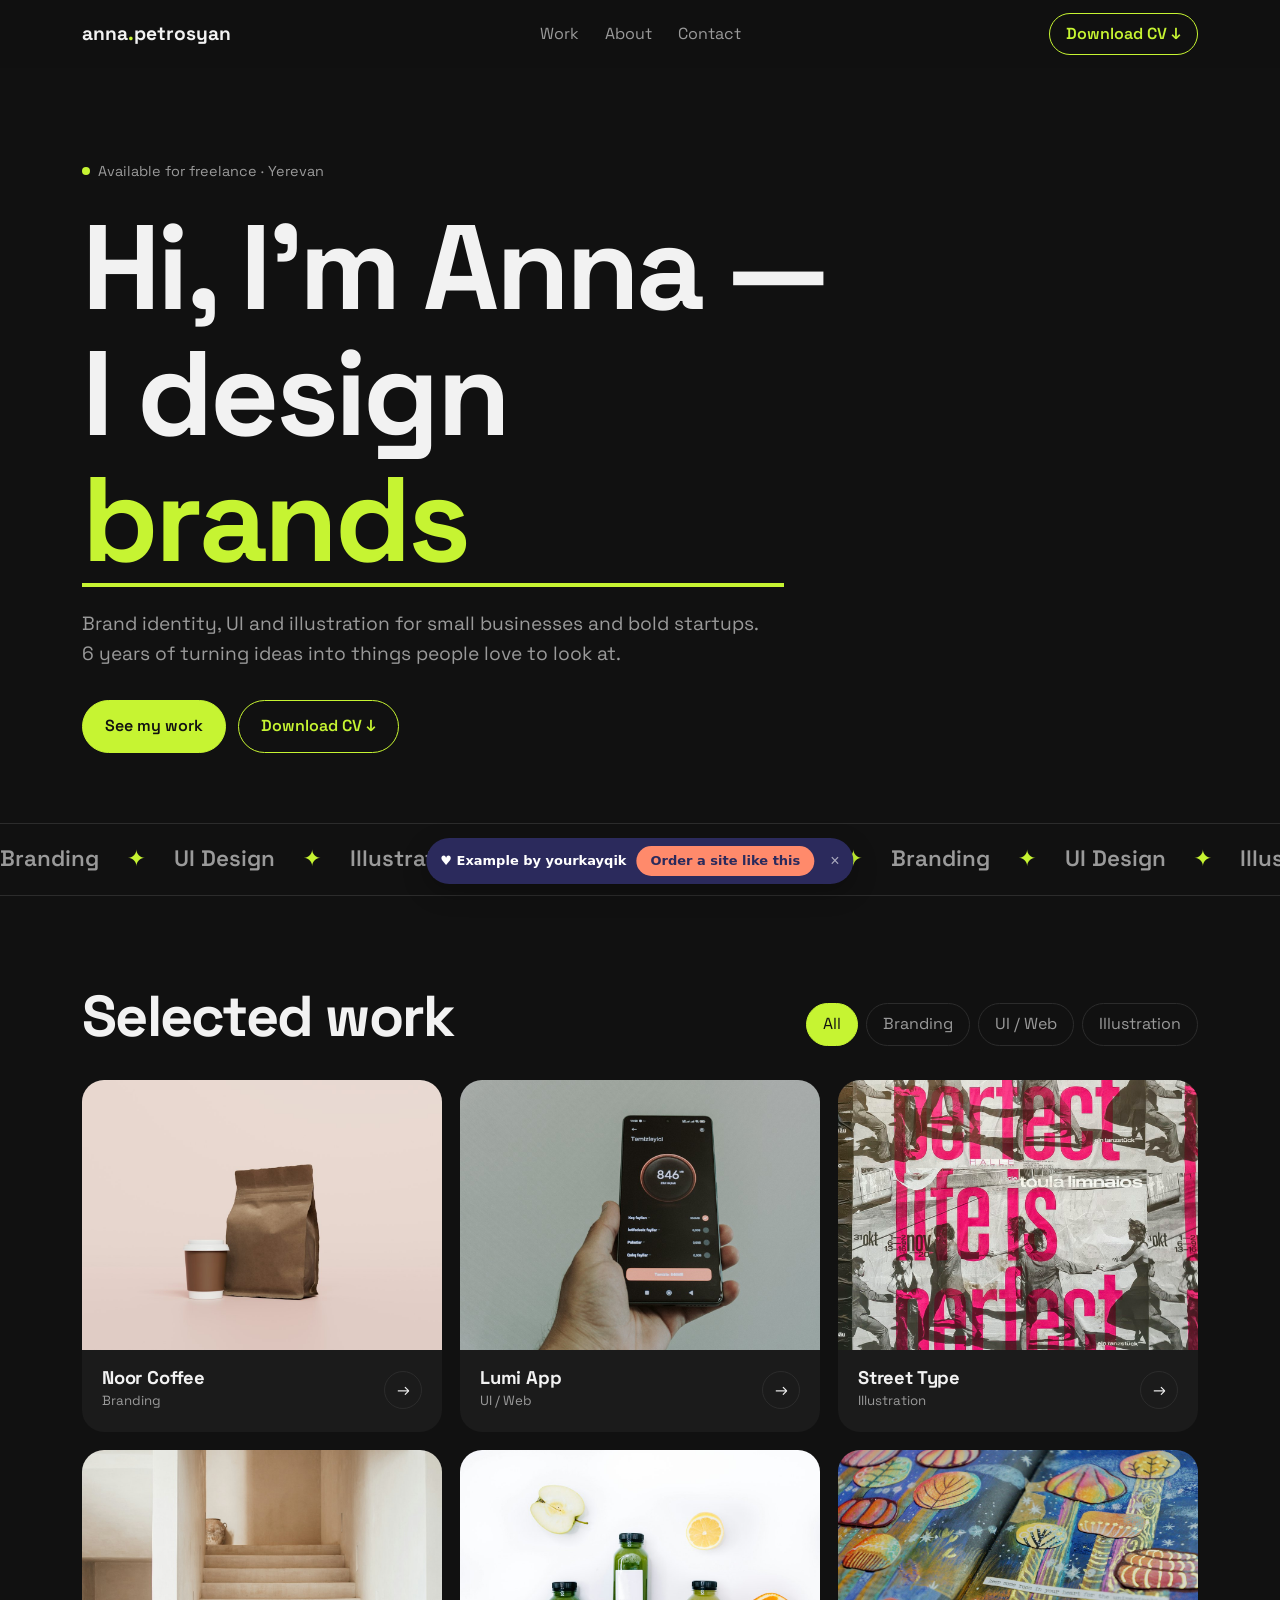
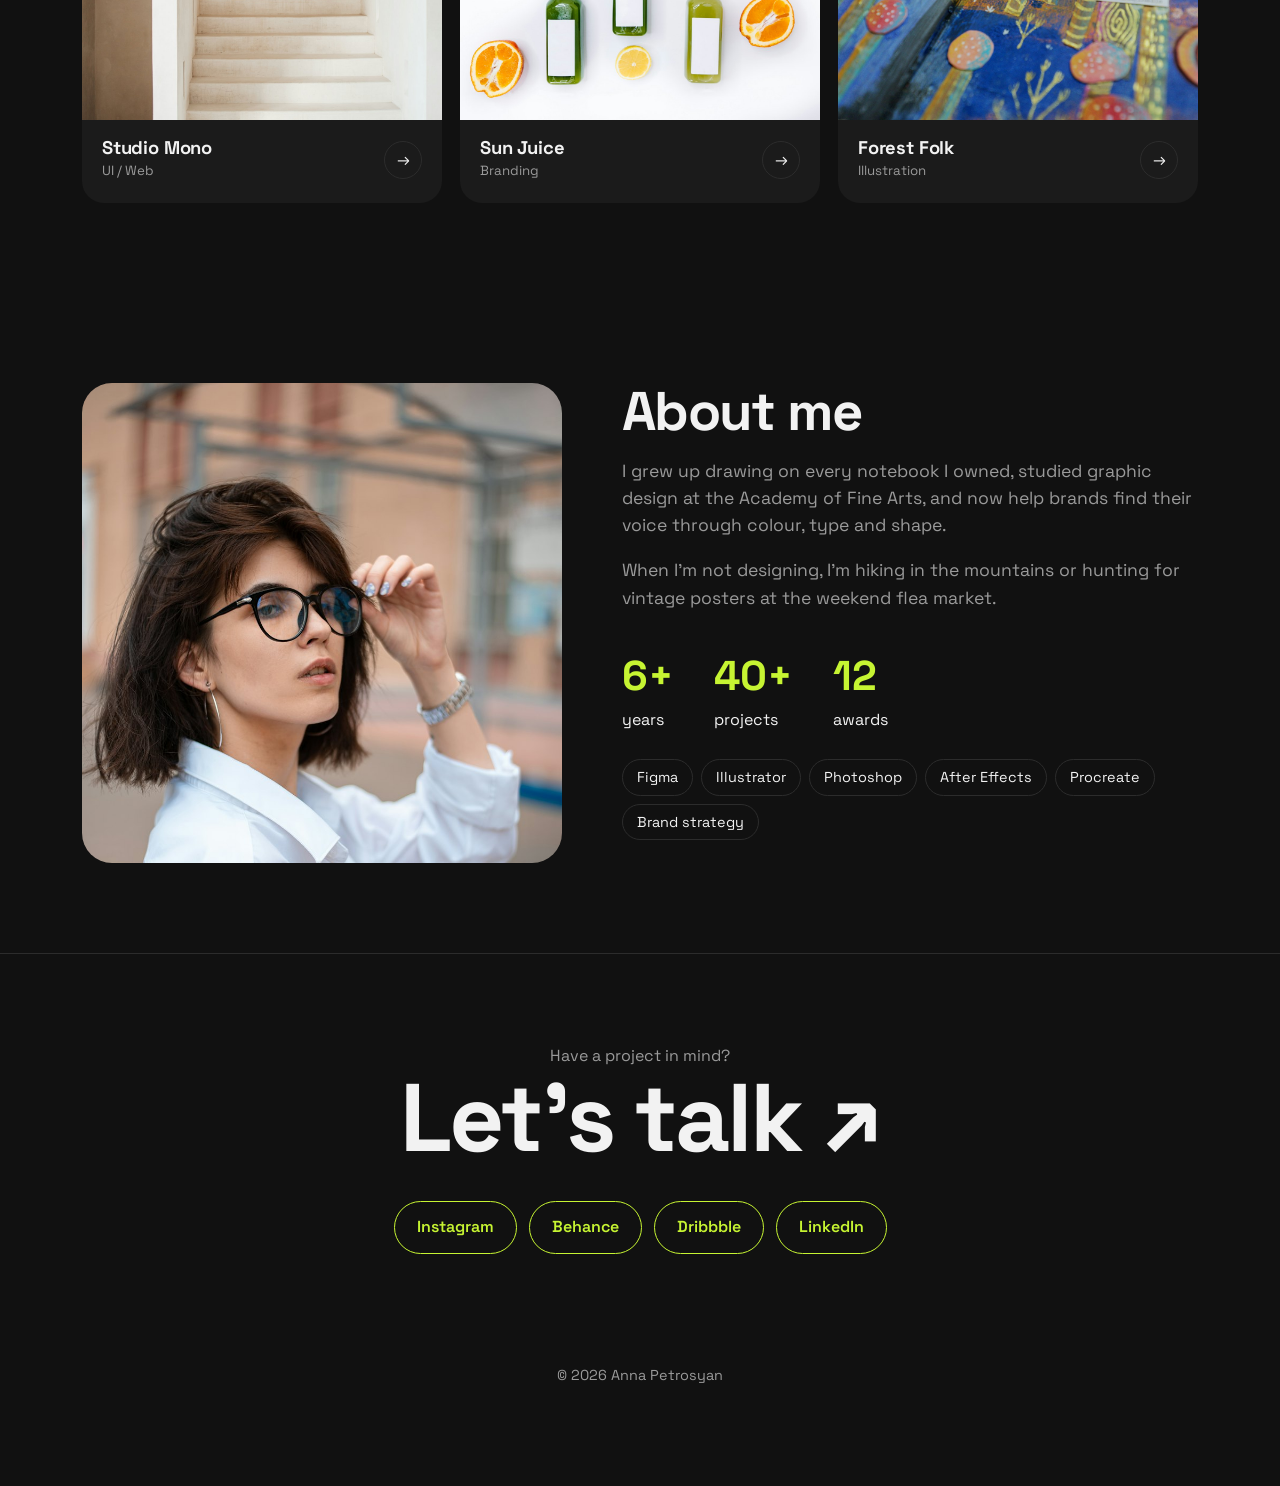
<file: examples/portfolio.html>
<!doctype html>
<html lang="en">
<head>
  <meta charset="utf-8">
  <meta name="viewport" content="width=device-width, initial-scale=1">
  <title>Anna Petrosyan · Designer</title>
  <link rel="preconnect" href="https://fonts.googleapis.com">
  <link rel="preconnect" href="https://fonts.gstatic.com" crossorigin>
  <link href="https://fonts.googleapis.com/css2?family=Space+Grotesk:wght@400;500;600;700&display=swap" rel="stylesheet">
  <style>
    :root { --bg: #111111; --card: #1B1B1B; --line: #2C2C2C; --lime: #C6F432; --text: #F2F2F2; --soft: #9A9A9A; }
    * { box-sizing: border-box; }
    html { scroll-behavior: smooth; }
    body { margin: 0; font-family: "Space Grotesk", system-ui, sans-serif; background: var(--bg); color: var(--text); line-height: 1.55; }
    body.modal-open { overflow: hidden; }
    a { color: inherit; }
    h1, h2, h3 { margin: 0; line-height: 1.05; letter-spacing: -.03em; }
    p { margin: 0; }
    .wrap { max-width: 1160px; margin: 0 auto; padding: 0 22px; }
    .btn { display: inline-flex; align-items: center; gap: 8px; font: inherit; font-weight: 600; padding: 13px 22px; border-radius: 999px; border: 1.5px solid var(--lime); background: var(--lime); color: #111; text-decoration: none; cursor: pointer; transition: transform .15s, background .15s, color .15s; }
    .btn:hover { transform: translateY(-2px); }
    .btn--ghost { background: transparent; color: var(--lime); }
    .btn--ghost:hover { background: var(--lime); color: #111; }

    nav { position: sticky; top: 0; z-index: 20; background: rgba(17,17,17,.85); backdrop-filter: blur(10px); }
    nav .wrap { display: flex; justify-content: space-between; align-items: center; height: 68px; }
    .logo { font-weight: 700; font-size: 1.2rem; text-decoration: none; }
    .logo span { color: var(--lime); }
    .nav-links { display: flex; gap: 26px; color: var(--soft); }
    .nav-links a { text-decoration: none; }
    .nav-links a:hover { color: var(--lime); }

    .hero { padding: 90px 0 70px; }
    .avail { display: inline-flex; align-items: center; gap: 8px; color: var(--soft); font-size: .9rem; }
    .avail i { width: 8px; height: 8px; border-radius: 50%; background: var(--lime); box-shadow: 0 0 0 0 rgba(198,244,50,.6); animation: ping 1.8s infinite; }
    @keyframes ping { 70% { box-shadow: 0 0 0 10px rgba(198,244,50,0); } 100% { box-shadow: 0 0 0 0 rgba(198,244,50,0); } }
    .hero h1 { font-size: clamp(3rem, 10vw, 7.5rem); margin: 22px 0; font-weight: 700; }
    .hero h1 em { font-style: normal; color: var(--lime); }
    .roles { display: inline-block; min-width: 9ch; border-bottom: 4px solid var(--lime); }
    .hero .lead { font-size: 1.2rem; color: var(--soft); max-width: 36em; }
    .hero .actions { display: flex; flex-wrap: wrap; gap: 12px; margin-top: 32px; }

    .marquee { border-block: 1px solid var(--line); overflow: hidden; padding: 18px 0; white-space: nowrap; }
    .marquee div { display: inline-block; animation: scroll 24s linear infinite; font-size: 1.4rem; font-weight: 600; color: var(--soft); }
    .marquee span { color: var(--lime); margin: 0 22px; }
    @keyframes scroll { to { transform: translateX(-50%); } }

    section { padding: 90px 0; }
    .head { display: flex; flex-wrap: wrap; justify-content: space-between; align-items: end; gap: 20px; margin-bottom: 34px; }
    .head h2 { font-size: clamp(2.2rem, 5vw, 3.6rem); }
    .filters { display: flex; flex-wrap: wrap; gap: 8px; }
    .filters button { font: inherit; padding: 8px 16px; border-radius: 999px; border: 1px solid var(--line); background: transparent; color: var(--soft); cursor: pointer; transition: all .2s; }
    .filters button.active, .filters button:hover { border-color: var(--lime); color: var(--lime); }
    .filters button.active { background: var(--lime); color: #111; }

    .grid { display: grid; grid-template-columns: repeat(3, 1fr); gap: 18px; }
    .project { background: var(--card); border-radius: 22px; overflow: hidden; cursor: pointer; border: 0; padding: 0; font: inherit; color: inherit; text-align: left; transition: transform .3s, opacity .3s; }
    .project.hide { display: none; }
    .project:hover { transform: translateY(-6px); }
    .project:hover .art { transform: scale(1.04); }
    .art-wrap { overflow: hidden; aspect-ratio: 4/3; }
    .art { width: 100%; height: 100%; transition: transform .5s; display: grid; place-items: center; font-weight: 700; font-size: 2rem; }
    .project .meta { padding: 18px 20px 20px; display: flex; justify-content: space-between; align-items: center; }
    .project h3 { font-size: 1.15rem; letter-spacing: -.01em; }
    .project small { color: var(--soft); }
    .project .arrow { width: 38px; height: 38px; border-radius: 50%; border: 1px solid var(--line); display: grid; place-items: center; transition: all .2s; }
    .project:hover .arrow { background: var(--lime); color: #111; transform: rotate(-45deg); }

    .a1 { background: linear-gradient(135deg, #C6F432, #8FD14F); color: #111; }
    .a2 { background: radial-gradient(circle at 30% 30%, #FF7A59 0 22%, transparent 23%), radial-gradient(circle at 70% 70%, #FFD25A 0 18%, transparent 19%), #2A1B4D; }
    .a3 { background: repeating-linear-gradient(45deg, #222 0 14px, #2D2D2D 14px 28px); color: var(--lime); }
    .a4 { background: linear-gradient(160deg, #F2F2F2, #CFCFCF); color: #111; }
    .a5 { background: conic-gradient(from 90deg, #C6F432, #3DDBD9, #6C4BF4, #C6F432); color: #111; }
    .a6 { background: #0E2F2A; color: #7CF2C4; }

    .about { display: grid; grid-template-columns: 1fr 1.2fr; gap: 60px; align-items: start; }
    .about .photo { aspect-ratio: 1; border-radius: 30px; background: radial-gradient(circle at 50% 40%, #2b2b2b 0 24%, transparent 25%), radial-gradient(ellipse at 50% 100%, #2b2b2b 0 40%, transparent 41%), var(--lime); }
    .about p { color: var(--soft); font-size: 1.1rem; margin-top: 18px; }
    .stats { display: flex; gap: 40px; margin-top: 32px; }
    .stats b { display: block; font-size: 2.6rem; color: var(--lime); }
    .skills { display: flex; flex-wrap: wrap; gap: 8px; margin-top: 26px; }
    .skills span { border: 1px solid var(--line); border-radius: 999px; padding: 6px 14px; font-size: .9rem; }

    .contact { text-align: center; border-top: 1px solid var(--line); }
    .contact h2 { font-size: clamp(2.6rem, 9vw, 6rem); }
    .contact h2 a { text-decoration: none; transition: color .2s; }
    .contact h2 a:hover { color: var(--lime); }
    .socials { display: flex; justify-content: center; flex-wrap: wrap; gap: 12px; margin-top: 32px; }
    footer { text-align: center; color: var(--soft); padding: 20px 0 100px; font-size: .9rem; }

    .modal { position: fixed; inset: 0; z-index: 60; background: rgba(0,0,0,.75); display: none; align-items: center; justify-content: center; padding: 20px; }
    .modal.open { display: flex; }
    .modal-box { background: var(--card); border-radius: 26px; width: min(720px, 100%); max-height: 90vh; overflow: auto; animation: up .3s ease; }
    @keyframes up { from { transform: translateY(30px); opacity: 0; } }
    .modal-box .art { aspect-ratio: 16/9; height: auto; font-size: 3rem; }
    .modal-body { padding: 28px; }
    .modal-body h3 { font-size: 2rem; }
    .modal-body p { color: var(--soft); margin-top: 12px; }
    .modal-body .tags { display: flex; gap: 8px; flex-wrap: wrap; margin-top: 18px; }
    .modal-body .tags span { background: #262626; border-radius: 999px; padding: 4px 12px; font-size: .85rem; }
    .close { position: absolute; top: 18px; right: 22px; width: 44px; height: 44px; border-radius: 50%; border: 0; background: var(--lime); font-size: 1.4rem; cursor: pointer; }

    /* Printable CV */
    #cv { display: none; }
    @media print {
      body { background: #fff; color: #111; }
      body > *:not(#cv) { display: none !important; }
      #cv { display: block; padding: 20px; font-size: 12pt; }
      #cv h1 { font-size: 26pt; }
      #cv h2 { font-size: 14pt; margin: 18px 0 6px; border-bottom: 2px solid #8FD14F; padding-bottom: 4px; }
      #cv p, #cv li { margin: 3px 0; }
    }

    @media (max-width: 860px) {
      .nav-links { display: none; }
      .grid { grid-template-columns: 1fr 1fr; }
      .about { grid-template-columns: 1fr; gap: 30px; }
      .about .photo { max-width: 280px; }
    }
    @media (max-width: 540px) {
      .grid { grid-template-columns: 1fr; }
      .stats { gap: 24px; }
      section { padding: 64px 0; }
    }
  </style>
</head>
<body>
  <nav>
    <div class="wrap">
      <a class="logo" href="#" id="logo"></a>
      <div class="nav-links"><a href="#work">Work</a><a href="#about">About</a><a href="#contact">Contact</a></div>
      <button class="btn btn--ghost" data-cv style="padding:8px 16px">Download CV ↓</button>
    </div>
  </nav>

  <header class="hero">
    <div class="wrap">
      <span class="avail"><i></i> <span data-text="availability"></span></span>
      <h1>Hi, I'm <span data-text="firstName"></span> —<br>I design <em class="roles" id="role"></em></h1>
      <p class="lead" data-text="intro"></p>
      <div class="actions">
        <a class="btn" href="#work">See my work</a>
        <button class="btn btn--ghost" data-cv>Download CV ↓</button>
      </div>
    </div>
  </header>

  <div class="marquee" aria-hidden="true"><div id="marquee"></div></div>

  <section id="work">
    <div class="wrap">
      <div class="head">
        <h2>Selected work</h2>
        <div class="filters" id="filters"></div>
      </div>
      <div class="grid" id="grid"></div>
    </div>
  </section>

  <section id="about">
    <div class="wrap about">
      <div class="photo" aria-hidden="true"></div>
      <div>
        <h2 style="font-size:clamp(2.2rem,5vw,3.4rem)">About me</h2>
        <div id="aboutText"></div>
        <div class="stats" id="stats"></div>
        <div class="skills" id="skills"></div>
      </div>
    </div>
  </section>

  <section class="contact" id="contact">
    <div class="wrap">
      <p style="color:var(--soft)">Have a project in mind?</p>
      <h2><a data-href="contactLink" target="_blank" rel="noopener">Let's talk ↗</a></h2>
      <div class="socials" id="socials"></div>
    </div>
  </section>

  <footer data-text="footer"></footer>

  <div class="modal" id="modal" role="dialog" aria-modal="true">
    <button class="close" aria-label="Close">×</button>
    <div class="modal-box"><div class="art" id="mArt"></div><div class="modal-body"><small id="mCat" style="color:var(--lime)"></small><h3 id="mTitle"></h3><p id="mText"></p><div class="tags" id="mTags"></div></div></div>
  </div>

  <div id="cv">
    <h1 data-text="fullName"></h1>
    <p data-text="cv.title"></p>
    <h2>Experience</h2>
    <ul id="cvExperience"></ul>
    <h2>Education</h2>
    <p data-text="cv.education"></p>
    <h2>Skills</h2>
    <p data-text="cv.skills"></p>
    <h2>Languages</h2>
    <p data-text="cv.languages"></p>
  </div>

  <script src="render.js"></script>
  <script src="data/portfolio.js"></script>
  <script>
    // Fill the page from DATA
    const [first, ...rest] = DATA.fullName.toLowerCase().split(" ");
    document.title = `${DATA.fullName} · Designer`;
    bindData(DATA);
    document.getElementById("logo").innerHTML = `${esc(first)}<span>.</span>${esc(rest.join(""))}`;
    document.getElementById("role").textContent = DATA.roles[0];
    const marquee = DATA.marquee.map(esc).join(" <span>✦</span> ") + " <span>✦</span> ";
    document.getElementById("marquee").innerHTML = marquee + marquee;
    const catLabel = Object.fromEntries(DATA.categories.map((c) => [c.id, c.label]));
    fill("#filters", [{ id: "all", label: "All" }, ...DATA.categories], (c, i) =>
      `<button class="${i === 0 ? "active" : ""}" data-filter="${esc(c.id)}">${esc(c.label)}</button>`);
    const cover = (p) => p.image ? `style="background:url('${esc(p.image)}') center/cover"` : "";
    fill("#grid", DATA.projects, (p, i) => `
      <button class="project" data-cat="${esc(p.category)}" data-i="${i}">
        <div class="art-wrap"><div class="art ${esc(p.art)}" ${cover(p)}>${p.image ? "" : esc(p.mark)}</div></div>
        <div class="meta"><div><h3>${esc(p.title)}</h3><small>${esc(catLabel[p.category])}</small></div><span class="arrow">→</span></div>
      </button>`);
    if (DATA.photo) document.querySelector(".about .photo").style.background = `url("${DATA.photo}") center/cover`;
    fill("#aboutText", DATA.about, (t) => `<p>${esc(t)}</p>`);
    fill("#stats", DATA.stats, (s) => `<div><b>${esc(s.value)}</b>${esc(s.label)}</div>`);
    fill("#skills", DATA.skills, (s) => `<span>${esc(s)}</span>`);
    fill("#socials", DATA.socials, (s) => `<a class="btn btn--ghost" href="${esc(s.url)}" target="_blank" rel="noopener">${esc(s.label)}</a>`);
    fill("#cvExperience", DATA.cv.experience, (x) => `<li><b>${esc(x.years)}</b> · ${esc(x.role)}</li>`);

    // Filters
    document.getElementById("filters").addEventListener("click", (e) => {
      const btn = e.target.closest("button"); if (!btn) return;
      document.querySelectorAll("#filters button").forEach((b) => b.classList.toggle("active", b === btn));
      document.querySelectorAll(".project").forEach((p) =>
        p.classList.toggle("hide", btn.dataset.filter !== "all" && p.dataset.cat !== btn.dataset.filter));
    });

    // Project modal
    const modal = document.getElementById("modal");
    document.getElementById("grid").addEventListener("click", (e) => {
      const card = e.target.closest(".project"); if (!card) return;
      const p = DATA.projects[card.dataset.i];
      const art = document.getElementById("mArt");
      art.className = "art " + p.art;
      art.style.cssText = p.image ? `background:url('${p.image}') center/cover` : "";
      art.textContent = p.image ? "" : p.mark;
      document.getElementById("mCat").textContent = catLabel[p.category];
      document.getElementById("mTitle").textContent = p.title;
      document.getElementById("mText").textContent = p.text;
      document.getElementById("mTags").innerHTML = p.tags.map((t) => `<span>${esc(t)}</span>`).join("");
      modal.classList.add("open"); document.body.classList.add("modal-open");
    });
    const closeModal = () => { modal.classList.remove("open"); document.body.classList.remove("modal-open"); };
    modal.addEventListener("click", (e) => { if (e.target === modal || e.target.classList.contains("close")) closeModal(); });
    addEventListener("keydown", (e) => e.key === "Escape" && closeModal());

    // Rotating role word
    let r = 0;
    setInterval(() => { r = (r + 1) % DATA.roles.length; document.getElementById("role").textContent = DATA.roles[r]; }, 1800);

    // CV → print dialog (choose "Save as PDF")
    document.querySelectorAll("[data-cv]").forEach((b) => b.addEventListener("click", () => window.print()));
  </script>
  <script src="badge.js"></script>
</body>
</html>
</file>
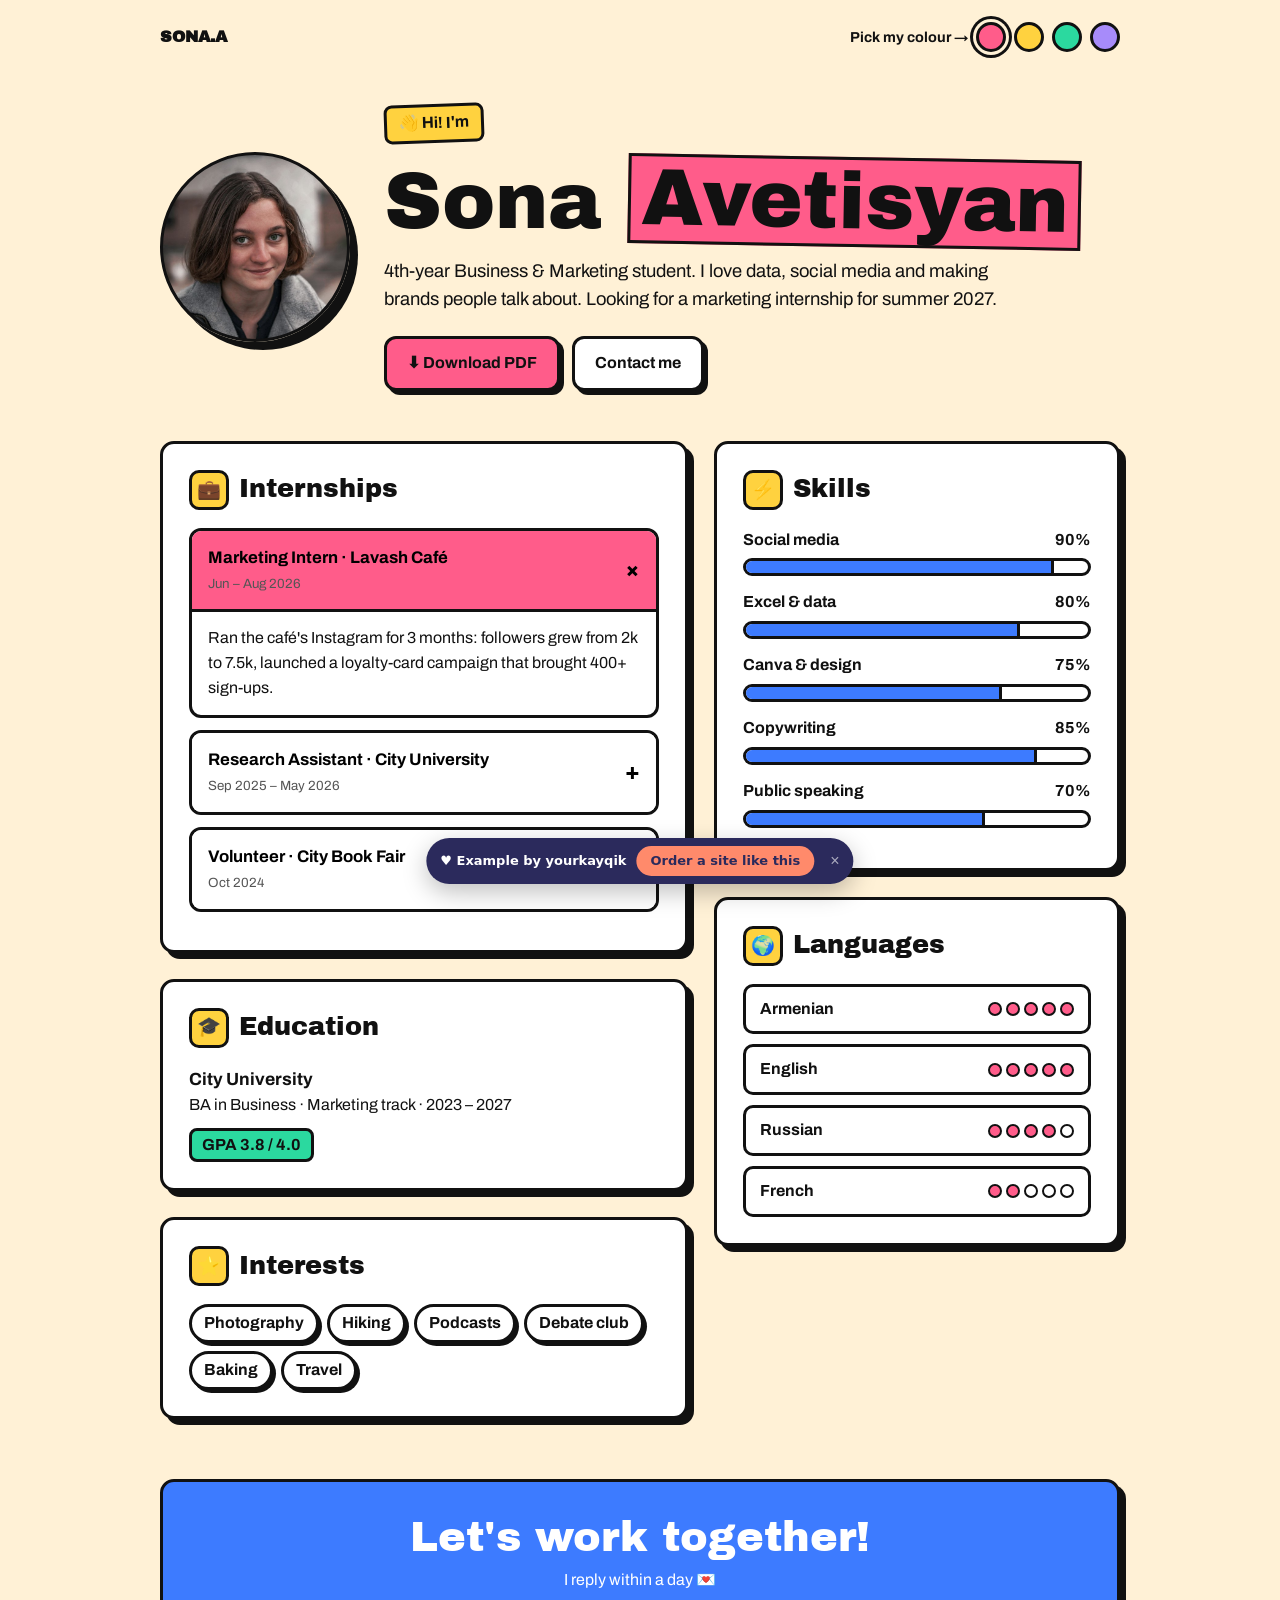
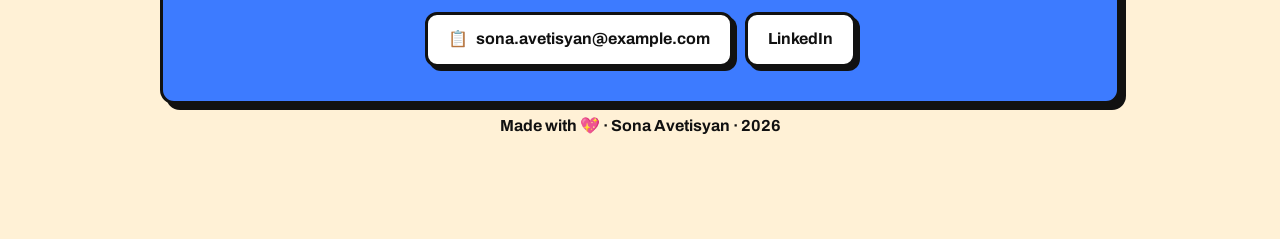
<file: examples/student.html>
<!doctype html>
<html lang="en">
<head>
  <meta charset="utf-8">
  <meta name="viewport" content="width=device-width, initial-scale=1">
  <title>Sona Avetisyan · Student CV</title>
  <link rel="preconnect" href="https://fonts.googleapis.com">
  <link rel="preconnect" href="https://fonts.gstatic.com" crossorigin>
  <link href="https://fonts.googleapis.com/css2?family=Archivo+Black&family=Archivo:wght@400;500;700&display=swap" rel="stylesheet">
  <style>
    :root { --accent: #FF5C8A; --blue: #3D7BFF; --yellow: #FFD23F; --green: #2BD99F; --bg: #FFF1D6; --ink: #111; }
    * { box-sizing: border-box; }
    html { scroll-behavior: smooth; }
    body { margin: 0; font-family: "Archivo", sans-serif; background: var(--bg); color: var(--ink); line-height: 1.55; transition: background .3s; }
    h1, h2, h3 { font-family: "Archivo Black", sans-serif; font-weight: 400; margin: 0; line-height: 1.05; }
    p { margin: 0; }
    a { color: inherit; }
    .wrap { max-width: 1000px; margin: 0 auto; padding: 0 20px; }
    .box { background: #fff; border: 3px solid var(--ink); box-shadow: 6px 6px 0 var(--ink); border-radius: 14px; }
    .btn { display: inline-flex; align-items: center; gap: 8px; font: inherit; font-weight: 700; padding: 12px 20px; border: 3px solid var(--ink); border-radius: 12px; background: var(--accent); color: var(--ink); box-shadow: 4px 4px 0 var(--ink); text-decoration: none; cursor: pointer; transition: transform .1s, box-shadow .1s, background .3s; }
    .btn:hover { transform: translate(-2px, -2px); box-shadow: 6px 6px 0 var(--ink); }
    .btn:active { transform: translate(4px, 4px); box-shadow: 0 0 0 var(--ink); }
    .btn--white { background: #fff; }

    .top { display: flex; justify-content: space-between; align-items: center; gap: 12px; padding: 22px 0; flex-wrap: wrap; }
    .swatches { display: flex; align-items: center; gap: 8px; font-weight: 700; font-size: .9rem; }
    .swatches button { width: 30px; height: 30px; border-radius: 50%; border: 3px solid var(--ink); cursor: pointer; transition: transform .15s; }
    .swatches button:hover { transform: scale(1.15); }
    .swatches button.on { box-shadow: 0 0 0 3px var(--bg), 0 0 0 6px var(--ink); }

    .hero { display: grid; grid-template-columns: auto 1fr; gap: 34px; align-items: center; padding: 30px 0 50px; }
    .avatar { width: 190px; height: 190px; border-radius: 50%; border: 3px solid var(--ink); box-shadow: 8px 8px 0 var(--ink); background: radial-gradient(circle at 50% 40%, var(--ink) 0 20%, transparent 21%), radial-gradient(ellipse at 50% 100%, var(--ink) 0 38%, transparent 39%), var(--accent); transition: background .3s; }
    .hero .hi { display: inline-block; background: var(--yellow); border: 3px solid var(--ink); padding: 4px 12px; font-weight: 700; transform: rotate(-2deg); border-radius: 8px; }
    .hero h1 { font-size: clamp(2.6rem, 8vw, 5rem); margin: 14px 0 10px; }
    .hero h1 span { background: var(--accent); padding: 0 10px; border: 3px solid var(--ink); display: inline-block; transform: rotate(1deg); transition: background .3s; }
    .hero p { font-size: 1.15rem; max-width: 34em; }
    .hero .actions { display: flex; flex-wrap: wrap; gap: 12px; margin-top: 22px; }

    .grid { display: grid; grid-template-columns: 1.3fr 1fr; gap: 26px; padding-bottom: 60px; align-items: start; }
    .col { display: grid; gap: 26px; }
    .card { padding: 26px; }
    .card h2 { font-size: 1.6rem; margin-bottom: 18px; display: flex; align-items: center; gap: 10px; }
    .card h2 i { font-style: normal; display: grid; place-items: center; width: 40px; height: 40px; border: 3px solid var(--ink); border-radius: 10px; background: var(--yellow); font-size: 1.2rem; }

    .intern { border: 3px solid var(--ink); border-radius: 12px; margin-bottom: 12px; overflow: hidden; }
    .intern button { width: 100%; display: flex; justify-content: space-between; align-items: center; gap: 12px; padding: 14px 16px; font: inherit; background: #fff; border: 0; cursor: pointer; text-align: left; }
    .intern button b { display: block; font-size: 1.05rem; }
    .intern button small { color: #555; }
    .intern button span.plus { font-family: "Archivo Black"; font-size: 1.4rem; transition: transform .2s; }
    .intern.open button { background: var(--accent); transition: background .3s; }
    .intern.open button span.plus { transform: rotate(45deg); }
    .intern .more { max-height: 0; overflow: hidden; transition: max-height .3s; }
    .intern.open .more { max-height: 200px; }
    .intern .more p { padding: 14px 16px; border-top: 3px solid var(--ink); }

    .edu b { display: block; font-size: 1.1rem; }
    .gpa { display: inline-block; margin-top: 10px; background: var(--green); border: 3px solid var(--ink); border-radius: 8px; padding: 2px 10px; font-weight: 700; }

    .skill { margin-bottom: 14px; }
    .skill div { display: flex; justify-content: space-between; font-weight: 700; margin-bottom: 6px; }
    .bar { height: 18px; border: 3px solid var(--ink); border-radius: 999px; background: #fff; overflow: hidden; }
    .bar i { display: block; height: 100%; width: 0; background: var(--blue); border-right: 3px solid var(--ink); transition: width 1.2s cubic-bezier(.2,.8,.2,1); }

    .langs { display: grid; gap: 10px; }
    .lang { display: flex; justify-content: space-between; align-items: center; padding: 10px 14px; border: 3px solid var(--ink); border-radius: 10px; font-weight: 700; }
    .dots { display: flex; gap: 4px; }
    .dots i { width: 14px; height: 14px; border-radius: 50%; border: 2px solid var(--ink); }
    .dots i.f { background: var(--accent); transition: background .3s; }

    .tags { display: flex; flex-wrap: wrap; gap: 8px; }
    .tags span { border: 3px solid var(--ink); border-radius: 999px; padding: 4px 12px; font-weight: 700; background: #fff; box-shadow: 3px 3px 0 var(--ink); transition: transform .15s; cursor: default; }
    .tags span:nth-child(3n+1):hover { background: var(--yellow); transform: rotate(-4deg); }
    .tags span:nth-child(3n+2):hover { background: var(--green); transform: rotate(3deg); }
    .tags span:nth-child(3n):hover { background: var(--blue); color: #fff; transform: rotate(-2deg); }

    .contact { text-align: center; padding: 34px 26px; background: var(--blue); color: #fff; }
    .contact h2 { font-size: clamp(1.8rem, 5vw, 2.6rem); }
    .contact .row { display: flex; flex-wrap: wrap; justify-content: center; gap: 12px; margin-top: 20px; }
    .toast { position: fixed; left: 50%; top: 20px; transform: translate(-50%, -150%); background: var(--yellow); border: 3px solid var(--ink); box-shadow: 4px 4px 0 var(--ink); padding: 10px 18px; border-radius: 10px; font-weight: 700; transition: transform .3s; z-index: 50; }
    .toast.show { transform: translate(-50%, 0); }
    footer { text-align: center; padding: 10px 0 100px; font-weight: 700; }

    @media print {
      body { background: #fff; }
      .top, .actions, .contact .row, .yk-badge { display: none !important; }
      .box { box-shadow: none; }
      .intern .more { max-height: none; }
      .bar i { transition: none; }
    }
    @media (max-width: 760px) {
      .hero { grid-template-columns: 1fr; text-align: left; }
      .avatar { width: 130px; height: 130px; }
      .grid { grid-template-columns: 1fr; }
    }
  </style>
</head>
<body>
  <div class="wrap">
    <div class="top">
      <strong style="font-family:'Archivo Black'" id="brand"></strong>
      <div class="swatches" id="swatches">
        <span>Pick my colour →</span>
        <button style="background:#FF5C8A" data-c="#FF5C8A" data-bg="#FFF1D6" class="on" aria-label="Pink"></button>
        <button style="background:#FFD23F" data-c="#FFD23F" data-bg="#EAF2FF" aria-label="Yellow"></button>
        <button style="background:#2BD99F" data-c="#2BD99F" data-bg="#FFF0F5" aria-label="Green"></button>
        <button style="background:#A78BFA" data-c="#A78BFA" data-bg="#FFFBE6" aria-label="Purple"></button>
      </div>
    </div>

    <header class="hero">
      <div class="avatar" aria-hidden="true"></div>
      <div>
        <span class="hi">👋 Hi! I'm</span>
        <h1><span data-text="firstName" style="background:none;border:0;padding:0;transform:none"></span> <span data-text="lastName"></span></h1>
        <p data-text="intro"></p>
        <div class="actions">
          <button class="btn" onclick="window.print()">⬇ Download PDF</button>
          <a class="btn btn--white" href="#contact">Contact me</a>
        </div>
      </div>
    </header>

    <div class="grid">
      <div class="col">
        <div class="card box">
          <h2><i>💼</i>Internships</h2>
          <div id="internships"></div>
        </div>

        <div class="card box edu">
          <h2><i>🎓</i>Education</h2>
          <b data-text="education.school"></b>
          <p data-text="education.degree"></p>
          <span class="gpa" data-text="education.gpa"></span>
        </div>

        <div class="card box">
          <h2><i>⭐</i>Interests</h2>
          <div class="tags" id="interests"></div>
        </div>
      </div>

      <div class="col">
        <div class="card box">
          <h2><i>⚡</i>Skills</h2>
          <div id="skills"></div>
        </div>

        <div class="card box">
          <h2><i>🌍</i>Languages</h2>
          <div class="langs" id="langs"></div>
        </div>
      </div>
    </div>

    <div class="contact box" id="contact">
      <h2>Let's work together!</h2>
      <p style="margin-top:8px">I reply within a day 💌</p>
      <div class="row">
        <button class="btn btn--white" id="copyEmail">📋 <span data-text="email"></span></button>
        <a class="btn btn--white" data-href="linkedin" target="_blank" rel="noopener">LinkedIn</a>
      </div>
    </div>
  </div>

  <footer data-text="footer"></footer>
  <div class="toast" id="toast">Copied! ✓</div>

  <script src="render.js"></script>
  <script src="data/student.js"></script>
  <script>
    // Fill the page from DATA
    document.title = `${DATA.firstName} ${DATA.lastName} · Student CV`;
    bindData(DATA);
    if (DATA.photo) document.querySelector(".avatar").style.background = `url("${DATA.photo}") center/cover`;
    document.getElementById("brand").textContent = `${DATA.firstName.toUpperCase()}.${DATA.lastName[0]}`;
    fill("#internships", DATA.internships, (x, i) => `
      <div class="intern${i === 0 ? " open" : ""}"><button><span><b>${esc(x.title)}</b><small>${esc(x.dates)}</small></span><span class="plus">+</span></button>
        <div class="more"><p>${esc(x.text)}</p></div></div>`);
    fill("#interests", DATA.interests, (t) => `<span>${esc(t)}</span>`);
    fill("#skills", DATA.skills, (s) =>
      `<div class="skill"><div><span>${esc(s.name)}</span><span>${+s.level}%</span></div><div class="bar"><i data-w="${+s.level}"></i></div></div>`);
    fill("#langs", DATA.languages, (l) =>
      `<div class="lang">${esc(l.name)}<span class="dots">${Array.from({ length: 5 }, (_, i) => `<i class="${i < l.level ? "f" : ""}"></i>`).join("")}</span></div>`);

    // Colour switcher
    document.getElementById("swatches").addEventListener("click", (e) => {
      const b = e.target.closest("button"); if (!b) return;
      document.documentElement.style.setProperty("--accent", b.dataset.c);
      document.documentElement.style.setProperty("--bg", b.dataset.bg);
      document.querySelectorAll("#swatches button").forEach((x) => x.classList.toggle("on", x === b));
    });

    // Internship accordion
    document.querySelectorAll(".intern button").forEach((b) =>
      b.addEventListener("click", () => b.parentElement.classList.toggle("open")));

    // Skill bars fill when visible
    const io = new IntersectionObserver((es) => es.forEach((e) => {
      if (e.isIntersecting) { e.target.style.width = e.target.dataset.w + "%"; io.unobserve(e.target); }
    }), { threshold: .5 });
    document.querySelectorAll(".bar i").forEach((b) => io.observe(b));
    addEventListener("beforeprint", () => document.querySelectorAll(".bar i").forEach((b) => (b.style.width = b.dataset.w + "%")));

    // Copy email
    const toast = document.getElementById("toast");
    document.getElementById("copyEmail").addEventListener("click", async () => {
      try { await navigator.clipboard.writeText(DATA.email); toast.textContent = "Copied! ✓"; }
      catch (e) { toast.textContent = DATA.email; }
      toast.classList.add("show");
      setTimeout(() => toast.classList.remove("show"), 1800);
    });
  </script>
  <script src="badge.js"></script>
</body>
</html>
</file>
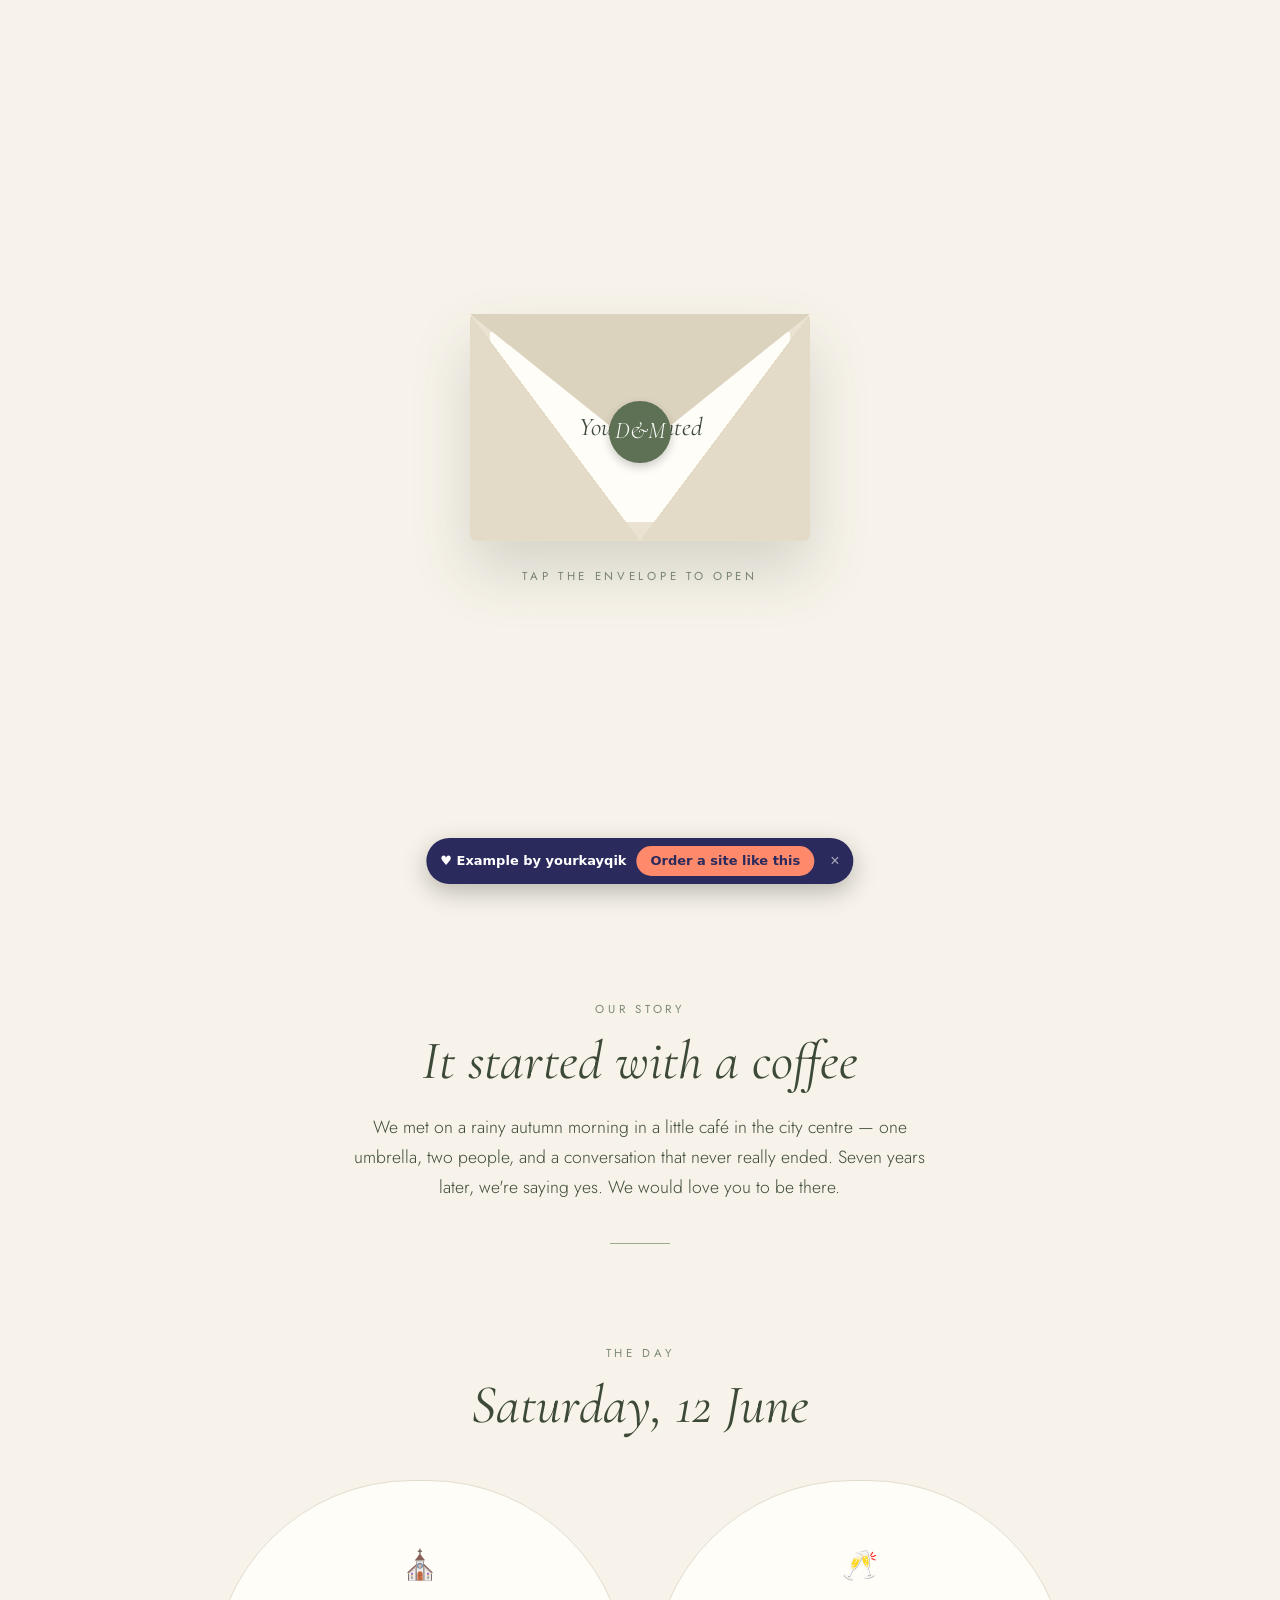
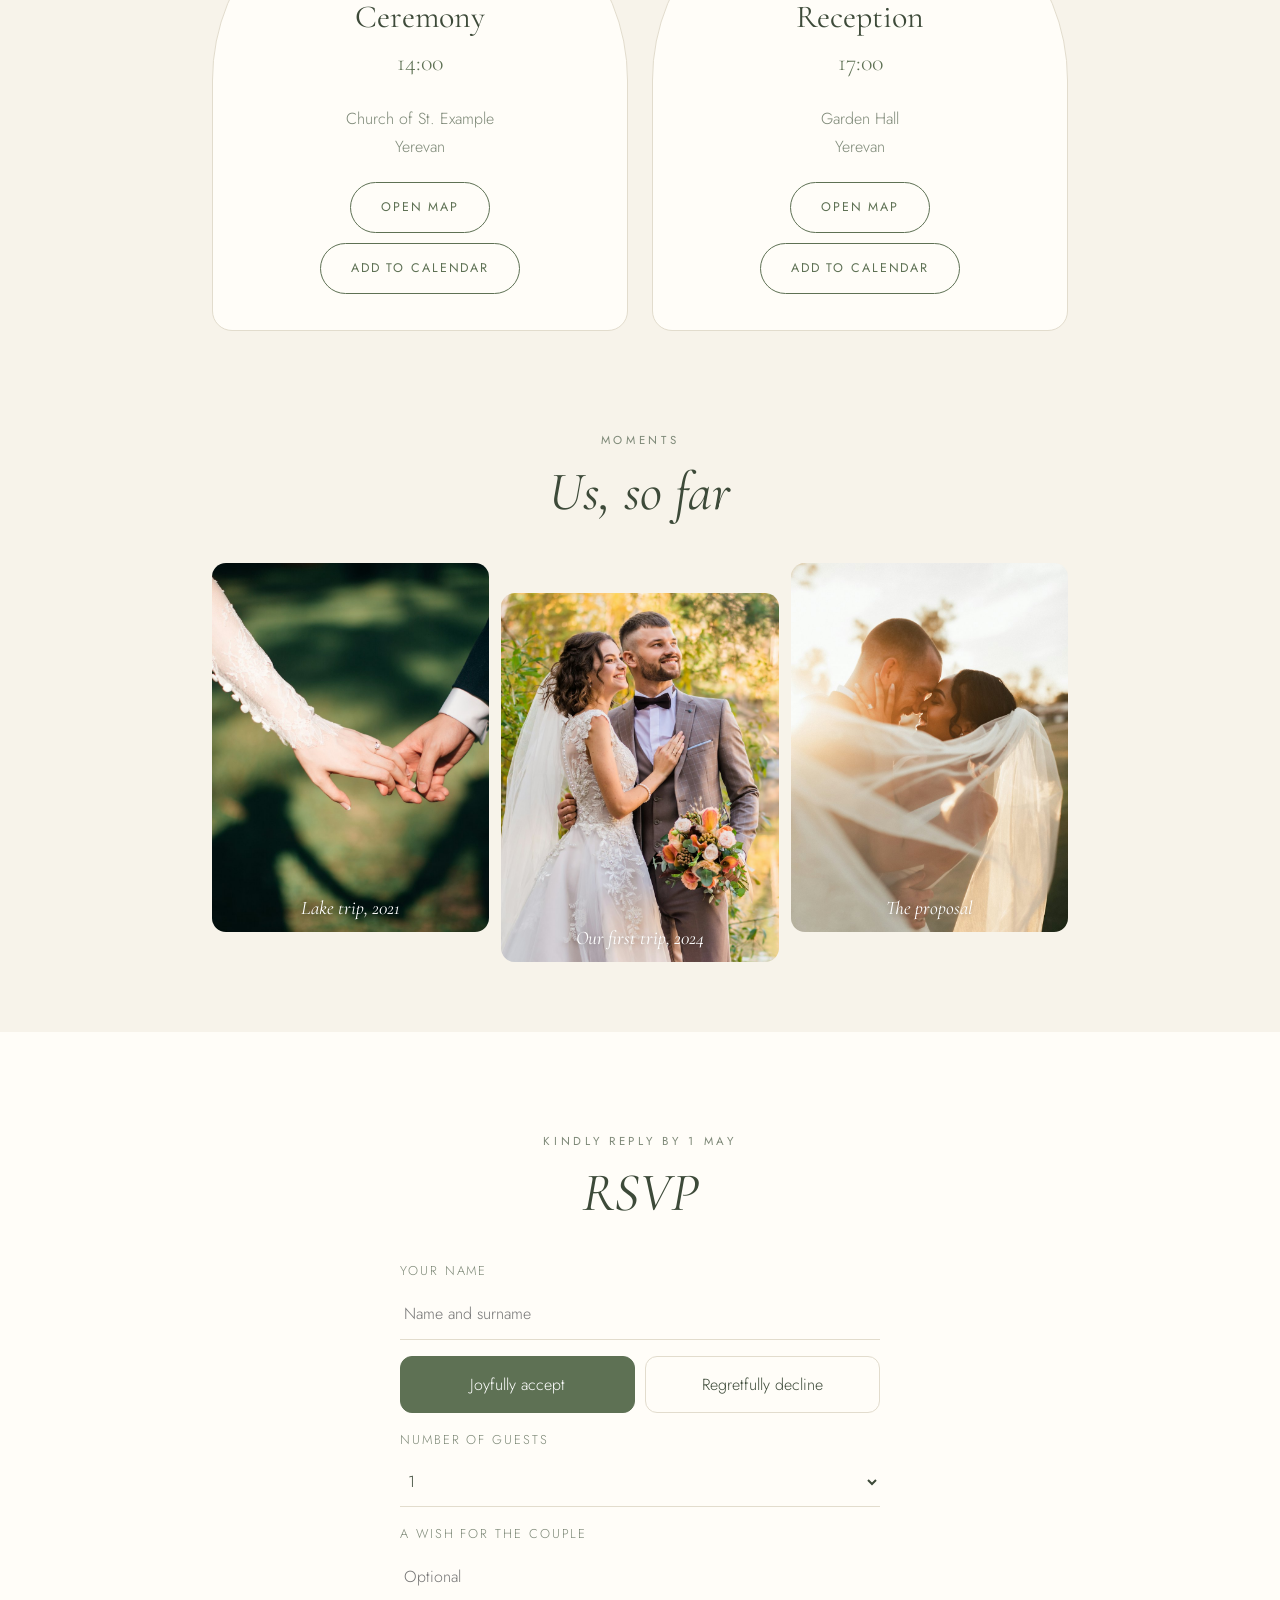
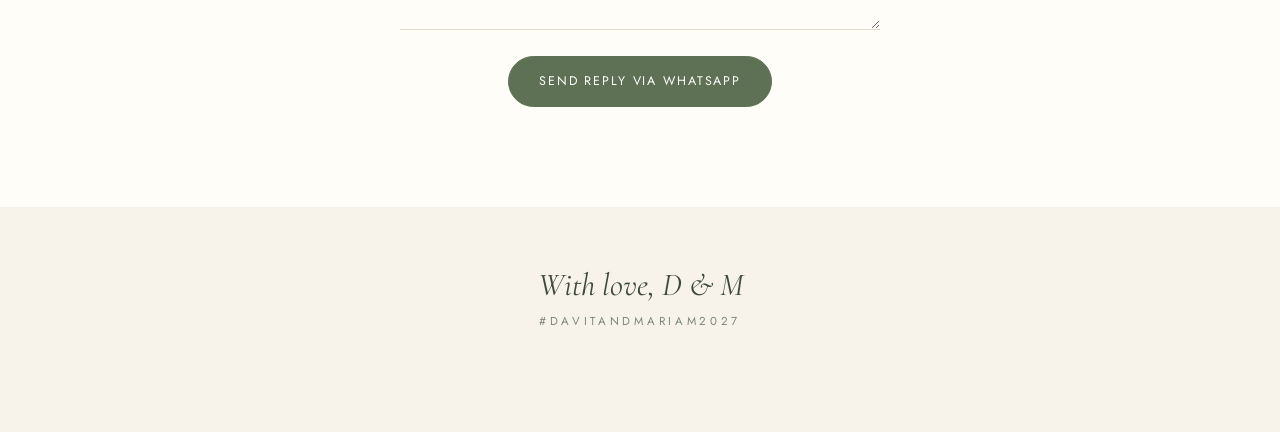
<file: examples/wedding.html>
<!doctype html>
<html lang="en">
<head>
  <meta charset="utf-8">
  <meta name="viewport" content="width=device-width, initial-scale=1">
  <title>Davit & Mariam · 12 June 2027</title>
  <link rel="preconnect" href="https://fonts.googleapis.com">
  <link rel="preconnect" href="https://fonts.gstatic.com" crossorigin>
  <link href="https://fonts.googleapis.com/css2?family=Cormorant+Garamond:ital,wght@0,400;0,500;0,600;1,400;1,500&family=Jost:wght@300;400;500&display=swap" rel="stylesheet">
  <style>
    :root { --cream: #F7F3EA; --paper: #FFFDF8; --sage: #9BAE8E; --sage-dark: #5E7154; --ink: #3D4A39; --soft: #7D8877; --line: #E2DCCD; }
    * { box-sizing: border-box; }
    html { scroll-behavior: smooth; }
    body { margin: 0; background: var(--cream); color: var(--ink); font-family: "Jost", sans-serif; font-weight: 300; line-height: 1.7; }
    body.locked { overflow: hidden; }
    h1, h2, h3, .serif { font-family: "Cormorant Garamond", serif; font-weight: 400; margin: 0; line-height: 1.1; }
    p { margin: 0; }
    .wrap { max-width: 900px; margin: 0 auto; padding: 0 22px; }
    .eyebrow { text-transform: uppercase; letter-spacing: .32em; font-size: .72rem; font-weight: 400; color: var(--soft); }
    .btn { display: inline-block; font: inherit; font-weight: 400; letter-spacing: .15em; text-transform: uppercase; font-size: .78rem; padding: 14px 30px; border-radius: 999px; border: 1px solid var(--sage-dark); background: var(--sage-dark); color: #fff; text-decoration: none; cursor: pointer; transition: background .2s, color .2s; }
    .btn:hover { background: var(--ink); }
    .btn--line { background: transparent; color: var(--sage-dark); }
    .btn--line:hover { background: var(--sage-dark); color: #fff; }

    /* Envelope intro */
    .intro { position: fixed; inset: 0; z-index: 100; display: grid; place-items: center; background: var(--cream); transition: opacity .9s ease .6s, visibility 0s 1.5s; }
    .intro.is-open { opacity: 0; visibility: hidden; }
    .envelope { position: relative; width: min(340px, 82vw); aspect-ratio: 3/2; background: #EAE3D2; border-radius: 6px; box-shadow: 0 30px 60px rgba(61,74,57,.18); cursor: pointer; }
    .envelope::before { content: ""; position: absolute; inset: 0; background: linear-gradient(to top right, #E3DBC7 50%, transparent 50%) left / 50% 100% no-repeat, linear-gradient(to top left, #E3DBC7 50%, transparent 50%) right / 50% 100% no-repeat; border-radius: 6px; z-index: 2; }
    .flap { position: absolute; left: 0; right: 0; top: 0; height: 60%; background: #DCD3BE; clip-path: polygon(0 0, 100% 0, 50% 100%); transform-origin: top; transition: transform .7s ease; z-index: 3; }
    .seal { position: absolute; left: 50%; top: 52%; transform: translate(-50%, -50%); z-index: 4; width: 62px; height: 62px; border-radius: 50%; background: var(--sage-dark); color: #fff; display: grid; place-items: center; font-family: "Cormorant Garamond", serif; font-style: italic; font-size: 1.5rem; box-shadow: 0 4px 10px rgba(0,0,0,.2); transition: opacity .3s; }
    .letter { position: absolute; left: 6%; right: 6%; top: 8%; bottom: 8%; background: var(--paper); z-index: 1; display: grid; place-items: center; text-align: center; transition: transform .7s ease .35s; }
    .intro.is-open .flap { transform: rotateX(180deg); }
    .intro.is-open .seal { opacity: 0; }
    .intro.is-open .letter { transform: translateY(-55%); }
    .intro p { margin-top: 26px; text-align: center; }

    /* Hero */
    .hero { min-height: 100vh; display: grid; place-items: center; text-align: center; padding: 80px 22px; position: relative; overflow: hidden; }
    .hero h1 { font-size: clamp(3.4rem, 12vw, 7rem); font-style: italic; margin: 22px 0 10px; }
    .hero h1 span { color: var(--sage); }
    .hero .date { letter-spacing: .4em; font-size: 1rem; }
    .leaf { position: absolute; width: 180px; opacity: .55; }
    .leaf--tl { top: -20px; left: -30px; transform: rotate(20deg); }
    .leaf--br { bottom: -20px; right: -30px; transform: rotate(200deg); }

    .count { display: flex; justify-content: center; gap: 14px; margin: 40px 0; }
    .count div { min-width: 78px; padding: 14px 8px; border: 1px solid var(--line); border-radius: 14px; background: var(--paper); }
    .count b { display: block; font-family: "Cormorant Garamond", serif; font-weight: 500; font-size: 2.3rem; line-height: 1; }
    .count small { font-size: .7rem; letter-spacing: .2em; text-transform: uppercase; color: var(--soft); }

    section { padding: 100px 0; text-align: center; }
    section h2 { font-size: clamp(2.4rem, 6vw, 3.4rem); font-style: italic; margin: 12px 0 22px; }
    .story { max-width: 34em; margin: 0 auto; font-size: 1.1rem; }
    .divider { width: 60px; height: 1px; background: var(--sage); margin: 40px auto 0; }

    .events { display: grid; grid-template-columns: 1fr 1fr; gap: 24px; margin-top: 44px; text-align: center; }
    .event { background: var(--paper); border: 1px solid var(--line); border-radius: 200px 200px 20px 20px; padding: 60px 28px 36px; }
    .event .icon { font-size: 1.8rem; }
    .event h3 { font-size: 2rem; margin: 10px 0 6px; }
    .event .time { font-size: 1.5rem; font-family: "Cormorant Garamond", serif; color: var(--sage-dark); }
    .event p { color: var(--soft); margin: 8px 0 22px; }
    .event .btns { display: flex; flex-direction: column; gap: 10px; align-items: center; }

    .gallery { display: grid; grid-template-columns: repeat(3, 1fr); gap: 12px; margin-top: 40px; }
    .photo { aspect-ratio: 3/4; border-radius: 14px; border: 0; cursor: zoom-in; position: relative; overflow: hidden; padding: 0; }
    .photo:nth-child(2) { transform: translateY(30px); }
    .photo span { position: absolute; left: 0; right: 0; bottom: 12px; color: #fff; font-family: "Cormorant Garamond", serif; font-style: italic; font-size: 1.2rem; text-shadow: 0 1px 6px rgba(0,0,0,.3); }
    .p1 { background: radial-gradient(circle at 35% 40%, #F4E3C8 0 18%, transparent 19%), radial-gradient(circle at 62% 42%, #E8D4B4 0 17%, transparent 18%), linear-gradient(170deg, #C7D3BB, #8EA180); }
    .p2 { background: radial-gradient(circle at 50% 30%, #fff9 0 10%, transparent 11%), linear-gradient(200deg, #E9D8C4, #B9A48C 70%, #8E7C66); }
    .p3 { background: radial-gradient(ellipse at 50% 110%, #9BAE8E 0 40%, transparent 41%), linear-gradient(180deg, #F5D9C6, #EAC1A8); }
    .lightbox { position: fixed; inset: 0; z-index: 90; background: rgba(40,46,37,.85); display: none; place-items: center; padding: 24px; }
    .lightbox.is-open { display: grid; }
    .lightbox div { width: min(440px, 90vw); aspect-ratio: 3/4; border-radius: 16px; }
    .lightbox button { position: absolute; top: 18px; right: 22px; background: none; border: 0; color: #fff; font-size: 2rem; cursor: pointer; }

    .rsvp { background: var(--paper); }
    form { max-width: 480px; margin: 36px auto 0; display: grid; gap: 16px; text-align: left; }
    label { font-size: .8rem; letter-spacing: .15em; text-transform: uppercase; color: var(--soft); display: grid; gap: 6px; }
    input, select, textarea { font: inherit; font-size: 1rem; letter-spacing: 0; text-transform: none; padding: 12px 4px; border: 0; border-bottom: 1px solid var(--line); background: transparent; color: var(--ink); }
    input:focus, select:focus, textarea:focus { outline: 0; border-bottom-color: var(--sage-dark); }
    .choice { display: grid; grid-template-columns: 1fr 1fr; gap: 10px; }
    .choice input { display: none; }
    .choice span { display: block; text-align: center; padding: 14px; border: 1px solid var(--line); border-radius: 12px; cursor: pointer; text-transform: none; letter-spacing: 0; font-size: 1rem; color: var(--ink); transition: all .2s; }
    .choice input:checked + span { background: var(--sage-dark); color: #fff; border-color: var(--sage-dark); }
    form .btn { justify-self: center; margin-top: 10px; }
    .thanks { display: none; margin-top: 36px; }
    .thanks h3 { font-size: 2.2rem; font-style: italic; }
    .rsvp.is-done form { display: none; }
    .rsvp.is-done .thanks { display: block; }
    footer { text-align: center; padding: 60px 22px 100px; }
    footer .serif { font-size: 2rem; font-style: italic; }

    .fade { opacity: 0; transform: translateY(20px); transition: opacity .9s, transform .9s; }
    .fade.in { opacity: 1; transform: none; }

    @media (max-width: 680px) {
      .events { grid-template-columns: 1fr; }
      .gallery { grid-template-columns: 1fr 1fr; }
      .photo:nth-child(2) { transform: none; }
      .count { gap: 8px; }
      .count div { min-width: 0; flex: 1; }
      .count b { font-size: 1.8rem; }
      section { padding: 72px 0; }
    }
  </style>
</head>
<body class="locked">
  <div class="intro" id="intro">
    <div>
      <div class="envelope" id="envelope" role="button" aria-label="Open the invitation" tabindex="0">
        <div class="flap"></div>
        <div class="seal" id="seal"></div>
        <div class="letter"><span class="serif" style="font-size:1.6rem;font-style:italic">You're invited</span></div>
      </div>
      <p class="eyebrow">Tap the envelope to open</p>
    </div>
  </div>

  <header class="hero">
    <svg class="leaf leaf--tl" viewBox="0 0 100 100" aria-hidden="true"><path d="M10 90C30 40 60 15 95 8 80 45 55 75 10 90z" fill="#9BAE8E"/><path d="M10 90 70 30" stroke="#5E7154" stroke-width="1.2"/></svg>
    <svg class="leaf leaf--br" viewBox="0 0 100 100" aria-hidden="true"><path d="M10 90C30 40 60 15 95 8 80 45 55 75 10 90z" fill="#9BAE8E"/><path d="M10 90 70 30" stroke="#5E7154" stroke-width="1.2"/></svg>
    <div>
      <p class="eyebrow" data-text="invitedBy"></p>
      <h1><span data-text="partner1" style="color:inherit"></span> <span>&amp;</span> <span data-text="partner2" style="color:inherit"></span></h1>
      <p class="date" data-text="dateLabel"></p>
      <div class="count" id="count">
        <div><b id="cd-d">0</b><small>days</small></div>
        <div><b id="cd-h">0</b><small>hours</small></div>
        <div><b id="cd-m">0</b><small>min</small></div>
        <div><b id="cd-s">0</b><small>sec</small></div>
      </div>
      <a class="btn" href="#rsvp">Will you come?</a>
    </div>
  </header>

  <section>
    <div class="wrap fade">
      <p class="eyebrow">Our story</p>
      <h2 data-text="story.title"></h2>
      <p class="story" data-text="story.text"></p>
      <div class="divider"></div>
    </div>
  </section>

  <section style="padding-top:0">
    <div class="wrap fade">
      <p class="eyebrow">The day</p>
      <h2 data-text="dayTitle"></h2>
      <div class="events" id="events"></div>
    </div>
  </section>

  <section style="padding-top:0">
    <div class="wrap fade">
      <p class="eyebrow">Moments</p>
      <h2>Us, so far</h2>
      <div class="gallery" id="gallery"></div>
    </div>
  </section>

  <div class="lightbox" id="lightbox"><button aria-label="Close">×</button><div></div></div>

  <section class="rsvp" id="rsvp">
    <div class="wrap fade">
      <p class="eyebrow" data-text="rsvp.deadline"></p>
      <h2>RSVP</h2>
      <form id="rsvpForm">
        <label>Your name<input name="name" required placeholder="Name and surname"></label>
        <div class="choice">
          <label><input type="radio" name="coming" value="yes" checked><span>Joyfully accept</span></label>
          <label><input type="radio" name="coming" value="no"><span>Regretfully decline</span></label>
        </div>
        <label id="guestsField">Number of guests<select name="guests" id="guests"></select></label>
        <label>A wish for the couple<textarea name="wish" rows="2" placeholder="Optional"></textarea></label>
        <button class="btn" type="submit">Send reply via WhatsApp</button>
      </form>
      <div class="thanks">
        <h3 id="thanksTitle">Thank you!</h3>
        <p id="thanksText"></p>
        <p style="margin-top:18px"><a href="#" id="changeReply" style="color:var(--sage-dark)">Change my reply</a></p>
      </div>
    </div>
  </section>

  <footer>
    <p class="serif" data-text="signature"></p>
    <p class="eyebrow" style="margin-top:10px" data-text="hashtag"></p>
  </footer>

  <script src="render.js"></script>
  <script src="data/wedding.js"></script>
  <script>
    // Fill the page from DATA
    const couple = `${DATA.partner1} & ${DATA.partner2}`;
    const at = (time) => new Date(`${DATA.date}T${time}:00${DATA.timeZone}`);
    const WEDDING = at(DATA.startTime);
    document.title = `${couple} · ${DATA.dateLabel}`;
    bindData(DATA);
    if (DATA.heroImage) document.querySelector(".hero").style.background =
      `linear-gradient(rgba(247,243,234,.84), rgba(247,243,234,.94)), url("${DATA.heroImage}") center/cover`;
    document.getElementById("seal").textContent = DATA.partner1[0] + "&" + DATA.partner2[0];
    fill("#events", DATA.events, (ev, i) => `
      <div class="event">
        <div class="icon">${esc(ev.icon)}</div>
        <h3>${esc(ev.name)}</h3>
        <p class="time">${esc(ev.time)}</p>
        <p>${esc(ev.place)}<br>${esc(ev.city)}</p>
        <div class="btns">
          <a class="btn btn--line" href="${esc(mapLink(ev.mapQuery))}" target="_blank" rel="noopener">Open map</a>
          <button class="btn btn--line" data-cal="${i}">Add to calendar</button>
        </div>
      </div>`);
    const photoStyle = (p, i) => p.image ? `background:url('${esc(p.image)}') center/cover` : "";
    fill("#gallery", DATA.photos, (p, i) =>
      `<button class="photo p${(i % 3) + 1}" data-i="${i}" style="${photoStyle(p, i)}"><span>${esc(p.caption)}</span></button>`);
    fill("#guests", Array.from({ length: DATA.rsvp.maxGuests }, (_, i) => i + 1), (n) => `<option>${n}</option>`);

    // Envelope
    const intro = document.getElementById("intro");
    const openInvite = () => { intro.classList.add("is-open"); document.body.classList.remove("locked"); };
    document.getElementById("envelope").addEventListener("click", openInvite);
    document.getElementById("envelope").addEventListener("keydown", (e) => { if (e.key === "Enter" || e.key === " ") openInvite(); });

    // Countdown
    const pad = (n) => String(n).padStart(2, "0");
    function tick() {
      let s = Math.max(0, Math.floor((WEDDING - new Date()) / 1000));
      const d = Math.floor(s / 86400); s %= 86400;
      document.getElementById("cd-d").textContent = d;
      document.getElementById("cd-h").textContent = pad(Math.floor(s / 3600));
      document.getElementById("cd-m").textContent = pad(Math.floor((s % 3600) / 60));
      document.getElementById("cd-s").textContent = pad(s % 60);
    }
    tick(); setInterval(tick, 1000);

    // Add to calendar (.ics file)
    const icsTime = (d) => d.toISOString().replace(/[-:]/g, "").slice(0, 15) + "Z";
    document.querySelectorAll("[data-cal]").forEach((b) => b.addEventListener("click", () => {
      const ev = DATA.events[b.dataset.cal];
      const start = at(ev.time), end = new Date(start.getTime() + ev.hours * 3600000);
      const ics = ["BEGIN:VCALENDAR", "VERSION:2.0", "PRODID:-//yourkayqik//EN", "BEGIN:VEVENT",
        `UID:${b.dataset.cal}-${DATA.date}@yourkayqik`, `DTSTAMP:${icsTime(new Date())}`, `DTSTART:${icsTime(start)}`, `DTEND:${icsTime(end)}`,
        `SUMMARY:${couple} · ${ev.name}`, `LOCATION:${ev.place}, ${ev.city}`, "END:VEVENT", "END:VCALENDAR"].join("\r\n");
      const a = document.createElement("a");
      a.href = URL.createObjectURL(new Blob([ics], { type: "text/calendar" }));
      a.download = ev.name.toLowerCase() + ".ics";
      a.click();
    }));

    // Gallery lightbox
    const lb = document.getElementById("lightbox");
    document.querySelectorAll(".photo").forEach((p) => p.addEventListener("click", () => {
      const big = lb.querySelector("div");
      big.className = p.classList[1];
      big.style.cssText = p.style.cssText;
      lb.classList.add("is-open");
    }));
    lb.addEventListener("click", () => lb.classList.remove("is-open"));

    // RSVP → saved on this device and sent to the couple on WhatsApp
    const STORAGE_KEY = "rsvp-" + DATA.date;
    const rsvp = document.getElementById("rsvp");
    const form = document.getElementById("rsvpForm");
    const guestsField = document.getElementById("guestsField");
    form.addEventListener("change", () => { guestsField.style.display = form.coming.value === "yes" ? "" : "none"; });
    function showThanks(data) {
      const yes = data.coming === "yes";
      document.getElementById("thanksTitle").textContent = yes ? `See you there, ${data.name}!` : `We'll miss you, ${data.name}`;
      document.getElementById("thanksText").textContent = yes
        ? `We've saved ${data.guests} ${data.guests === "1" ? "seat" : "seats"} for you. Can't wait to celebrate together.`
        : "Thank you for letting us know. You'll be in our hearts on the day.";
      rsvp.classList.add("is-done");
    }
    form.addEventListener("submit", (e) => {
      e.preventDefault();
      const data = Object.fromEntries(new FormData(form));
      try { localStorage.setItem(STORAGE_KEY, JSON.stringify(data)); } catch (err) {}
      showThanks(data);
      const text = data.coming === "yes"
        ? `RSVP: ${data.name} — joyfully accepts 💚\nGuests: ${data.guests}${data.wish ? "\nWish: " + data.wish : ""}`
        : `RSVP: ${data.name} — regretfully declines${data.wish ? "\nWish: " + data.wish : ""}`;
      window.open(waLink(DATA.rsvp.whatsapp, text), "_blank");
    });
    document.getElementById("changeReply").addEventListener("click", (e) => { e.preventDefault(); rsvp.classList.remove("is-done"); });
    try { const saved = JSON.parse(localStorage.getItem(STORAGE_KEY)); if (saved) showThanks(saved); } catch (err) {}

    // Fade in on scroll
    const io = new IntersectionObserver((es) => es.forEach((e) => e.isIntersecting && e.target.classList.add("in")), { threshold: .15 });
    document.querySelectorAll(".fade").forEach((el) => io.observe(el));
  </script>
  <script src="badge.js"></script>
</body>
</html>
</file>
<file: css/style.css>
/* Layout concept: a browser window holding your story — real example sites are the hero,
   brand coral and navy carry the rhythm, big rounded type does the talking. */
:root {
  --bg: #FFFBF4;          /* cream page */
  --surface: #FFFFFF;     /* cards */
  --tint: #F3EFE9;        /* warm grey bands */
  --ink: #2B2A5C;         /* navy text */
  --ink-soft: #5E5C86;
  --line: rgba(43, 42, 92, .12);
  --coral: #FF8A6B;
  --coral-soft: #FFE3D9;
  --orange: #E0522C;
  --band: #2B2A5C;        /* navy blocks */
  --on-band: #FFFBF4;
  --on-band-soft: rgba(255, 251, 244, .72);
  --on-coral: #2B2A5C;
  --shadow: 0 30px 60px -20px rgba(43, 42, 92, .35);

  --font-display: "Nunito", "Noto Sans Armenian", ui-rounded, system-ui, sans-serif;
  --font-body: "Nunito", "Noto Sans Armenian", system-ui, sans-serif;
  --font-hy: "Noto Sans Armenian", "Nunito", system-ui, sans-serif;

  --radius: 26px;
  --gutter: max(16px, env(safe-area-inset-left, 0px));
  --gutter-r: max(16px, env(safe-area-inset-right, 0px));
}
@media (prefers-color-scheme: dark) {
  :root:not([data-theme="light"]) {
    --bg: #15142E; --surface: #1F1E40; --tint: #1B1A39; --ink: #FFF6EC; --ink-soft: #BDBADB;
    --line: rgba(255, 246, 236, .12); --coral-soft: #3A2440; --orange: #FF7A52;
    --band: #23224A; --shadow: 0 30px 60px -20px rgba(0, 0, 0, .6); color-scheme: dark;
  }
}
:root[data-theme="dark"] {
  --bg: #15142E; --surface: #1F1E40; --tint: #1B1A39; --ink: #FFF6EC; --ink-soft: #BDBADB;
  --line: rgba(255, 246, 236, .12); --coral-soft: #3A2440; --orange: #FF7A52;
  --band: #23224A; --shadow: 0 30px 60px -20px rgba(0, 0, 0, .6); color-scheme: dark;
}

* { box-sizing: border-box; }
html { scroll-behavior: smooth; scroll-padding-top: 84px; }
body {
  margin: 0;
  font-family: var(--font-body);
  font-size: 17px;
  color: var(--ink);
  background: var(--bg);
  line-height: 1.6;
  -webkit-font-smoothing: antialiased;
  overflow-x: hidden;
}
html[lang="hy"] body { font-family: var(--font-hy); font-size: 16px; }
body::before { content: ""; position: fixed; inset: 0 0 auto; height: env(safe-area-inset-top, 0px); z-index: 60; background: var(--bg); }
img, svg { display: block; max-width: 100%; }
img { height: auto; }
a { color: inherit; }
h1, h2, h3 { margin: 0; line-height: 1.08; font-family: var(--font-display); font-weight: 900; text-wrap: balance; }
html[lang="hy"] h1, html[lang="hy"] h2, html[lang="hy"] h3 { font-family: var(--font-hy); font-weight: 800; }
p { margin: 0; }
:focus-visible { outline: 3px solid var(--coral); outline-offset: 3px; border-radius: 8px; }

.wrap { width: 100%; max-width: 1200px; margin: 0 auto; padding-left: var(--gutter); padding-right: var(--gutter-r); }

/* Buttons */
.btn {
  display: inline-flex; align-items: center; justify-content: center; gap: 10px;
  padding: 13px 24px; border-radius: 999px;
  background: var(--coral); color: var(--on-coral);
  font: inherit; font-weight: 800; text-decoration: none; white-space: nowrap;
  border: 2.5px solid var(--on-coral);
  box-shadow: 0 4px 0 var(--on-coral);
  transition: transform .15s, box-shadow .15s, background .2s;
}
.btn:hover { transform: translateY(-2px); box-shadow: 0 6px 0 var(--on-coral); }
.btn:active { transform: translateY(3px); box-shadow: 0 1px 0 var(--on-coral); }
.btn--big { padding: 17px 30px; font-size: 1.05rem; }
.btn--small { padding: 9px 18px; font-size: .92rem; box-shadow: 0 3px 0 var(--on-coral); }
.btn--ghost { background: var(--surface); color: var(--ink); border-color: var(--ink); box-shadow: 0 4px 0 var(--ink); }
.btn--ghost:hover { box-shadow: 0 6px 0 var(--ink); }
.btn--whatsapp { background: #25D366; color: #0B2E1A; border-color: #0B2E1A; box-shadow: 0 4px 0 #0B2E1A; }
.btn--light { background: #FFFBF4; color: #2B2A5C; border-color: #2B2A5C; }
.btn svg { width: 22px; height: 22px; }
.btn__arrow { transition: transform .2s; }
.btn:hover .btn__arrow { transform: translateX(4px); }

/* Logo */
.logo { display: inline-flex; align-items: center; gap: 10px; text-decoration: none; }
.logo__mark { width: 40px; height: 34px; flex: none; }
.logo__word { font-family: "Nunito", sans-serif; font-size: 1.55rem; letter-spacing: -.02em; line-height: 1; }
.logo__your { color: var(--orange); font-weight: 700; }
.logo__kayqik { color: var(--ink); font-weight: 900; }
.logo--light .logo__your { color: var(--coral); }
.logo--light .logo__kayqik { color: var(--on-band); }

/* Header */
.header {
  position: sticky; top: env(safe-area-inset-top, 0px); z-index: 50;
  background: color-mix(in srgb, var(--bg) 82%, transparent);
  backdrop-filter: blur(14px) saturate(1.4);
  border-bottom: 1px solid var(--line);
}
.header__inner { display: flex; align-items: center; justify-content: space-between; gap: 20px; height: 72px; }
.nav { display: flex; gap: 6px; }
.nav a { text-decoration: none; font-weight: 700; color: var(--ink-soft); padding: 8px 14px; border-radius: 999px; transition: background .2s, color .2s; }
.nav a:hover { color: var(--ink); background: var(--tint); }
.header__actions { display: flex; align-items: center; gap: 10px; }
.lang { font: inherit; font-weight: 800; font-size: .85rem; color: var(--ink); background: var(--tint); border: 1px solid var(--line); border-radius: 999px; padding: 8px 12px; cursor: pointer; }
.burger { display: none; background: none; border: 0; padding: 8px; cursor: pointer; }
.burger span { display: block; width: 22px; height: 2.5px; background: var(--ink); border-radius: 2px; margin: 5px 0; transition: transform .2s; }
.burger[aria-expanded="true"] span:first-child { transform: translateY(3.75px) rotate(45deg); }
.burger[aria-expanded="true"] span:last-child { transform: translateY(-3.75px) rotate(-45deg); }

/* Hero */
.hero { position: relative; padding-block: 64px 72px; overflow: hidden; }
.hero__glow {
  position: absolute; inset: -20% -10% auto auto; width: 70vw; height: 70vw; max-width: 900px; max-height: 900px;
  background: radial-gradient(closest-side, color-mix(in srgb, var(--coral) 45%, transparent), transparent 70%);
  filter: blur(20px); pointer-events: none; animation: breathe 9s ease-in-out infinite;
}
@keyframes breathe { 50% { transform: translate(-4%, 6%) scale(1.08); } }
.hero__inner { position: relative; display: grid; grid-template-columns: minmax(0, 1.05fr) minmax(0, 1fr); gap: 48px; align-items: center; }
.hero__copy { min-width: 0; }
.eyebrow {
  display: inline-flex; align-items: center; gap: 8px;
  font-family: var(--font-hy); font-weight: 700; font-size: .88rem; color: var(--orange);
  background: var(--coral-soft); padding: 6px 14px 6px 8px; border-radius: 999px;
}
.eyebrow__mark { width: 22px; height: 18px; }
.hero__title { margin-top: 22px; font-size: clamp(2.5rem, 6.4vw, 5.2rem); letter-spacing: -.035em; line-height: 1.02; }
html[lang="hy"] .hero__title { font-size: clamp(2.1rem, 5.2vw, 4.1rem); letter-spacing: -.02em; line-height: 1.1; }
.line { display: block; }
.line--rot { display: flex; flex-wrap: wrap; align-items: baseline; gap: 0 .25em; }
.line--rot > span:empty { display: none; }
.rot {
  display: inline-grid; position: relative; overflow: hidden;
  background: var(--coral); color: var(--on-coral);
  border-radius: .32em; padding: 0 .28em; transform: rotate(-2deg);
  box-shadow: 0 .08em 0 var(--on-coral);
  transition: width .35s cubic-bezier(.2, .9, .3, 1.2);
}
.rot__word { display: block; white-space: nowrap; }
.rot__word.is-out { animation: rot-out .28s ease-in forwards; }
.rot__word.is-in { animation: rot-in .42s cubic-bezier(.2, .9, .3, 1.3); }
@keyframes rot-out { to { transform: translateY(-100%); opacity: 0; } }
@keyframes rot-in { from { transform: translateY(100%); opacity: 0; } }
.lead { margin-top: 24px; font-size: 1.12rem; color: var(--ink-soft); max-width: 34em; }
.hero__buttons { display: flex; flex-wrap: wrap; gap: 14px; margin-top: 32px; }
.hero__facts { display: grid; grid-template-columns: repeat(3, auto); justify-content: start; gap: 14px 32px; margin: 40px 0 0; padding-top: 24px; border-top: 1px dashed var(--line); }
.hero__facts div { display: grid; gap: 2px; }
.hero__facts dt { white-space: nowrap; font-family: var(--font-display); font-weight: 900; font-size: 1.35rem; font-variant-numeric: tabular-nums; }
.hero__facts dd { margin: 0; font-size: .9rem; color: var(--ink-soft); }

/* Fanned browser windows */
.fan { position: relative; aspect-ratio: 1 / .82; perspective: 1400px; --mx: 0; --my: 0; }
.frame {
  position: absolute; width: 72%; display: block; text-decoration: none;
  background: var(--surface); border: 3px solid var(--ink); border-radius: 18px; overflow: hidden;
  box-shadow: var(--shadow);
  transition: transform .5s cubic-bezier(.2, .8, .2, 1);
}
.frame img { width: 100%; aspect-ratio: 16 / 10; object-fit: cover; object-position: top; }
.frame__bar { display: flex; align-items: center; gap: 6px; padding: 9px 12px; background: var(--coral); border-bottom: 3px solid var(--ink); }
.frame__bar i { width: 9px; height: 9px; border-radius: 50%; background: #2B2A5C; }
.frame__bar i:nth-child(3) { background: #FFFBF4; }
.frame__bar b { margin-left: 8px; font-size: .72rem; font-weight: 800; color: #2B2A5C; background: #FFFBF4; border-radius: 999px; padding: 2px 10px; white-space: nowrap; overflow: hidden; text-overflow: ellipsis; }
.frame--left { left: 0; top: 4%; transform: translate(calc(var(--mx) * -14px), calc(var(--my) * -10px)) rotate(-8deg); }
.frame--right { right: 0; top: 10%; transform: translate(calc(var(--mx) * 14px), calc(var(--my) * 10px)) rotate(7deg); }
.frame--center { left: 14%; top: 26%; z-index: 2; transform: translate(calc(var(--mx) * 22px), calc(var(--my) * 16px)) rotateY(calc(var(--mx) * 6deg)) rotateX(calc(var(--my) * -6deg)); }
.fan:hover .frame--left { transform: translate(-6%, -4%) rotate(-12deg); }
.fan:hover .frame--right { transform: translate(6%, -2%) rotate(11deg); }
.sticker {
  position: absolute; z-index: 3; display: grid; place-items: center;
  font-family: var(--font-display); font-weight: 900; color: #2B2A5C; background: #FFFBF4;
  border: 2.5px solid #2B2A5C; box-shadow: 0 4px 0 #2B2A5C;
}
.sticker--heart { width: 64px; height: 64px; border-radius: 50%; top: 0; right: 30%; font-size: 1.8rem; color: var(--coral); animation: bob 4s ease-in-out infinite; }
.sticker--time { bottom: 2%; right: 2%; padding: 10px 16px; border-radius: 16px; background: var(--coral); transform: rotate(-4deg); font-size: .95rem; }
html[lang="hy"] .sticker--time { font-family: var(--font-hy); font-weight: 800; }
@keyframes bob { 50% { transform: translateY(-10px) rotate(-8deg); } }

/* Moving strip */
.strip { overflow: hidden; padding-block: 18px; background: var(--band); transform: rotate(-1.5deg); margin-inline: -20px; }
.strip__track { display: flex; gap: 18px; width: max-content; animation: slide 46s linear infinite; }
.strip:hover .strip__track { animation-play-state: paused; }
.strip__item { flex: none; width: 260px; border-radius: 14px; overflow: hidden; border: 2px solid rgba(255, 251, 244, .25); transition: transform .25s, border-color .25s; }
.strip__item:hover { transform: translateY(-4px) scale(1.03); border-color: var(--coral); }
.strip__item img { width: 100%; aspect-ratio: 16 / 10; object-fit: cover; object-position: top; }
@keyframes slide { to { transform: translateX(-50%); } }

/* Sections */
.section { padding-block: 104px; }
.section--tint { background: var(--tint); }
.section__head { max-width: 680px; margin: 0 auto 52px; text-align: center; }
.section__head--left { text-align: left; margin-left: 0; }
.section__head h2 { font-size: clamp(2.1rem, 4.6vw, 3.6rem); letter-spacing: -.03em; }
html[lang="hy"] .section__head h2 { font-size: clamp(1.9rem, 4vw, 3rem); letter-spacing: -.01em; }
.section__head p:not(.kicker) { margin-top: 16px; font-size: 1.1rem; color: var(--ink-soft); }
.kicker { display: inline-block; margin-bottom: 14px; font-weight: 800; font-size: .8rem; letter-spacing: .14em; text-transform: uppercase; color: var(--orange); }
.kicker--light { color: var(--coral); }

/* Examples bento */
.bento { display: grid; grid-template-columns: repeat(4, minmax(0, 1fr)); gap: 20px; }
.card {
  position: relative; display: flex; flex-direction: column; text-decoration: none;
  background: var(--surface); border: 1px solid var(--line); border-radius: var(--radius); overflow: hidden;
  transition: transform .35s cubic-bezier(.2, .8, .2, 1), box-shadow .35s, border-color .35s;
}
.card--wide { grid-column: span 2; }
.card[href]:hover { transform: translateY(-6px); box-shadow: var(--shadow); border-color: var(--ink); }
.card__shot { display: block; overflow: hidden; aspect-ratio: 16 / 10; background: var(--tint); }
.card__shot img { width: 100%; height: 100%; object-fit: cover; object-position: top; transition: transform .6s cubic-bezier(.2, .8, .2, 1); }
.card[href]:hover .card__shot img { transform: scale(1.06); }
.card__body { display: grid; gap: 4px; padding: 16px 18px 18px; }
.card__tag { font-size: .78rem; font-weight: 800; color: var(--orange); }
.card__body strong { font-size: 1.08rem; line-height: 1.25; }
.card--wide .card__body strong { font-size: 1.3rem; }
.card__open {
  position: absolute; top: 14px; right: 14px; font-size: .82rem; font-weight: 800;
  background: var(--coral); color: var(--on-coral); border: 2px solid var(--on-coral); border-radius: 999px; padding: 5px 12px;
  opacity: 0; transform: translateY(-6px); transition: opacity .25s, transform .25s;
}
.card[href]:hover .card__open, .card[href]:focus-visible .card__open { opacity: 1; transform: none; }

/* Who it's for */
.who { border-top: 2px solid var(--ink); }
.who__row {
  position: relative; display: grid; grid-template-columns: minmax(0, 1.1fr) minmax(0, 1fr) auto; gap: 24px; align-items: center;
  padding: 26px 8px; border-bottom: 2px solid var(--ink); text-decoration: none; isolation: isolate; overflow: hidden;
}
.who__row::before { content: ""; position: absolute; inset: 0; z-index: -1; background: var(--coral); transform: scaleY(0); transform-origin: bottom; transition: transform .35s cubic-bezier(.2, .8, .2, 1); }
.who__row[href]:hover::before { transform: scaleY(1); }
.who__row[href]:hover { color: var(--on-coral); }
.who__name { font-family: var(--font-display); font-weight: 900; font-size: clamp(1.35rem, 2.8vw, 2.2rem); letter-spacing: -.02em; line-height: 1.15; }
html[lang="hy"] .who__name { font-family: var(--font-hy); font-weight: 800; letter-spacing: 0; }
.who__text { color: var(--ink-soft); }
.who__row[href]:hover .who__text { color: var(--on-coral); }
.who__go { display: grid; place-items: center; width: 52px; height: 52px; border-radius: 50%; border: 2px solid currentColor; font-size: 1.3rem; font-weight: 900; transition: transform .3s; }
.who__row[href]:hover .who__go { transform: rotate(45deg); background: var(--on-coral); color: var(--coral); }

/* Timeline */
.timeline { list-style: none; padding: 0; margin: 0; display: grid; grid-template-columns: repeat(3, minmax(0, 1fr)); gap: 28px; position: relative; }
.timeline::before { content: ""; position: absolute; left: 0; right: 0; top: 52px; height: 3px; background: repeating-linear-gradient(90deg, var(--ink) 0 10px, transparent 10px 18px); opacity: .35; }
.timeline li { position: relative; display: grid; gap: 10px; align-content: start; }
.timeline__day { font-family: var(--font-display); font-weight: 900; font-size: 1rem; color: var(--orange); letter-spacing: .02em; }
.timeline__dot { width: 28px; height: 28px; border-radius: 50%; background: var(--surface); border: 3px solid var(--ink); margin-block: 2px 12px; position: relative; }
.timeline__dot--live { background: var(--coral); }
.timeline__dot--live::after { content: ""; position: absolute; inset: -9px; border-radius: 50%; border: 2px solid var(--coral); animation: ping 2s ease-out infinite; }
@keyframes ping { from { transform: scale(.6); opacity: 1; } to { transform: scale(1.5); opacity: 0; } }
.timeline h3 { font-size: 1.45rem; }
.timeline p { color: var(--ink-soft); max-width: 26em; }

/* Price */
.price { display: grid; grid-template-columns: minmax(0, 1.1fr) minmax(0, 1fr); border-radius: 32px; overflow: hidden; background: var(--surface); border: 2.5px solid var(--ink); box-shadow: 12px 12px 0 var(--coral); }
.price__main { position: relative; background: var(--band); color: var(--on-band); padding: 52px 44px; display: flex; flex-direction: column; align-items: flex-start; overflow: hidden; }
.price__main::after { content: "֏"; position: absolute; right: -20px; bottom: -70px; font-family: var(--font-hy); font-weight: 900; font-size: 18rem; line-height: 1; color: rgba(255, 251, 244, .05); pointer-events: none; }
.price__main h2 { font-size: clamp(1.7rem, 3vw, 2.3rem); }
.price__amount { font-family: var(--font-display); font-weight: 900; font-size: clamp(2.3rem, 5vw, 3.8rem); color: var(--coral); line-height: 1; margin: 28px 0 10px; letter-spacing: -.02em; font-variant-numeric: tabular-nums; }
.price__dash { color: var(--on-band-soft); }
.price__cur { font-family: var(--font-hy); }
.price__depends { color: var(--on-band-soft); }
.price__time { font-weight: 800; margin: 6px 0 30px; }
.price__details { padding: 52px 44px; }
.price__details h3 { font-size: 1.3rem; margin-bottom: 20px; }
.checks { list-style: none; padding: 0; margin: 0; display: grid; gap: 14px; }
.checks li { position: relative; padding-left: 38px; font-weight: 700; }
.checks li::before { content: "✓"; position: absolute; left: 0; top: -1px; display: grid; place-items: center; width: 26px; height: 26px; border-radius: 50%; background: var(--coral); color: var(--on-coral); font-weight: 900; font-size: .85rem; }
.price__not { margin-top: 26px; padding-top: 18px; border-top: 1.5px dashed var(--line); color: var(--ink-soft); font-size: .93rem; }
.types { display: grid; grid-template-columns: repeat(5, minmax(0, 1fr)); gap: 0; margin: 56px 0 0; border-top: 2px solid var(--ink); }
.types div { padding: 20px 18px 0 0; }
.types div + div { padding-left: 18px; border-left: 1px solid var(--line); }
.types dt { font-weight: 900; color: var(--orange); line-height: 1.3; }
.types dd { margin: 8px 0 0; font-size: .9rem; color: var(--ink-soft); }

/* Contact */
.contact { position: relative; overflow: hidden; background: var(--coral); color: var(--on-coral); padding-block: 110px; }
.contact::before { content: ""; position: absolute; inset: auto -10% -60% -10%; height: 120%; background: radial-gradient(closest-side, rgba(255, 251, 244, .45), transparent); pointer-events: none; }
.contact__inner { position: relative; text-align: center; display: flex; flex-direction: column; align-items: center; }
.contact__mark { width: 96px; height: 80px; margin-bottom: 24px; animation: bob 4s ease-in-out infinite; }
.contact h2 { font-size: clamp(2.3rem, 6.5vw, 5rem); letter-spacing: -.035em; max-width: 14ch; }
html[lang="hy"] .contact h2 { font-size: clamp(2rem, 5.2vw, 4rem); letter-spacing: -.01em; }
.contact p { margin-top: 16px; font-size: 1.15rem; max-width: 32em; }
.contact__buttons { display: flex; flex-wrap: wrap; justify-content: center; gap: 16px; margin-top: 34px; }
.contact__details { display: flex; flex-wrap: wrap; align-items: center; justify-content: center; gap: 10px; margin-top: 26px; font-weight: 800; }
.contact__phone { font-size: 1.15rem; font-variant-numeric: tabular-nums; user-select: all; }
.contact__details a { text-decoration: none; border-bottom: 2px solid rgba(43, 42, 92, .35); }
.copy { font: inherit; font-size: .8rem; font-weight: 800; padding: 5px 12px; border-radius: 999px; border: 2px solid var(--on-coral); background: transparent; color: var(--on-coral); cursor: pointer; }
.copy:hover { background: var(--on-coral); color: var(--coral); }

/* Footer */
.footer { background: var(--band); color: var(--on-band-soft); padding-block: 36px calc(36px + env(safe-area-inset-bottom, 0px)); }
.footer__inner { display: flex; flex-wrap: wrap; align-items: center; justify-content: space-between; gap: 16px; font-size: .92rem; }
.footer .logo__mark { width: 36px; height: 30px; }

/* Gentle entrance while scrolling, from a visible resting state */
@supports (animation-timeline: view()) {
  .card, .who__row, .timeline li, .types div {
    animation: rise linear both; animation-timeline: view(); animation-range: entry 0% cover 25%;
  }
  @keyframes rise { from { opacity: .35; transform: translateY(28px); } }
}

@media (prefers-reduced-motion: reduce) {
  html { scroll-behavior: auto; }
  *, *::before, *::after { animation: none !important; transition: none !important; }
}

/* Tablet */
@media (max-width: 1024px) {
  .bento { grid-template-columns: repeat(2, minmax(0, 1fr)); }
  .types { grid-template-columns: repeat(2, minmax(0, 1fr)); }
  .types div, .types div + div { padding: 18px 0; border-left: 0; border-bottom: 1px solid var(--line); }
  .types div:nth-child(odd) { padding-right: 18px; }
  .types div:nth-child(even) { padding-left: 18px; border-left: 1px solid var(--line); }
}

/* Phone */
@media (max-width: 860px) {
  .burger { display: block; }
  .nav {
    position: absolute; top: 72px; left: 0; right: 0; flex-direction: column; gap: 0;
    background: var(--bg); border-bottom: 1px solid var(--line);
    max-height: 0; overflow: hidden; transition: max-height .25s ease;
  }
  .nav.is-open { max-height: 340px; }
  .nav a { border-radius: 0; padding: 16px var(--gutter-r) 16px var(--gutter); border-top: 1px solid var(--line); }
  .header__actions .btn--small { display: none; }

  .hero { padding-block: 36px 56px; }
  .hero__inner { grid-template-columns: minmax(0, 1fr); gap: 44px; }
  .fan { max-width: 520px; width: 100%; margin: 0 auto; }
  .section { padding-block: 76px; }
  .who__row { grid-template-columns: minmax(0, 1fr) auto; gap: 8px 16px; padding-block: 20px; }
  .who__text { grid-column: 1; font-size: .95rem; }
  .who__go { grid-row: 1 / span 2; grid-column: 2; width: 44px; height: 44px; }
  .timeline { grid-template-columns: minmax(0, 1fr); gap: 34px; padding-left: 44px; }
  .timeline::before { left: 13px; right: auto; top: 6px; bottom: 6px; width: 3px; height: auto; background: repeating-linear-gradient(180deg, var(--ink) 0 10px, transparent 10px 18px); }
  .timeline__dot { position: absolute; left: -44px; top: 0; margin: 0; }
  .price { grid-template-columns: minmax(0, 1fr); box-shadow: 7px 7px 0 var(--coral); }
  .price__main, .price__details { padding: 38px 26px; }
  .contact { padding-block: 84px; }
  .footer__inner { flex-direction: column; text-align: center; }
}

@media (max-width: 560px) {
  .logo__word { font-size: 1.32rem; }
  .logo__mark { width: 34px; height: 29px; }
  .bento { gap: 12px; }
  .card__body { padding: 12px 12px 14px; }
  .card__body strong { font-size: .95rem; }
  .card--wide .card__body strong { font-size: 1.1rem; }
  .types { grid-template-columns: minmax(0, 1fr); }
  .types div:nth-child(n) { padding: 16px 0; border-left: 0; }
  .hero__buttons .btn, .contact__buttons .btn { width: 100%; }
  .strip__item { width: 190px; }
  .hero__facts { grid-template-columns: repeat(2, auto); }
  .sticker--heart { width: 50px; height: 50px; font-size: 1.4rem; }
  .sticker--time { font-size: .8rem; padding: 8px 12px; }
  .frame__bar b { display: none; }
}
</file>
